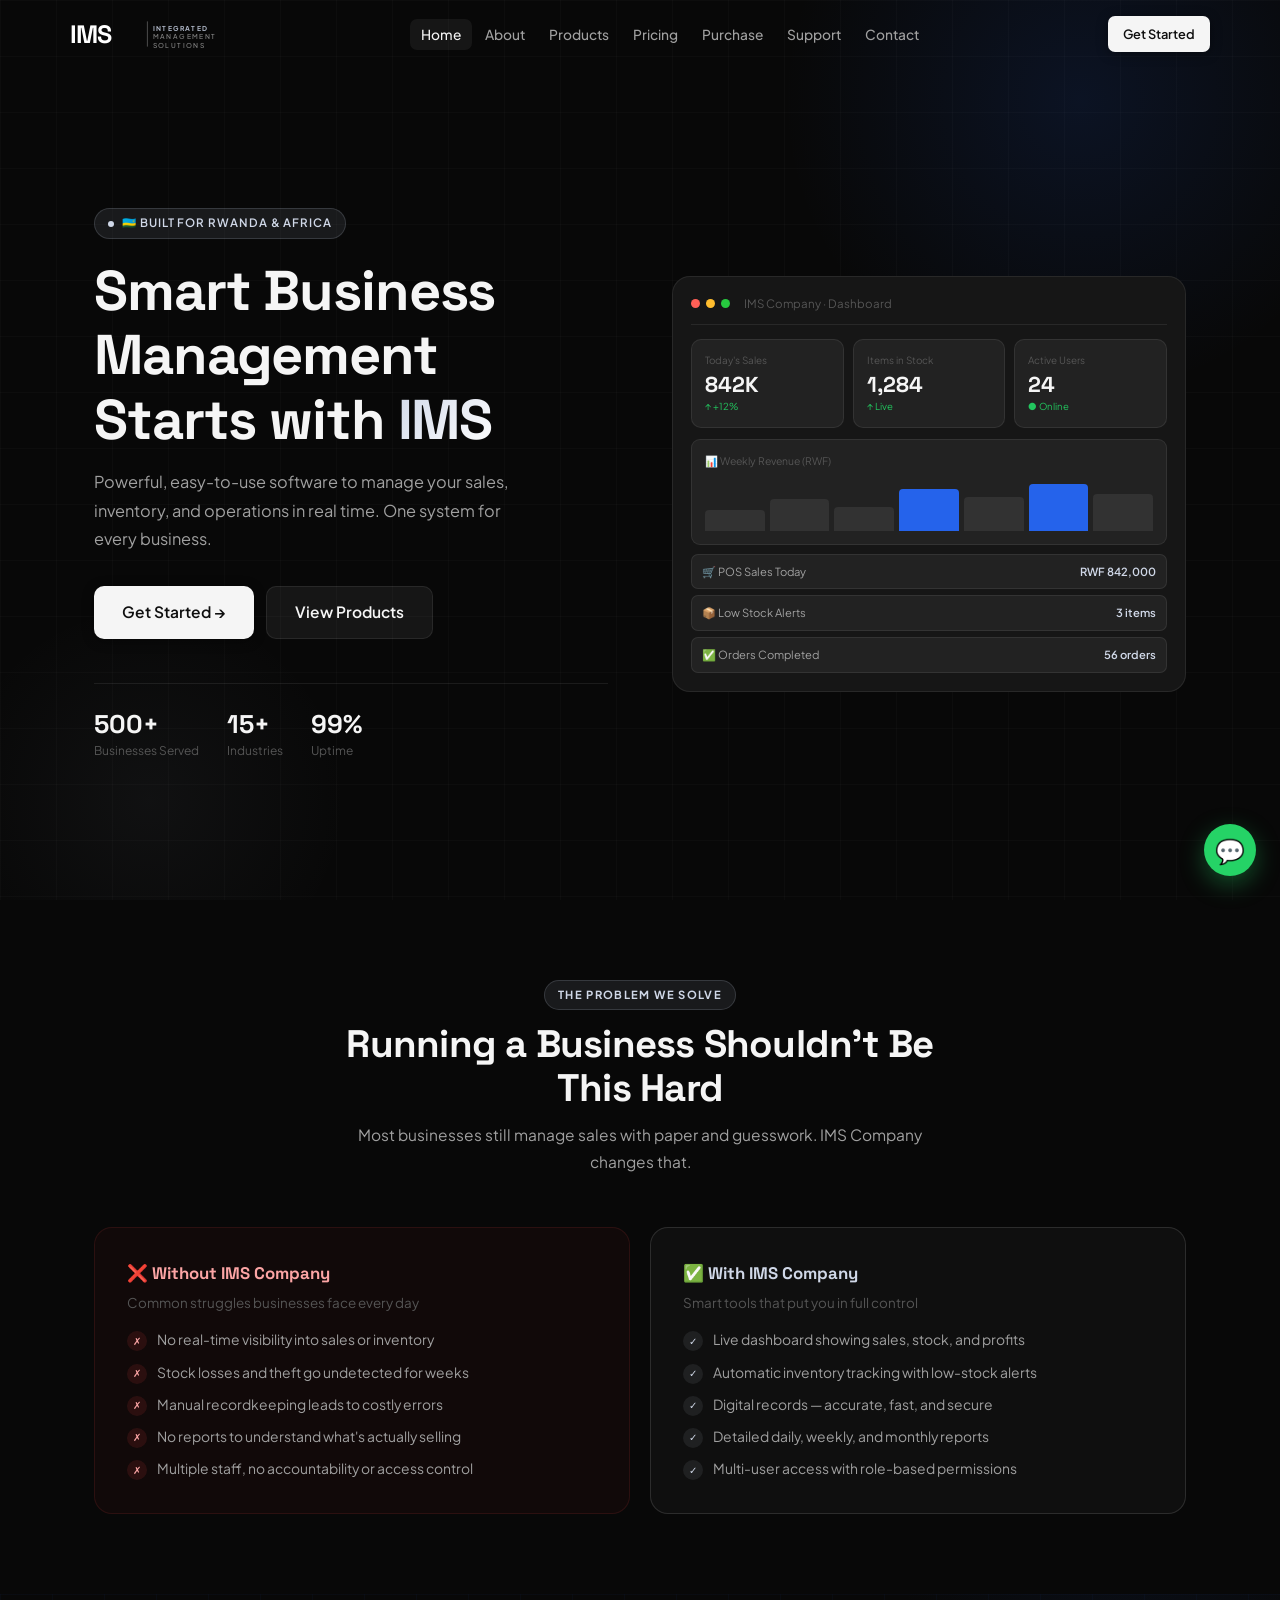
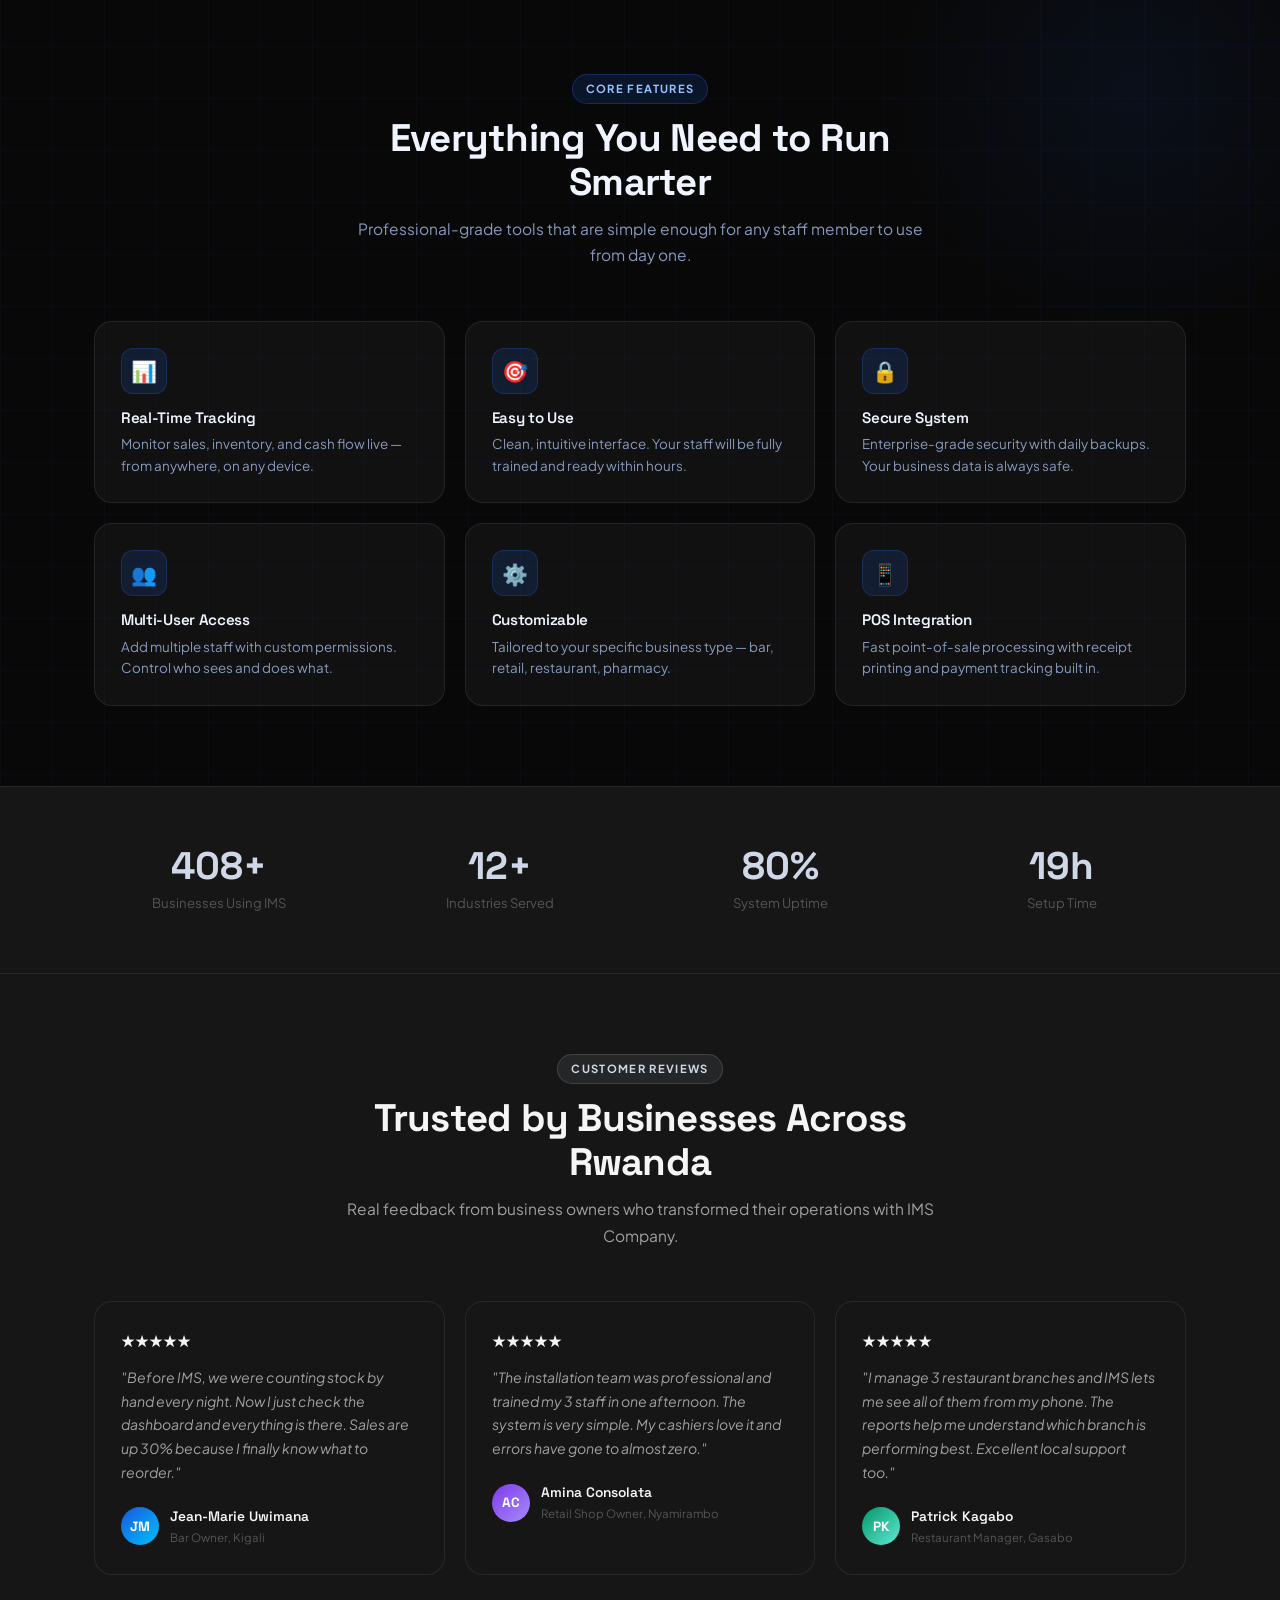
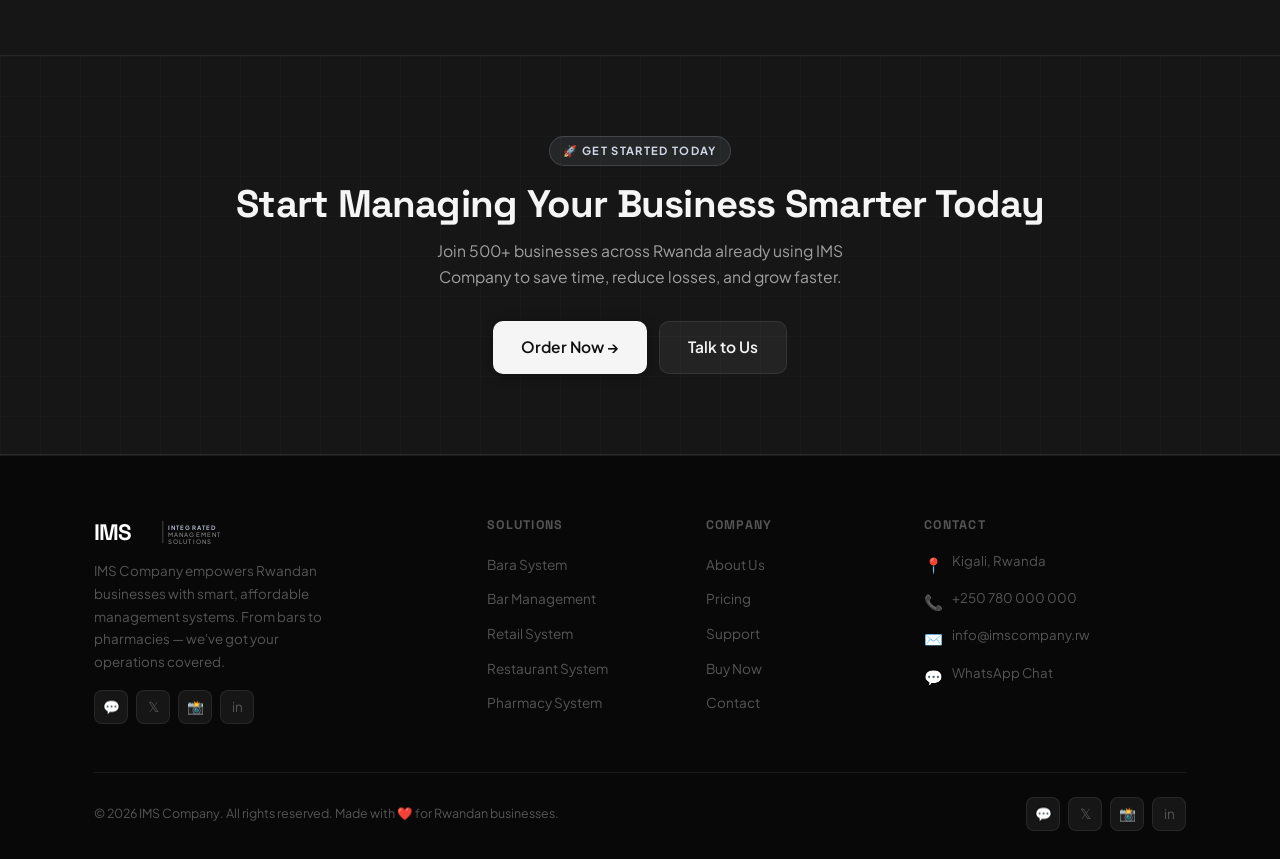
<file: ims/ims/index.html>
<!DOCTYPE html>
<html lang="en">
<head>
<meta charset="UTF-8">
<meta name="viewport" content="width=device-width, initial-scale=1.0">
<title>IMS Company – Smart Business Management Software for Africa</title>
<meta name="description" content="IMS Company provides powerful, easy-to-use business management software for retail shops, restaurants, bars, and SMEs across Rwanda and Africa.">
<link rel="stylesheet" href="css/style.css">
<link rel="icon" href="data:image/svg+xml,<svg xmlns='http://www.w3.org/2000/svg' viewBox='0 0 100 100'><rect width='100' height='100' rx='20' fill='%23D4A017'/><text y='.9em' font-size='60' x='10' fill='%23000' font-weight='900'>IMS</text></svg>">
</head>
<body>

<div id="loader"><div class="loader-logo"><svg viewBox="0 0 160 40" fill="none" xmlns="http://www.w3.org/2000/svg" style="height:40px;width:auto">
  <text x="0" y="32" font-family="Space Grotesk, sans-serif" font-weight="700" font-size="32" fill="#FFFFFF" letter-spacing="-1">IMS</text>
  <line x1="92" y1="6" x2="92" y2="36" stroke="#444444" stroke-width="1"/>
  <text x="98" y="18" font-family="Plus Jakarta Sans, sans-serif" font-weight="700" font-size="8" fill="#B0B8C8" letter-spacing="1.5">INTEGRATED</text>
  <text x="98" y="27" font-family="Plus Jakarta Sans, sans-serif" font-weight="500" font-size="8" fill="#666666" letter-spacing="1.5">MANAGEMENT</text>
  <text x="98" y="36" font-family="Plus Jakarta Sans, sans-serif" font-weight="500" font-size="8" fill="#666666" letter-spacing="1.5">SOLUTIONS</text>
</svg></div><div class="loader-bar-wrap"><div class="loader-bar"></div></div></div>

<nav class="navbar" id="navbar">
  <div class="navbar-inner">
    <a href="index.html" class="logo"><svg class="logo-svg" viewBox="0 0 180 40" fill="none" xmlns="http://www.w3.org/2000/svg">
  <text x="0" y="30" font-family="Space Grotesk, sans-serif" font-weight="700" font-size="28" fill="#FFFFFF" letter-spacing="-1">IMS</text>
  <line x1="86" y1="6" x2="86" y2="34" stroke="#555555" stroke-width="1"/>
  <text x="92" y="17" font-family="Plus Jakarta Sans, sans-serif" font-weight="700" font-size="7.5" fill="#B0B8C8" letter-spacing="1.5">INTEGRATED</text>
  <text x="92" y="26" font-family="Plus Jakarta Sans, sans-serif" font-weight="500" font-size="7.5" fill="#888888" letter-spacing="1.5">MANAGEMENT</text>
  <text x="92" y="35" font-family="Plus Jakarta Sans, sans-serif" font-weight="500" font-size="7.5" fill="#888888" letter-spacing="1.5">SOLUTIONS</text>
</svg></a>
    <ul class="nav-links">
      <li><a href="index.html" class="nav-link">Home</a></li>
      <li><a href="about.html" class="nav-link">About</a></li>
      <li><a href="products.html" class="nav-link">Products</a></li>
      <li><a href="pricing.html" class="nav-link">Pricing</a></li>
      <li><a href="purchase.html" class="nav-link">Purchase</a></li>
      <li><a href="support.html" class="nav-link">Support</a></li>
      <li><a href="contact.html" class="nav-link">Contact</a></li>
    </ul>
    <div class="nav-actions">
      <a href="purchase.html" class="btn btn-primary btn-sm">Get Started</a>
    </div>
    <button class="hamburger" id="hamburger"><span></span><span></span><span></span></button>
  </div>
</nav>
<div class="mobile-menu" id="mobileMenu">
  <a href="index.html" class="nav-link">Home</a>
  <a href="about.html" class="nav-link">About</a>
  <a href="products.html" class="nav-link">Products</a>
  <a href="pricing.html" class="nav-link">Pricing</a>
  <a href="purchase.html" class="nav-link">Purchase</a>
  <a href="support.html" class="nav-link">Support</a>
  <a href="contact.html" class="nav-link">Contact</a>
  <a href="purchase.html" class="btn btn-primary">Get Started</a>
</div>

<!-- HERO -->
<section class="hero">
  <div class="hero-bg">
    <div class="hero-grid"></div>
    <div class="hero-glow"></div>
    <div class="hero-glow-2"></div>
  </div>
  <div class="hero-content">
    <div class="hero-left">
      <div class="hero-badge">🇷🇼 Built for Rwanda &amp; Africa</div>
      <h1 class="hero-title">Smart Business Management Starts with <span class="highlight">IMS</span></h1>
      <p class="hero-subtitle">Powerful, easy-to-use software to manage your sales, inventory, and operations in real time. One system for every business.</p>
      <div class="hero-actions">
        <a href="purchase.html" class="btn btn-primary btn-lg">Get Started →</a>
        <a href="products.html" class="btn btn-ghost btn-lg">View Products</a>
      </div>
      <div class="hero-stats">
        <div><div class="hs-num"><span data-target="500" data-suffix="+">0+</span></div><div class="hs-label">Businesses Served</div></div>
        <div><div class="hs-num"><span data-target="15" data-suffix="+">0+</span></div><div class="hs-label">Industries</div></div>
        <div><div class="hs-num"><span data-target="99" data-suffix="%">0%</span></div><div class="hs-label">Uptime</div></div>
      </div>
    </div>
    <div class="hero-visual">
      <div class="hero-mockup">
        <div class="m-topbar">
          <div class="mdot"></div><div class="mdot"></div><div class="mdot"></div>
          <span class="m-title-bar">IMS Company · Dashboard</span>
        </div>
        <div class="m-stat-row">
          <div class="m-stat"><div class="m-stat-lbl">Today's Sales</div><div class="m-stat-val">842K</div><div class="m-stat-chg">↑ +12%</div></div>
          <div class="m-stat"><div class="m-stat-lbl">Items in Stock</div><div class="m-stat-val">1,284</div><div class="m-stat-chg">↑ Live</div></div>
          <div class="m-stat"><div class="m-stat-lbl">Active Users</div><div class="m-stat-val">24</div><div class="m-stat-chg">● Online</div></div>
        </div>
        <div class="m-chart">
          <div class="m-chart-lbl">📊 Weekly Revenue (RWF)</div>
          <div class="m-bars">
            <div class="m-bar" style="height:40%"></div>
            <div class="m-bar" style="height:60%"></div>
            <div class="m-bar" style="height:45%"></div>
            <div class="m-bar hi" style="height:80%"></div>
            <div class="m-bar" style="height:65%"></div>
            <div class="m-bar hi" style="height:90%"></div>
            <div class="m-bar" style="height:70%"></div>
          </div>
        </div>
        <div class="m-list">
          <div class="m-list-item"><span class="m-item-name">🛒 POS Sales Today</span><span class="m-item-val">RWF 842,000</span></div>
          <div class="m-list-item"><span class="m-item-name">📦 Low Stock Alerts</span><span class="m-item-val">3 items</span></div>
          <div class="m-list-item"><span class="m-item-name">✅ Orders Completed</span><span class="m-item-val">56 orders</span></div>
        </div>
      </div>
    </div>
  </div>
</section>

<!-- PROBLEM / SOLUTION -->
<section class="ps-section section">
  <div class="container">
    <div class="section-header reveal">
      <div class="section-tag">The Problem We Solve</div>
      <h2>Running a Business Shouldn't Be This Hard</h2>
      <p>Most businesses still manage sales with paper and guesswork. IMS Company changes that.</p>
    </div>
    <div class="ps-grid">
      <div class="ps-box ps-problem reveal">
        <div class="ps-box-title">❌ Without IMS Company</div>
        <div class="ps-box-sub">Common struggles businesses face every day</div>
        <div class="ps-list">
          <div class="ps-item"><div class="ps-ic">✗</div><span>No real-time visibility into sales or inventory</span></div>
          <div class="ps-item"><div class="ps-ic">✗</div><span>Stock losses and theft go undetected for weeks</span></div>
          <div class="ps-item"><div class="ps-ic">✗</div><span>Manual recordkeeping leads to costly errors</span></div>
          <div class="ps-item"><div class="ps-ic">✗</div><span>No reports to understand what's actually selling</span></div>
          <div class="ps-item"><div class="ps-ic">✗</div><span>Multiple staff, no accountability or access control</span></div>
        </div>
      </div>
      <div class="ps-box ps-solution reveal reveal-d2">
        <div class="ps-box-title">✅ With IMS Company</div>
        <div class="ps-box-sub">Smart tools that put you in full control</div>
        <div class="ps-list">
          <div class="ps-item"><div class="ps-ic">✓</div><span>Live dashboard showing sales, stock, and profits</span></div>
          <div class="ps-item"><div class="ps-ic">✓</div><span>Automatic inventory tracking with low-stock alerts</span></div>
          <div class="ps-item"><div class="ps-ic">✓</div><span>Digital records — accurate, fast, and secure</span></div>
          <div class="ps-item"><div class="ps-ic">✓</div><span>Detailed daily, weekly, and monthly reports</span></div>
          <div class="ps-item"><div class="ps-ic">✓</div><span>Multi-user access with role-based permissions</span></div>
        </div>
      </div>
    </div>
  </div>
</section>

<!-- FEATURES -->
<section class="section section-darkblue">
  <div class="container">
    <div class="section-header reveal">
      <div class="section-tag">Core Features</div>
      <h2>Everything You Need to Run Smarter</h2>
      <p>Professional-grade tools that are simple enough for any staff member to use from day one.</p>
    </div>
    <div class="features-grid">
      <div class="feat-card reveal"><div class="feat-icon">📊</div><h4>Real-Time Tracking</h4><p>Monitor sales, inventory, and cash flow live — from anywhere, on any device.</p></div>
      <div class="feat-card reveal reveal-d1"><div class="feat-icon">🎯</div><h4>Easy to Use</h4><p>Clean, intuitive interface. Your staff will be fully trained and ready within hours.</p></div>
      <div class="feat-card reveal reveal-d2"><div class="feat-icon">🔒</div><h4>Secure System</h4><p>Enterprise-grade security with daily backups. Your business data is always safe.</p></div>
      <div class="feat-card reveal reveal-d1"><div class="feat-icon">👥</div><h4>Multi-User Access</h4><p>Add multiple staff with custom permissions. Control who sees and does what.</p></div>
      <div class="feat-card reveal reveal-d2"><div class="feat-icon">⚙️</div><h4>Customizable</h4><p>Tailored to your specific business type — bar, retail, restaurant, pharmacy.</p></div>
      <div class="feat-card reveal reveal-d3"><div class="feat-icon">📱</div><h4>POS Integration</h4><p>Fast point-of-sale processing with receipt printing and payment tracking built in.</p></div>
    </div>
  </div>
</section>

<!-- STATS -->
<section class="stats-banner">
  <div class="container">
    <div class="stats-grid">
      <div class="reveal"><div class="stat-num"><span data-target="500" data-suffix="+">0+</span></div><div class="stat-label">Businesses Using IMS</div></div>
      <div class="reveal reveal-d1"><div class="stat-num"><span data-target="15" data-suffix="+">0+</span></div><div class="stat-label">Industries Served</div></div>
      <div class="reveal reveal-d2"><div class="stat-num"><span data-target="99" data-suffix="%">0%</span></div><div class="stat-label">System Uptime</div></div>
      <div class="reveal reveal-d3"><div class="stat-num"><span data-target="24" data-suffix="h">0h</span></div><div class="stat-label">Setup Time</div></div>
    </div>
  </div>
</section>

<!-- TESTIMONIALS -->
<section class="section" style="background:var(--bg-card)">
  <div class="container">
    <div class="section-header reveal">
      <div class="section-tag">Customer Reviews</div>
      <h2>Trusted by Businesses Across Rwanda</h2>
      <p>Real feedback from business owners who transformed their operations with IMS Company.</p>
    </div>
    <div class="testi-grid">
      <div class="testi-card reveal">
        <div class="testi-stars">★★★★★</div>
        <p class="testi-text">"Before IMS, we were counting stock by hand every night. Now I just check the dashboard and everything is there. Sales are up 30% because I finally know what to reorder."</p>
        <div class="testi-author">
          <div class="testi-avatar" style="background:linear-gradient(135deg,#1A56DB,#00C2FF)">JM</div>
          <div><div class="testi-name">Jean-Marie Uwimana</div><div class="testi-role">Bar Owner, Kigali</div></div>
        </div>
      </div>
      <div class="testi-card reveal reveal-d1">
        <div class="testi-stars">★★★★★</div>
        <p class="testi-text">"The installation team was professional and trained my 3 staff in one afternoon. The system is very simple. My cashiers love it and errors have gone to almost zero."</p>
        <div class="testi-author">
          <div class="testi-avatar" style="background:linear-gradient(135deg,#7C3AED,#A78BFA)">AC</div>
          <div><div class="testi-name">Amina Consolata</div><div class="testi-role">Retail Shop Owner, Nyamirambo</div></div>
        </div>
      </div>
      <div class="testi-card reveal reveal-d2">
        <div class="testi-stars">★★★★★</div>
        <p class="testi-text">"I manage 3 restaurant branches and IMS lets me see all of them from my phone. The reports help me understand which branch is performing best. Excellent local support too."</p>
        <div class="testi-author">
          <div class="testi-avatar" style="background:linear-gradient(135deg,#059669,#5EEAD4)">PK</div>
          <div><div class="testi-name">Patrick Kagabo</div><div class="testi-role">Restaurant Manager, Gasabo</div></div>
        </div>
      </div>
    </div>
  </div>
</section>

<!-- CTA -->
<section class="cta-banner">
  <div class="container">
    <div class="cta-inner reveal">
      <div class="section-tag" style="margin:0 auto 16px">🚀 Get Started Today</div>
      <h2>Start Managing Your Business Smarter Today</h2>
      <p>Join 500+ businesses across Rwanda already using IMS Company to save time, reduce losses, and grow faster.</p>
      <div class="cta-actions">
        <a href="purchase.html" class="btn btn-primary btn-lg">Order Now →</a>
        <a href="contact.html" class="btn btn-ghost btn-lg">Talk to Us</a>
      </div>
    </div>
  </div>
</section>

<!-- FOOTER -->
<footer class="footer">
  <div class="container">
    <div class="footer-grid">
      <div class="footer-brand">
        <a href="index.html" class="logo"><svg viewBox="0 0 180 40" fill="none" xmlns="http://www.w3.org/2000/svg" style="height:32px;width:auto">
  <text x="0" y="30" font-family="Space Grotesk, sans-serif" font-weight="700" font-size="28" fill="#FFFFFF" letter-spacing="-1">IMS</text>
  <line x1="86" y1="6" x2="86" y2="34" stroke="#555555" stroke-width="1"/>
  <text x="92" y="17" font-family="Plus Jakarta Sans, sans-serif" font-weight="700" font-size="7.5" fill="#B0B8C8" letter-spacing="1.5">INTEGRATED</text>
  <text x="92" y="26" font-family="Plus Jakarta Sans, sans-serif" font-weight="500" font-size="7.5" fill="#888888" letter-spacing="1.5">MANAGEMENT</text>
  <text x="92" y="35" font-family="Plus Jakarta Sans, sans-serif" font-weight="500" font-size="7.5" fill="#888888" letter-spacing="1.5">SOLUTIONS</text>
</svg></a>
        <p>IMS Company empowers Rwandan businesses with smart, affordable management systems. From bars to pharmacies — we've got your operations covered.</p>
        <div class="social-links" style="margin-top:16px">
          <a href="https://wa.me/250780000000" class="social-link wa" target="_blank" title="WhatsApp">💬</a>
          <a href="#" class="social-link" title="Twitter / X">𝕏</a>
          <a href="#" class="social-link" title="Instagram">📸</a>
          <a href="#" class="social-link" title="LinkedIn">in</a>
        </div>
      </div>
      <div>
        <div class="footer-col-title">Solutions</div>
        <ul class="footer-links">
          <li><a href="products.html" class="footer-link">Bara System</a></li>
          <li><a href="products.html" class="footer-link">Bar Management</a></li>
          <li><a href="products.html" class="footer-link">Retail System</a></li>
          <li><a href="products.html" class="footer-link">Restaurant System</a></li>
          <li><a href="products.html" class="footer-link">Pharmacy System</a></li>
        </ul>
      </div>
      <div>
        <div class="footer-col-title">Company</div>
        <ul class="footer-links">
          <li><a href="about.html" class="footer-link">About Us</a></li>
          <li><a href="pricing.html" class="footer-link">Pricing</a></li>
          <li><a href="support.html" class="footer-link">Support</a></li>
          <li><a href="purchase.html" class="footer-link">Buy Now</a></li>
          <li><a href="contact.html" class="footer-link">Contact</a></li>
        </ul>
      </div>
      <div>
        <div class="footer-col-title">Contact</div>
        <div class="footer-contact-item"><span class="footer-contact-ic">📍</span><span class="footer-contact-text">Kigali, Rwanda</span></div>
        <div class="footer-contact-item"><span class="footer-contact-ic">📞</span><span class="footer-contact-text">+250 780 000 000</span></div>
        <div class="footer-contact-item"><span class="footer-contact-ic">✉️</span><span class="footer-contact-text">info@imscompany.rw</span></div>
        <div class="footer-contact-item"><span class="footer-contact-ic">💬</span><span class="footer-contact-text">WhatsApp Chat</span></div>
      </div>
    </div>
    <div class="footer-bottom">
      <div class="footer-copy">© 2026 IMS Company. All rights reserved. Made with ❤️ for Rwandan businesses.</div>
      <div class="social-links">
        <a href="https://wa.me/250780000000" class="social-link wa" target="_blank">💬</a>
        <a href="#" class="social-link">𝕏</a>
        <a href="#" class="social-link">📸</a>
        <a href="#" class="social-link">in</a>
      </div>
    </div>
  </div>
</footer>

<a href="https://wa.me/250780000000" class="whatsapp-float" target="_blank" aria-label="WhatsApp">💬</a>
<div class="mobile-cta-bar">
  <a href="contact.html" class="btn btn-outline">Talk to Us</a>
  <a href="purchase.html" class="btn btn-primary">Get Started</a>
</div>
<script src="js/main.js"></script>
</body>
</html>
</file>
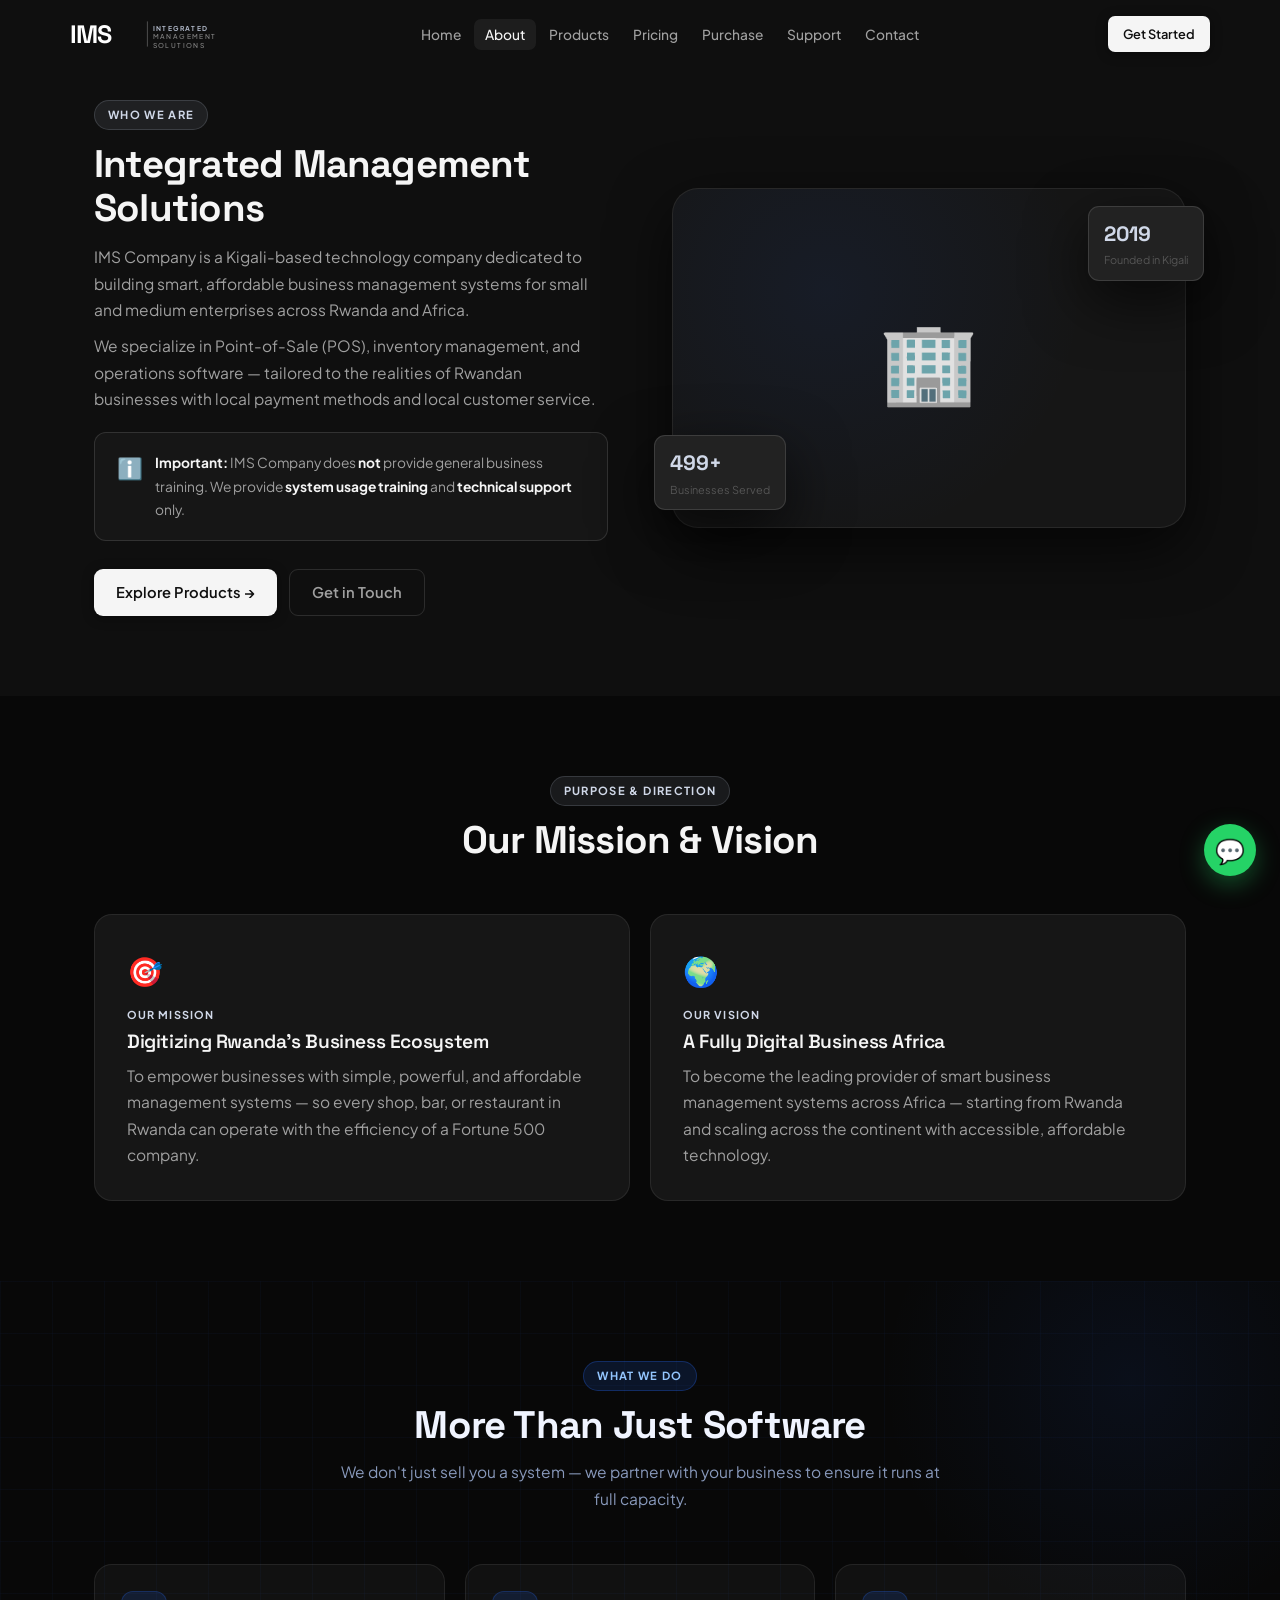
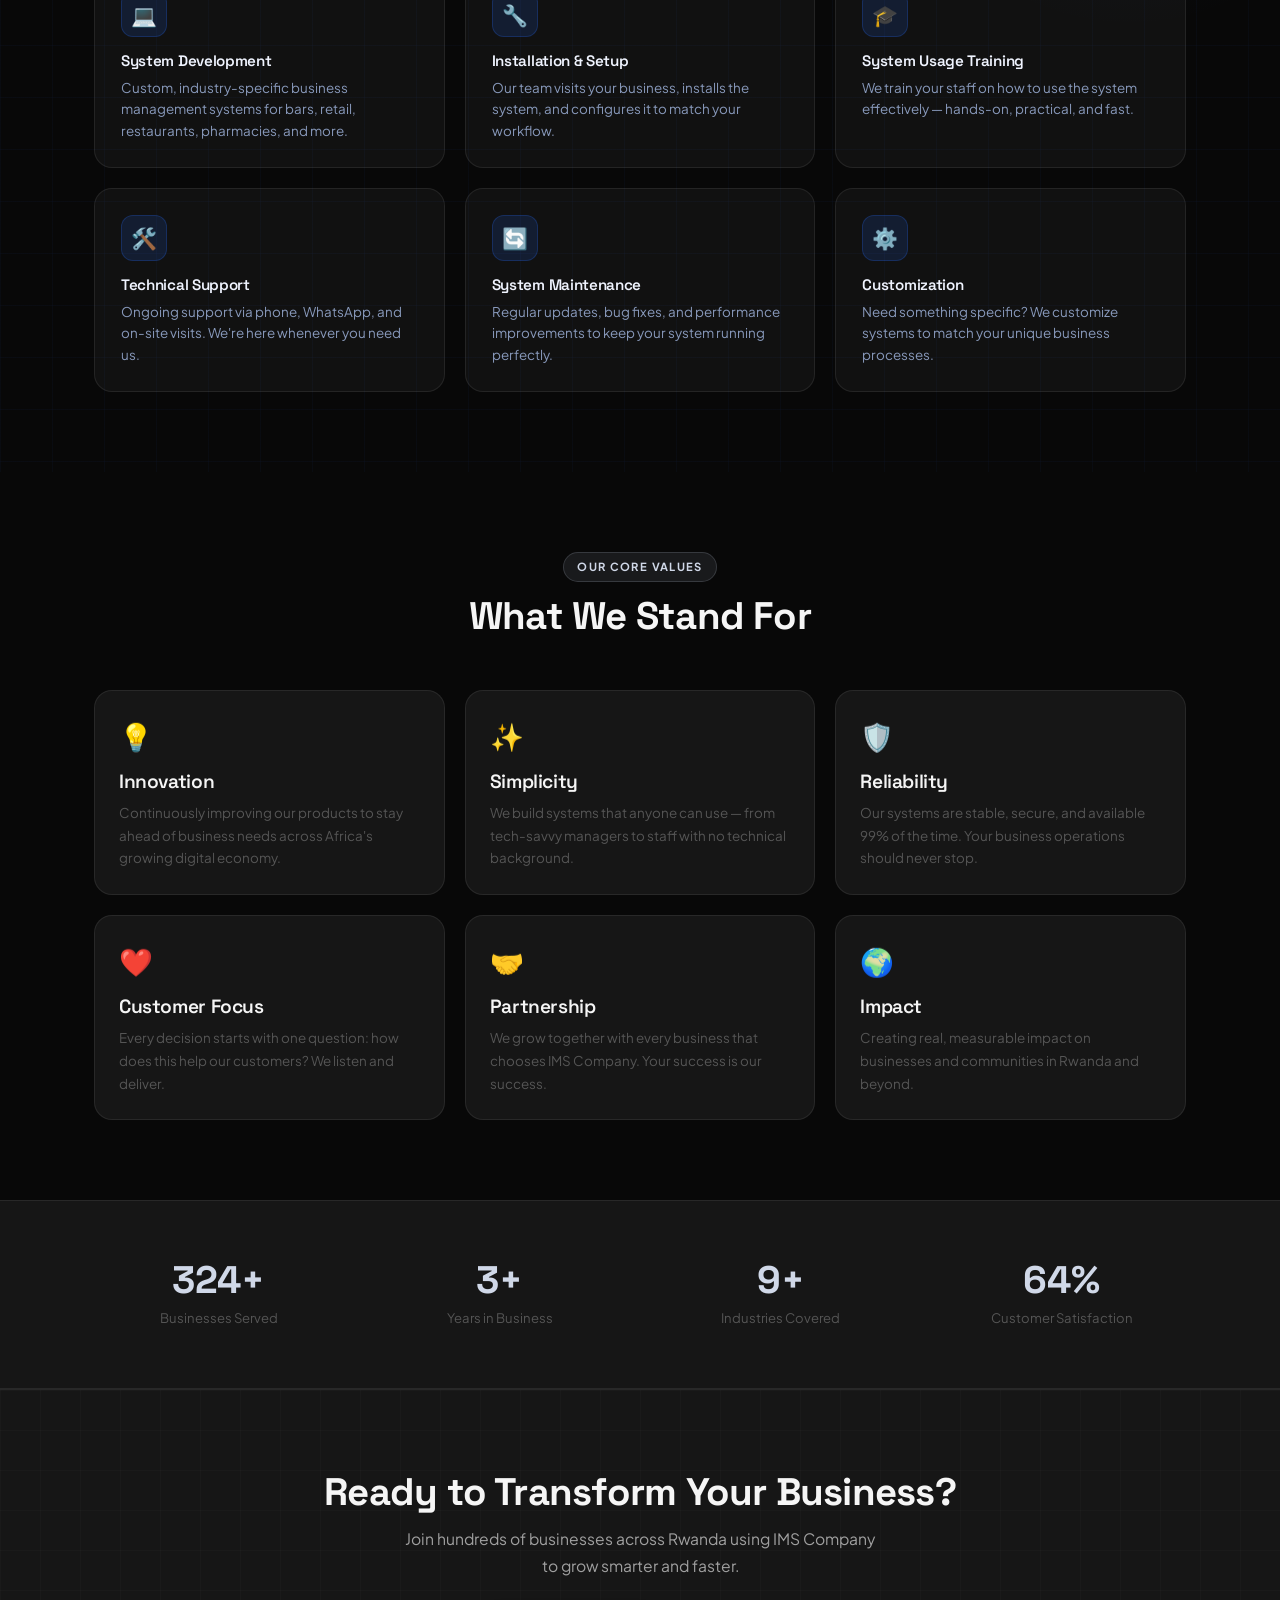
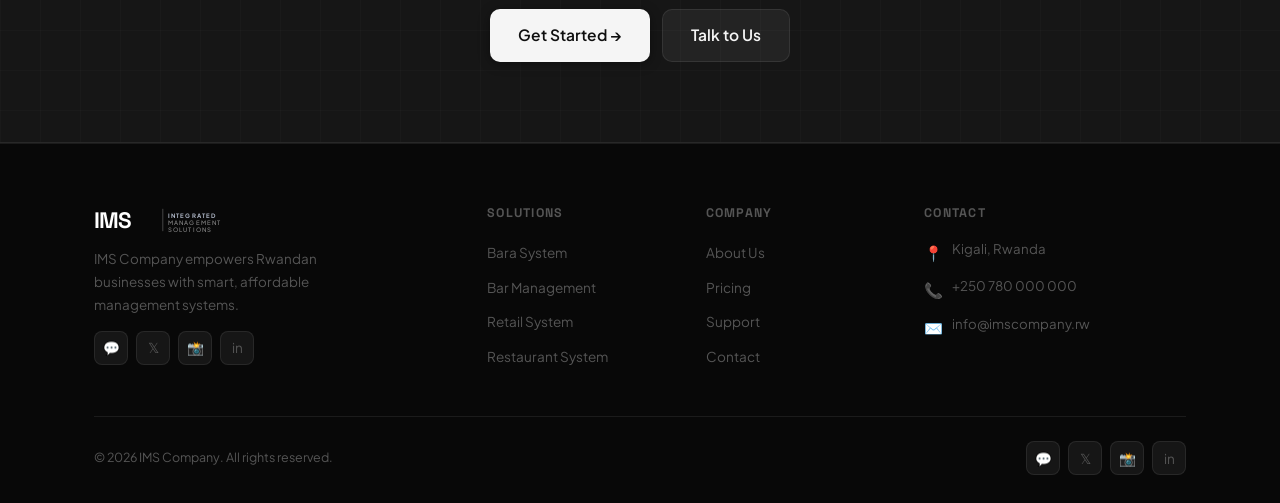
<file: ims/ims/about.html>
<!DOCTYPE html>
<html lang="en">
<head>
<meta charset="UTF-8"><meta name="viewport" content="width=device-width, initial-scale=1.0">
<title>About IMS Company – Empowering Rwandan Businesses</title>
<meta name="description" content="Learn about IMS Company — Rwanda's leading provider of business management software.">
<link rel="stylesheet" href="css/style.css">
<link rel="icon" href="data:image/svg+xml,<svg xmlns='http://www.w3.org/2000/svg' viewBox='0 0 100 100'><rect width='100' height='100' rx='20' fill='%23D4A017'/><text y='.9em' font-size='60' x='10' fill='%23000' font-weight='900'>IMS</text></svg>">
</head>
<body>
<div id="loader"><div class="loader-logo"><svg viewBox="0 0 160 40" fill="none" xmlns="http://www.w3.org/2000/svg" style="height:40px;width:auto">
  <text x="0" y="32" font-family="Space Grotesk, sans-serif" font-weight="700" font-size="32" fill="#FFFFFF" letter-spacing="-1">IMS</text>
  <line x1="92" y1="6" x2="92" y2="36" stroke="#444444" stroke-width="1"/>
  <text x="98" y="18" font-family="Plus Jakarta Sans, sans-serif" font-weight="700" font-size="8" fill="#B0B8C8" letter-spacing="1.5">INTEGRATED</text>
  <text x="98" y="27" font-family="Plus Jakarta Sans, sans-serif" font-weight="500" font-size="8" fill="#666666" letter-spacing="1.5">MANAGEMENT</text>
  <text x="98" y="36" font-family="Plus Jakarta Sans, sans-serif" font-weight="500" font-size="8" fill="#666666" letter-spacing="1.5">SOLUTIONS</text>
</svg></div><div class="loader-bar-wrap"><div class="loader-bar"></div></div></div>

<nav class="navbar" id="navbar">
  <div class="navbar-inner">
    <a href="index.html" class="logo"><svg class="logo-svg" viewBox="0 0 180 40" fill="none" xmlns="http://www.w3.org/2000/svg">
  <text x="0" y="30" font-family="Space Grotesk, sans-serif" font-weight="700" font-size="28" fill="#FFFFFF" letter-spacing="-1">IMS</text>
  <line x1="86" y1="6" x2="86" y2="34" stroke="#555555" stroke-width="1"/>
  <text x="92" y="17" font-family="Plus Jakarta Sans, sans-serif" font-weight="700" font-size="7.5" fill="#B0B8C8" letter-spacing="1.5">INTEGRATED</text>
  <text x="92" y="26" font-family="Plus Jakarta Sans, sans-serif" font-weight="500" font-size="7.5" fill="#888888" letter-spacing="1.5">MANAGEMENT</text>
  <text x="92" y="35" font-family="Plus Jakarta Sans, sans-serif" font-weight="500" font-size="7.5" fill="#888888" letter-spacing="1.5">SOLUTIONS</text>
</svg></a>
    <ul class="nav-links">
      <li><a href="index.html" class="nav-link">Home</a></li><li><a href="about.html" class="nav-link active">About</a></li>
      <li><a href="products.html" class="nav-link">Products</a></li><li><a href="pricing.html" class="nav-link">Pricing</a></li>
      <li><a href="purchase.html" class="nav-link">Purchase</a></li><li><a href="support.html" class="nav-link">Support</a></li>
      <li><a href="contact.html" class="nav-link">Contact</a></li>
    </ul>
    <div class="nav-actions"><a href="purchase.html" class="btn btn-primary btn-sm">Get Started</a></div>
    <button class="hamburger" id="hamburger"><span></span><span></span><span></span></button>
  </div>
</nav>
<div class="mobile-menu" id="mobileMenu">
  <a href="index.html" class="nav-link">Home</a><a href="about.html" class="nav-link">About</a>
  <a href="products.html" class="nav-link">Products</a><a href="pricing.html" class="nav-link">Pricing</a>
  <a href="purchase.html" class="nav-link">Purchase</a><a href="support.html" class="nav-link">Support</a>
  <a href="contact.html" class="nav-link">Contact</a>
  <a href="purchase.html" class="btn btn-primary">Get Started</a>
</div>

<!-- WHO WE ARE -->
<section style="padding-top:100px" class="section">
  <div class="container">
    <div class="about-grid">
      <div class="reveal">
        <div class="section-tag">Who We Are</div>
        <h2>Integrated Management Solutions</h2>
        <p style="margin-top:14px">IMS Company is a Kigali-based technology company dedicated to building smart, affordable business management systems for small and medium enterprises across Rwanda and Africa.</p>
        <p style="margin-top:10px">We specialize in Point-of-Sale (POS), inventory management, and operations software — tailored to the realities of Rwandan businesses with local payment methods and local customer service.</p>
        <div class="notice-box" style="margin-top:20px">
          <span style="font-size:1.3rem">ℹ️</span>
          <p><strong>Important:</strong> IMS Company does <strong>not</strong> provide general business training. We provide <strong>system usage training</strong> and <strong>technical support</strong> only.</p>
        </div>
        <div style="margin-top:28px;display:flex;gap:12px;flex-wrap:wrap">
          <a href="products.html" class="btn btn-primary">Explore Products →</a>
          <a href="contact.html" class="btn btn-outline">Get in Touch</a>
        </div>
      </div>
      <div class="reveal reveal-d2" style="position:relative">
        <div class="about-img-inner"><div class="about-big-icon">🏢</div></div>
        <div class="about-float-card c1"><div class="afc-num" data-target="500" data-suffix="+">0+</div><div class="afc-lbl">Businesses Served</div></div>
        <div class="about-float-card c2"><div class="afc-num">2019</div><div class="afc-lbl">Founded in Kigali</div></div>
      </div>
    </div>
  </div>
</section>

<!-- MISSION & VISION -->
<section class="section" style="background:var(--bg-deepest)">
  <div class="container">
    <div class="section-header reveal">
      <div class="section-tag">Purpose & Direction</div>
      <h2>Our Mission &amp; Vision</h2>
    </div>
    <div class="mv-grid">
      <div class="mv-card reveal">
        <div class="mv-icon">🎯</div>
        <div class="mv-tag">Our Mission</div>
        <h3>Digitizing Rwanda's Business Ecosystem</h3>
        <p style="margin-top:10px">To empower businesses with simple, powerful, and affordable management systems — so every shop, bar, or restaurant in Rwanda can operate with the efficiency of a Fortune 500 company.</p>
      </div>
      <div class="mv-card reveal reveal-d2">
        <div class="mv-icon">🌍</div>
        <div class="mv-tag">Our Vision</div>
        <h3>A Fully Digital Business Africa</h3>
        <p style="margin-top:10px">To become the leading provider of smart business management systems across Africa — starting from Rwanda and scaling across the continent with accessible, affordable technology.</p>
      </div>
    </div>
  </div>
</section>

<!-- WHAT WE DO -->
<section class="section section-darkblue">
  <div class="container">
    <div class="section-header reveal">
      <div class="section-tag">What We Do</div>
      <h2>More Than Just Software</h2>
      <p>We don't just sell you a system — we partner with your business to ensure it runs at full capacity.</p>
    </div>
    <div class="features-grid">
      <div class="feat-card reveal"><div class="feat-icon">💻</div><h4>System Development</h4><p>Custom, industry-specific business management systems for bars, retail, restaurants, pharmacies, and more.</p></div>
      <div class="feat-card reveal reveal-d1"><div class="feat-icon">🔧</div><h4>Installation &amp; Setup</h4><p>Our team visits your business, installs the system, and configures it to match your workflow.</p></div>
      <div class="feat-card reveal reveal-d2"><div class="feat-icon">🎓</div><h4>System Usage Training</h4><p>We train your staff on how to use the system effectively — hands-on, practical, and fast.</p></div>
      <div class="feat-card reveal"><div class="feat-icon">🛠️</div><h4>Technical Support</h4><p>Ongoing support via phone, WhatsApp, and on-site visits. We're here whenever you need us.</p></div>
      <div class="feat-card reveal reveal-d1"><div class="feat-icon">🔄</div><h4>System Maintenance</h4><p>Regular updates, bug fixes, and performance improvements to keep your system running perfectly.</p></div>
      <div class="feat-card reveal reveal-d2"><div class="feat-icon">⚙️</div><h4>Customization</h4><p>Need something specific? We customize systems to match your unique business processes.</p></div>
    </div>
  </div>
</section>

<!-- CORE VALUES -->
<section class="section" style="background:var(--bg-deepest)">
  <div class="container">
    <div class="section-header reveal">
      <div class="section-tag">Our Core Values</div>
      <h2>What We Stand For</h2>
    </div>
    <div class="why-grid">
      <div class="why-card reveal"><div class="why-icon">💡</div><h3>Innovation</h3><p style="margin-top:9px;font-size:0.84rem;color:var(--text-muted)">Continuously improving our products to stay ahead of business needs across Africa's growing digital economy.</p></div>
      <div class="why-card reveal reveal-d1"><div class="why-icon">✨</div><h3>Simplicity</h3><p style="margin-top:9px;font-size:0.84rem;color:var(--text-muted)">We build systems that anyone can use — from tech-savvy managers to staff with no technical background.</p></div>
      <div class="why-card reveal reveal-d2"><div class="why-icon">🛡️</div><h3>Reliability</h3><p style="margin-top:9px;font-size:0.84rem;color:var(--text-muted)">Our systems are stable, secure, and available 99% of the time. Your business operations should never stop.</p></div>
      <div class="why-card reveal"><div class="why-icon">❤️</div><h3>Customer Focus</h3><p style="margin-top:9px;font-size:0.84rem;color:var(--text-muted)">Every decision starts with one question: how does this help our customers? We listen and deliver.</p></div>
      <div class="why-card reveal reveal-d1"><div class="why-icon">🤝</div><h3>Partnership</h3><p style="margin-top:9px;font-size:0.84rem;color:var(--text-muted)">We grow together with every business that chooses IMS Company. Your success is our success.</p></div>
      <div class="why-card reveal reveal-d2"><div class="why-icon">🌍</div><h3>Impact</h3><p style="margin-top:9px;font-size:0.84rem;color:var(--text-muted)">Creating real, measurable impact on businesses and communities in Rwanda and beyond.</p></div>
    </div>
  </div>
</section>

<!-- STATS -->
<section class="stats-banner">
  <div class="container">
    <div class="stats-grid">
      <div class="reveal"><div class="stat-num"><span data-target="500" data-suffix="+">0+</span></div><div class="stat-label">Businesses Served</div></div>
      <div class="reveal reveal-d1"><div class="stat-num"><span data-target="5" data-suffix="+">0+</span></div><div class="stat-label">Years in Business</div></div>
      <div class="reveal reveal-d2"><div class="stat-num"><span data-target="15" data-suffix="+">0+</span></div><div class="stat-label">Industries Covered</div></div>
      <div class="reveal reveal-d3"><div class="stat-num"><span data-target="99" data-suffix="%">0%</span></div><div class="stat-label">Customer Satisfaction</div></div>
    </div>
  </div>
</section>

<section class="cta-banner">
  <div class="container">
    <div class="cta-inner reveal">
      <h2>Ready to Transform Your Business?</h2>
      <p>Join hundreds of businesses across Rwanda using IMS Company to grow smarter and faster.</p>
      <div class="cta-actions">
        <a href="purchase.html" class="btn btn-primary btn-lg">Get Started →</a>
        <a href="contact.html" class="btn btn-ghost btn-lg">Talk to Us</a>
      </div>
    </div>
  </div>
</section>

<footer class="footer">
  <div class="container">
    <div class="footer-grid">
      <div class="footer-brand">
        <a href="index.html" class="logo"><svg viewBox="0 0 180 40" fill="none" xmlns="http://www.w3.org/2000/svg" style="height:32px;width:auto">
  <text x="0" y="30" font-family="Space Grotesk, sans-serif" font-weight="700" font-size="28" fill="#FFFFFF" letter-spacing="-1">IMS</text>
  <line x1="86" y1="6" x2="86" y2="34" stroke="#555555" stroke-width="1"/>
  <text x="92" y="17" font-family="Plus Jakarta Sans, sans-serif" font-weight="700" font-size="7.5" fill="#B0B8C8" letter-spacing="1.5">INTEGRATED</text>
  <text x="92" y="26" font-family="Plus Jakarta Sans, sans-serif" font-weight="500" font-size="7.5" fill="#888888" letter-spacing="1.5">MANAGEMENT</text>
  <text x="92" y="35" font-family="Plus Jakarta Sans, sans-serif" font-weight="500" font-size="7.5" fill="#888888" letter-spacing="1.5">SOLUTIONS</text>
</svg></a>
        <p>IMS Company empowers Rwandan businesses with smart, affordable management systems.</p>
        <div class="social-links" style="margin-top:14px">
          <a href="https://wa.me/250780000000" class="social-link wa" target="_blank">💬</a>
          <a href="#" class="social-link">𝕏</a><a href="#" class="social-link">📸</a><a href="#" class="social-link">in</a>
        </div>
      </div>
      <div><div class="footer-col-title">Solutions</div><ul class="footer-links"><li><a href="products.html" class="footer-link">Bara System</a></li><li><a href="products.html" class="footer-link">Bar Management</a></li><li><a href="products.html" class="footer-link">Retail System</a></li><li><a href="products.html" class="footer-link">Restaurant System</a></li></ul></div>
      <div><div class="footer-col-title">Company</div><ul class="footer-links"><li><a href="about.html" class="footer-link">About Us</a></li><li><a href="pricing.html" class="footer-link">Pricing</a></li><li><a href="support.html" class="footer-link">Support</a></li><li><a href="contact.html" class="footer-link">Contact</a></li></ul></div>
      <div><div class="footer-col-title">Contact</div><div class="footer-contact-item"><span class="footer-contact-ic">📍</span><span class="footer-contact-text">Kigali, Rwanda</span></div><div class="footer-contact-item"><span class="footer-contact-ic">📞</span><span class="footer-contact-text">+250 780 000 000</span></div><div class="footer-contact-item"><span class="footer-contact-ic">✉️</span><span class="footer-contact-text">info@imscompany.rw</span></div></div>
    </div>
    <div class="footer-bottom"><div class="footer-copy">© 2026 IMS Company. All rights reserved.</div><div class="social-links"><a href="https://wa.me/250780000000" class="social-link wa" target="_blank">💬</a><a href="#" class="social-link">𝕏</a><a href="#" class="social-link">📸</a><a href="#" class="social-link">in</a></div></div>
  </div>
</footer>
<a href="https://wa.me/250780000000" class="whatsapp-float" target="_blank">💬</a>
<div class="mobile-cta-bar"><a href="contact.html" class="btn btn-outline">Talk to Us</a><a href="purchase.html" class="btn btn-primary">Get Started</a></div>
<script src="js/main.js"></script>
</body></html>
</file>
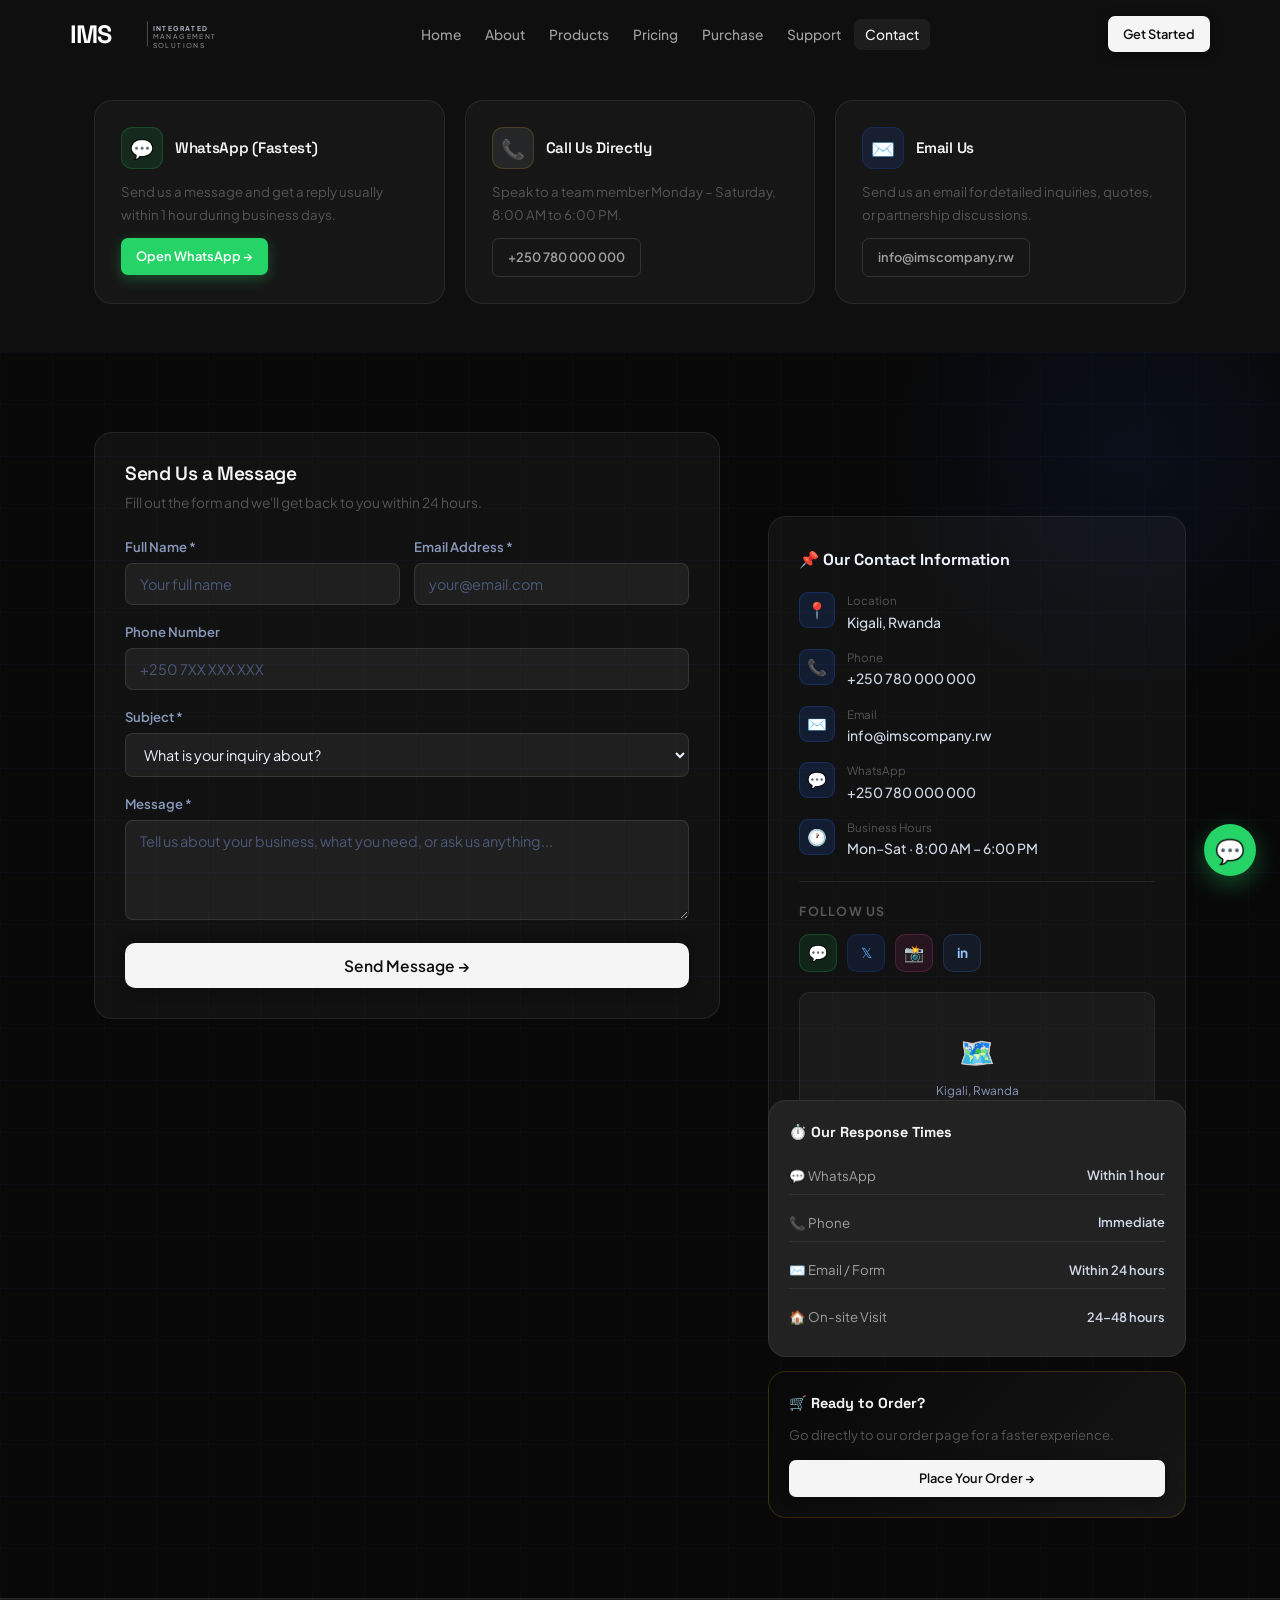
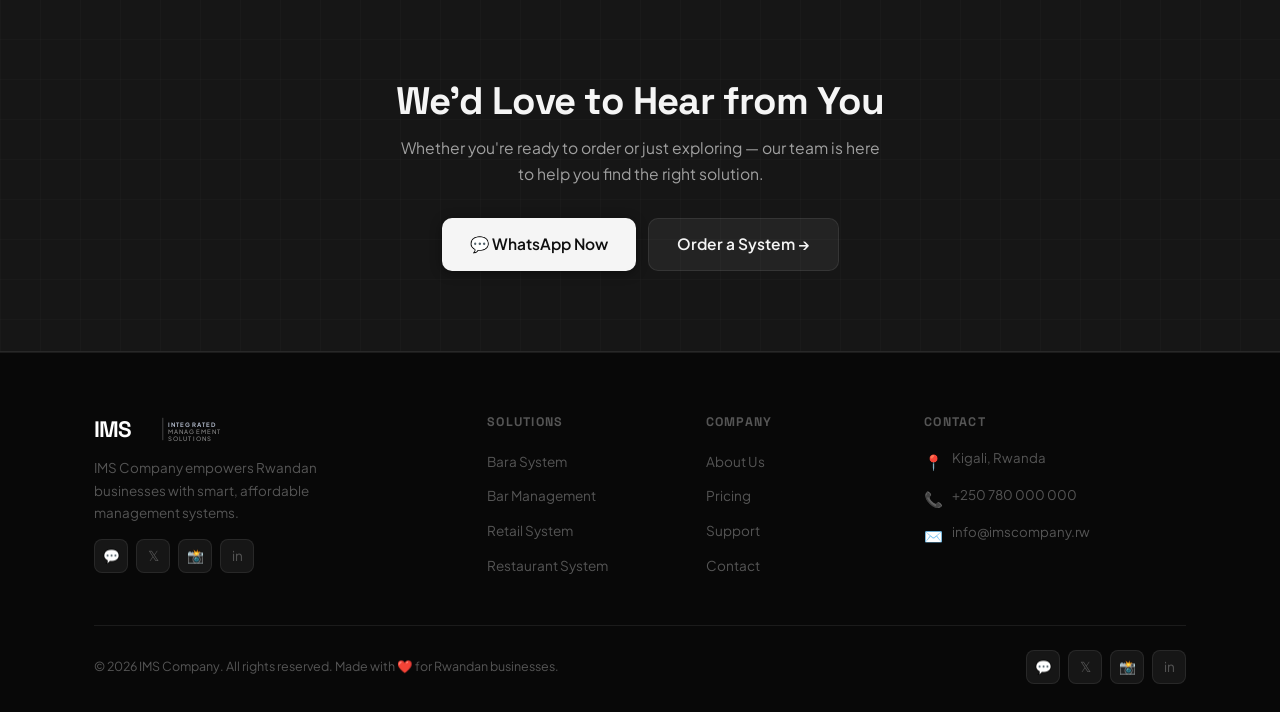
<file: ims/ims/contact.html>
<!DOCTYPE html>
<html lang="en">
<head>
<meta charset="UTF-8"><meta name="viewport" content="width=device-width, initial-scale=1.0">
<title>Contact IMS Company – Get in Touch with Our Team in Kigali</title>
<meta name="description" content="Contact IMS Company in Kigali, Rwanda. Send us a message, call, WhatsApp, or visit us. We respond within 24 hours.">
<link rel="stylesheet" href="css/style.css">
<link rel="icon" href="data:image/svg+xml,<svg xmlns='http://www.w3.org/2000/svg' viewBox='0 0 100 100'><rect width='100' height='100' rx='20' fill='%23D4A017'/><text y='.9em' font-size='60' x='10' fill='%23000' font-weight='900'>IMS</text></svg>">
</head>
<body>
<div id="loader"><div class="loader-logo"><svg viewBox="0 0 160 40" fill="none" xmlns="http://www.w3.org/2000/svg" style="height:40px;width:auto">
  <text x="0" y="32" font-family="Space Grotesk, sans-serif" font-weight="700" font-size="32" fill="#FFFFFF" letter-spacing="-1">IMS</text>
  <line x1="92" y1="6" x2="92" y2="36" stroke="#444444" stroke-width="1"/>
  <text x="98" y="18" font-family="Plus Jakarta Sans, sans-serif" font-weight="700" font-size="8" fill="#B0B8C8" letter-spacing="1.5">INTEGRATED</text>
  <text x="98" y="27" font-family="Plus Jakarta Sans, sans-serif" font-weight="500" font-size="8" fill="#666666" letter-spacing="1.5">MANAGEMENT</text>
  <text x="98" y="36" font-family="Plus Jakarta Sans, sans-serif" font-weight="500" font-size="8" fill="#666666" letter-spacing="1.5">SOLUTIONS</text>
</svg></div><div class="loader-bar-wrap"><div class="loader-bar"></div></div></div>

<nav class="navbar" id="navbar">
  <div class="navbar-inner">
    <a href="index.html" class="logo"><svg class="logo-svg" viewBox="0 0 180 40" fill="none" xmlns="http://www.w3.org/2000/svg">
  <text x="0" y="30" font-family="Space Grotesk, sans-serif" font-weight="700" font-size="28" fill="#FFFFFF" letter-spacing="-1">IMS</text>
  <line x1="86" y1="6" x2="86" y2="34" stroke="#555555" stroke-width="1"/>
  <text x="92" y="17" font-family="Plus Jakarta Sans, sans-serif" font-weight="700" font-size="7.5" fill="#B0B8C8" letter-spacing="1.5">INTEGRATED</text>
  <text x="92" y="26" font-family="Plus Jakarta Sans, sans-serif" font-weight="500" font-size="7.5" fill="#888888" letter-spacing="1.5">MANAGEMENT</text>
  <text x="92" y="35" font-family="Plus Jakarta Sans, sans-serif" font-weight="500" font-size="7.5" fill="#888888" letter-spacing="1.5">SOLUTIONS</text>
</svg></a>
    <ul class="nav-links">
      <li><a href="index.html" class="nav-link">Home</a></li><li><a href="about.html" class="nav-link">About</a></li>
      <li><a href="products.html" class="nav-link">Products</a></li><li><a href="pricing.html" class="nav-link">Pricing</a></li>
      <li><a href="purchase.html" class="nav-link">Purchase</a></li><li><a href="support.html" class="nav-link">Support</a></li>
      <li><a href="contact.html" class="nav-link active">Contact</a></li>
    </ul>
    <div class="nav-actions"><a href="purchase.html" class="btn btn-primary btn-sm">Get Started</a></div>
    <button class="hamburger" id="hamburger"><span></span><span></span><span></span></button>
  </div>
</nav>
<div class="mobile-menu" id="mobileMenu">
  <a href="index.html" class="nav-link">Home</a><a href="about.html" class="nav-link">About</a>
  <a href="products.html" class="nav-link">Products</a><a href="pricing.html" class="nav-link">Pricing</a>
  <a href="purchase.html" class="nav-link">Purchase</a><a href="support.html" class="nav-link">Support</a>
  <a href="contact.html" class="nav-link">Contact</a>
  <a href="purchase.html" class="btn btn-primary">Get Started</a>
</div>

<!-- QUICK CONTACT OPTIONS -->
<section style="padding-top:100px" class="section-sm" style="background:var(--bg-deepest)">
  <div class="container">
    <div class="channels-grid">
      <div class="channel-card reveal" style="text-align:left">
        <div style="display:flex;align-items:center;gap:12px;margin-bottom:12px">
          <div style="width:42px;height:42px;background:rgba(37,211,102,0.1);border:1px solid rgba(37,211,102,0.2);border-radius:11px;display:flex;align-items:center;justify-content:center;font-size:1.2rem">💬</div>
          <h4>WhatsApp (Fastest)</h4>
        </div>
        <p style="font-size:0.83rem;color:var(--text-muted);margin-bottom:12px">Send us a message and get a reply usually within 1 hour during business days.</p>
        <a href="https://wa.me/250780000000" class="btn btn-sm" style="background:#25D366;color:white;box-shadow:0 4px 14px rgba(37,211,102,0.3)" target="_blank">Open WhatsApp →</a>
      </div>
      <div class="channel-card reveal reveal-d1" style="text-align:left">
        <div style="display:flex;align-items:center;gap:12px;margin-bottom:12px">
          <div style="width:42px;height:42px;background:var(--silver-dim);border:1px solid rgba(212,160,23,0.2);border-radius:11px;display:flex;align-items:center;justify-content:center;font-size:1.2rem">📞</div>
          <h4>Call Us Directly</h4>
        </div>
        <p style="font-size:0.83rem;color:var(--text-muted);margin-bottom:12px">Speak to a team member Monday – Saturday, 8:00 AM to 6:00 PM.</p>
        <a href="tel:+250780000000" class="btn btn-outline btn-sm">+250 780 000 000</a>
      </div>
      <div class="channel-card reveal reveal-d2" style="text-align:left">
        <div style="display:flex;align-items:center;gap:12px;margin-bottom:12px">
          <div style="width:42px;height:42px;background:var(--blue-dim);border:1px solid rgba(26,86,219,0.2);border-radius:11px;display:flex;align-items:center;justify-content:center;font-size:1.2rem">✉️</div>
          <h4>Email Us</h4>
        </div>
        <p style="font-size:0.83rem;color:var(--text-muted);margin-bottom:12px">Send us an email for detailed inquiries, quotes, or partnership discussions.</p>
        <a href="mailto:info@imscompany.rw" class="btn btn-outline btn-sm">info@imscompany.rw</a>
      </div>
    </div>
  </div>
</section>

<!-- CONTACT FORM + INFO -->
<section class="section section-darkblue">
  <div class="container">
    <div class="contact-grid">
      <!-- FORM -->
      <div class="contact-form-card reveal">
        <h3 style="margin-bottom:6px;color:var(--text-white)">Send Us a Message</h3>
        <p style="font-size:0.86rem;color:var(--text-muted);margin-bottom:22px">Fill out the form and we'll get back to you within 24 hours.</p>
        <form id="contactForm">
          <div class="form-row-2">
            <div class="form-group"><label>Full Name *</label><input type="text" class="form-control" placeholder="Your full name" required></div>
            <div class="form-group"><label>Email Address *</label><input type="email" class="form-control" placeholder="your@email.com" required></div>
          </div>
          <div class="form-group"><label>Phone Number</label><input type="tel" class="form-control" placeholder="+250 7XX XXX XXX"></div>
          <div class="form-group">
            <label>Subject *</label>
            <select class="form-control" required>
              <option value="">What is your inquiry about?</option>
              <option>I want to buy a system</option>
              <option>I want a product demo</option>
              <option>Pricing information</option>
              <option>Technical support</option>
              <option>Partnership / Collaboration</option>
              <option>General question</option>
              <option>Other</option>
            </select>
          </div>
          <div class="form-group"><label>Message *</label><textarea class="form-control" placeholder="Tell us about your business, what you need, or ask us anything..." required></textarea></div>
          <button type="submit" class="btn btn-primary btn-lg" style="width:100%;justify-content:center">Send Message →</button>
        </form>
      </div>

      <!-- CONTACT INFO -->
      <div>
        <div class="contact-info-card reveal reveal-d2">
          <div class="ci-title">📌 Our Contact Information</div>
          <div class="ci-item"><div class="ci-icon">📍</div><div><div class="ci-label">Location</div><div class="ci-val">Kigali, Rwanda</div></div></div>
          <div class="ci-item"><div class="ci-icon">📞</div><div><div class="ci-label">Phone</div><div class="ci-val">+250 780 000 000</div></div></div>
          <div class="ci-item"><div class="ci-icon">✉️</div><div><div class="ci-label">Email</div><div class="ci-val">info@imscompany.rw</div></div></div>
          <div class="ci-item"><div class="ci-icon">💬</div><div><div class="ci-label">WhatsApp</div><div class="ci-val">+250 780 000 000</div></div></div>
          <div class="ci-item"><div class="ci-icon">🕐</div><div><div class="ci-label">Business Hours</div><div class="ci-val">Mon–Sat · 8:00 AM – 6:00 PM</div></div></div>

          <!-- SOCIAL MEDIA -->
          <div style="margin-top:20px;padding-top:20px;border-top:1px solid var(--bg-border)">
            <div style="font-size:0.78rem;font-weight:700;color:var(--text-muted);letter-spacing:0.1em;text-transform:uppercase;margin-bottom:12px">Follow Us</div>
            <div style="display:flex;gap:10px">
              <a href="https://wa.me/250780000000" target="_blank" style="width:38px;height:38px;background:rgba(37,211,102,0.1);border:1px solid rgba(37,211,102,0.2);border-radius:10px;display:flex;align-items:center;justify-content:center;font-size:1rem;color:#4ADE80;transition:var(--transition)" title="WhatsApp">💬</a>
              <a href="#" style="width:38px;height:38px;background:var(--blue-dim);border:1px solid rgba(26,86,219,0.2);border-radius:10px;display:flex;align-items:center;justify-content:center;font-size:0.9rem;color:#60A5FA;transition:var(--transition)" title="Twitter / X">𝕏</a>
              <a href="#" style="width:38px;height:38px;background:rgba(236,72,153,0.1);border:1px solid rgba(236,72,153,0.2);border-radius:10px;display:flex;align-items:center;justify-content:center;font-size:1rem;color:#F472B6;transition:var(--transition)" title="Instagram">📸</a>
              <a href="#" style="width:38px;height:38px;background:rgba(59,130,246,0.1);border:1px solid rgba(59,130,246,0.2);border-radius:10px;display:flex;align-items:center;justify-content:center;font-size:0.85rem;font-weight:700;color:#93C5FD;transition:var(--transition)" title="LinkedIn">in</a>
            </div>
          </div>

          <div class="map-placeholder">
            <span>🗺️</span>
            <p>Kigali, Rwanda</p>
          </div>
        </div>

        <!-- RESPONSE TIMES -->
        <div style="background:var(--bg-elevated);border-radius:var(--radius-lg);padding:20px;margin-top:16px;border:1px solid var(--bg-border)" class="reveal">
          <div style="font-family:var(--font-head);font-size:0.9rem;font-weight:700;color:var(--text-white);margin-bottom:13px">⏱️ Our Response Times</div>
          <div style="display:flex;flex-direction:column;gap:9px">
            <div style="display:flex;justify-content:space-between;align-items:center;padding:8px 0;border-bottom:1px solid var(--bg-border)"><span style="font-size:0.83rem;color:var(--text-gray)">💬 WhatsApp</span><span style="font-size:0.8rem;font-weight:600;color:var(--silver-light)">Within 1 hour</span></div>
            <div style="display:flex;justify-content:space-between;align-items:center;padding:8px 0;border-bottom:1px solid var(--bg-border)"><span style="font-size:0.83rem;color:var(--text-gray)">📞 Phone</span><span style="font-size:0.8rem;font-weight:600;color:var(--silver-light)">Immediate</span></div>
            <div style="display:flex;justify-content:space-between;align-items:center;padding:8px 0;border-bottom:1px solid var(--bg-border)"><span style="font-size:0.83rem;color:var(--text-gray)">✉️ Email / Form</span><span style="font-size:0.8rem;font-weight:600;color:var(--silver-light)">Within 24 hours</span></div>
            <div style="display:flex;justify-content:space-between;align-items:center;padding:8px 0"><span style="font-size:0.83rem;color:var(--text-gray)">🏠 On-site Visit</span><span style="font-size:0.8rem;font-weight:600;color:var(--silver-light)">24–48 hours</span></div>
          </div>
        </div>

        <!-- READY TO ORDER -->
        <div style="background:linear-gradient(135deg,var(--bg-deepest),var(--bg-card));border-radius:var(--radius-lg);padding:20px;margin-top:14px;border:1px solid rgba(212,160,23,0.2)" class="reveal">
          <div style="font-family:var(--font-head);font-size:0.9rem;font-weight:700;color:var(--text-white);margin-bottom:9px">🛒 Ready to Order?</div>
          <p style="font-size:0.82rem;color:var(--text-muted);margin-bottom:14px">Go directly to our order page for a faster experience.</p>
          <a href="purchase.html" class="btn btn-primary btn-sm" style="width:100%;justify-content:center">Place Your Order →</a>
        </div>
      </div>
    </div>
  </div>
</section>

<section class="cta-banner">
  <div class="container"><div class="cta-inner reveal">
    <h2>We'd Love to Hear from You</h2>
    <p>Whether you're ready to order or just exploring — our team is here to help you find the right solution.</p>
    <div class="cta-actions">
      <a href="https://wa.me/250780000000" class="btn btn-primary btn-lg" target="_blank">💬 WhatsApp Now</a>
      <a href="purchase.html" class="btn btn-ghost btn-lg">Order a System →</a>
    </div>
  </div></div>
</section>

<footer class="footer">
  <div class="container">
    <div class="footer-grid">
      <div class="footer-brand"><a href="index.html" class="logo"><svg viewBox="0 0 180 40" fill="none" xmlns="http://www.w3.org/2000/svg" style="height:32px;width:auto">
  <text x="0" y="30" font-family="Space Grotesk, sans-serif" font-weight="700" font-size="28" fill="#FFFFFF" letter-spacing="-1">IMS</text>
  <line x1="86" y1="6" x2="86" y2="34" stroke="#555555" stroke-width="1"/>
  <text x="92" y="17" font-family="Plus Jakarta Sans, sans-serif" font-weight="700" font-size="7.5" fill="#B0B8C8" letter-spacing="1.5">INTEGRATED</text>
  <text x="92" y="26" font-family="Plus Jakarta Sans, sans-serif" font-weight="500" font-size="7.5" fill="#888888" letter-spacing="1.5">MANAGEMENT</text>
  <text x="92" y="35" font-family="Plus Jakarta Sans, sans-serif" font-weight="500" font-size="7.5" fill="#888888" letter-spacing="1.5">SOLUTIONS</text>
</svg></a><p>IMS Company empowers Rwandan businesses with smart, affordable management systems.</p><div class="social-links" style="margin-top:14px"><a href="https://wa.me/250780000000" class="social-link wa" target="_blank">💬</a><a href="#" class="social-link">𝕏</a><a href="#" class="social-link">📸</a><a href="#" class="social-link">in</a></div></div>
      <div><div class="footer-col-title">Solutions</div><ul class="footer-links"><li><a href="products.html" class="footer-link">Bara System</a></li><li><a href="products.html" class="footer-link">Bar Management</a></li><li><a href="products.html" class="footer-link">Retail System</a></li><li><a href="products.html" class="footer-link">Restaurant System</a></li></ul></div>
      <div><div class="footer-col-title">Company</div><ul class="footer-links"><li><a href="about.html" class="footer-link">About Us</a></li><li><a href="pricing.html" class="footer-link">Pricing</a></li><li><a href="support.html" class="footer-link">Support</a></li><li><a href="contact.html" class="footer-link">Contact</a></li></ul></div>
      <div><div class="footer-col-title">Contact</div><div class="footer-contact-item"><span class="footer-contact-ic">📍</span><span class="footer-contact-text">Kigali, Rwanda</span></div><div class="footer-contact-item"><span class="footer-contact-ic">📞</span><span class="footer-contact-text">+250 780 000 000</span></div><div class="footer-contact-item"><span class="footer-contact-ic">✉️</span><span class="footer-contact-text">info@imscompany.rw</span></div></div>
    </div>
    <div class="footer-bottom"><div class="footer-copy">© 2026 IMS Company. All rights reserved. Made with ❤️ for Rwandan businesses.</div><div class="social-links"><a href="https://wa.me/250780000000" class="social-link wa" target="_blank">💬</a><a href="#" class="social-link">𝕏</a><a href="#" class="social-link">📸</a><a href="#" class="social-link">in</a></div></div>
  </div>
</footer>
<a href="https://wa.me/250780000000" class="whatsapp-float" target="_blank">💬</a>
<div class="mobile-cta-bar"><a href="https://wa.me/250780000000" class="btn btn-outline" target="_blank">WhatsApp</a><a href="purchase.html" class="btn btn-primary">Order Now</a></div>
<script src="js/main.js"></script>
</body></html>
</file>
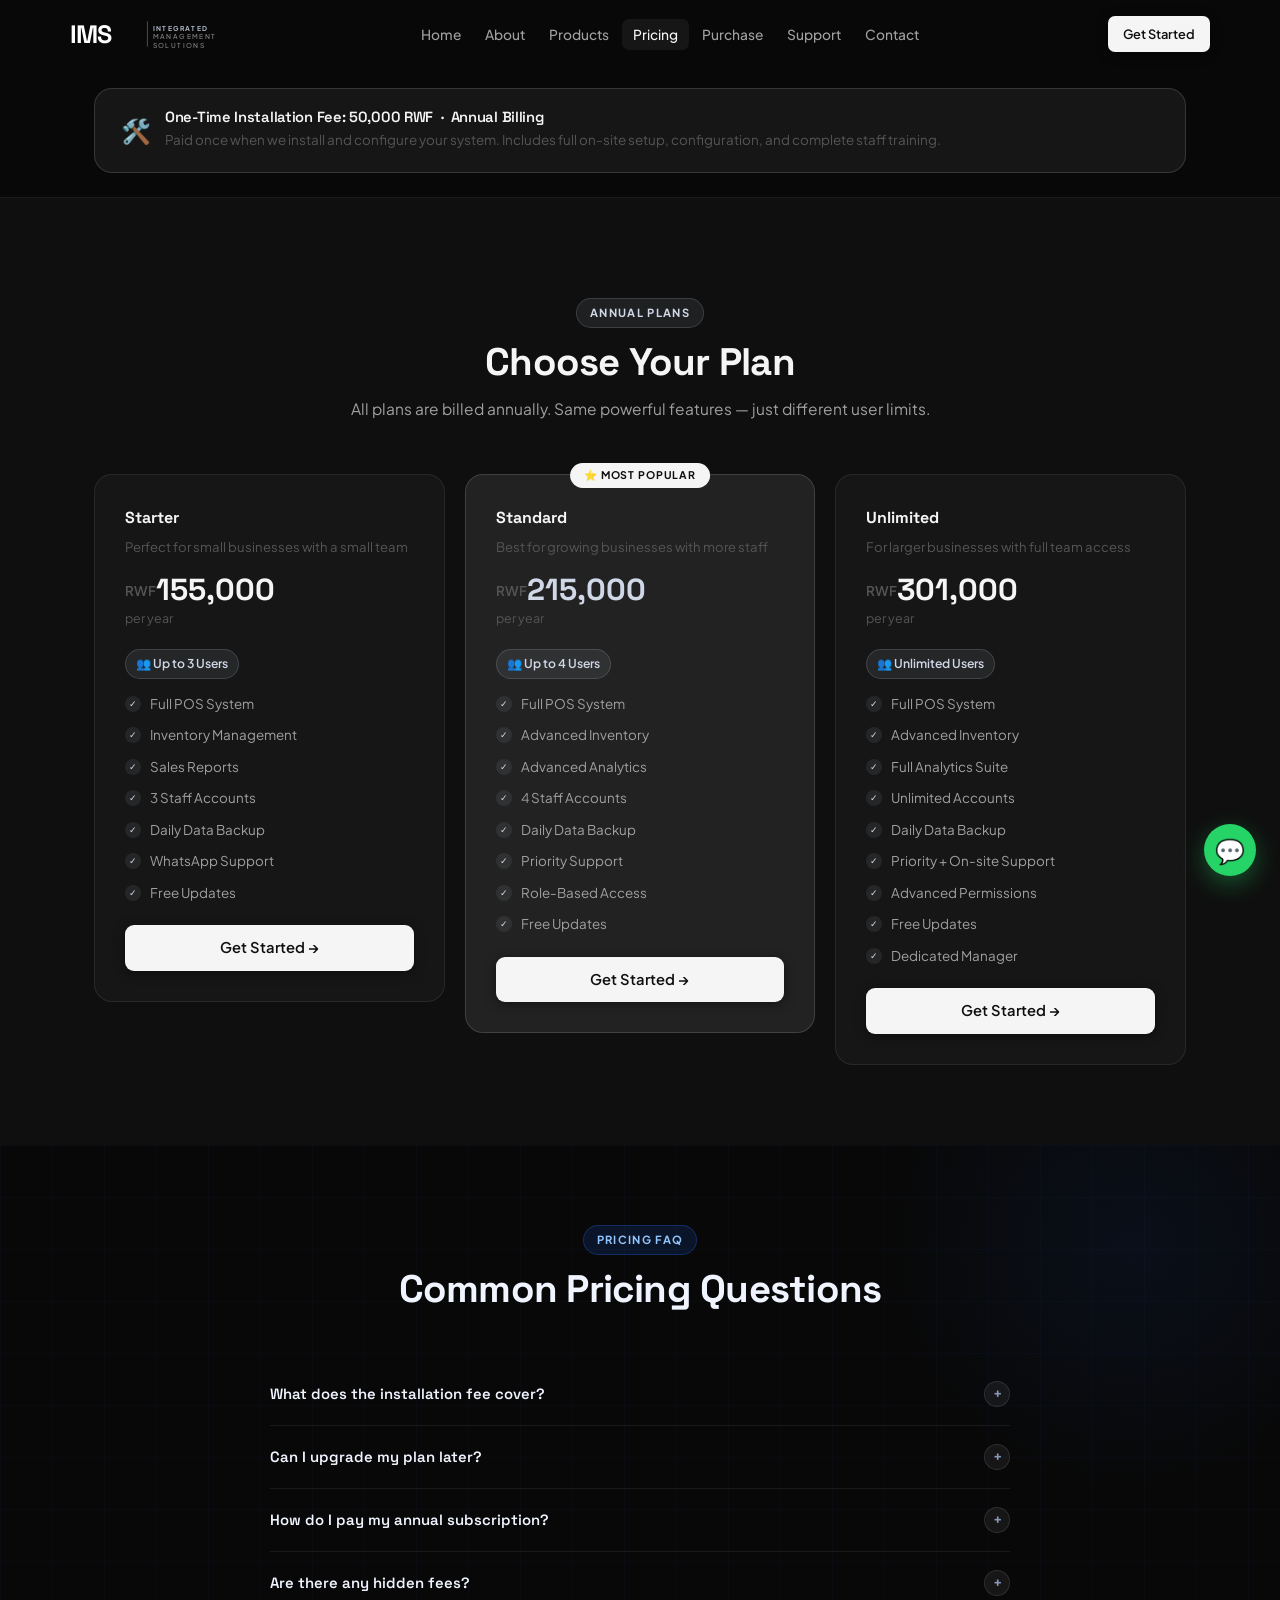
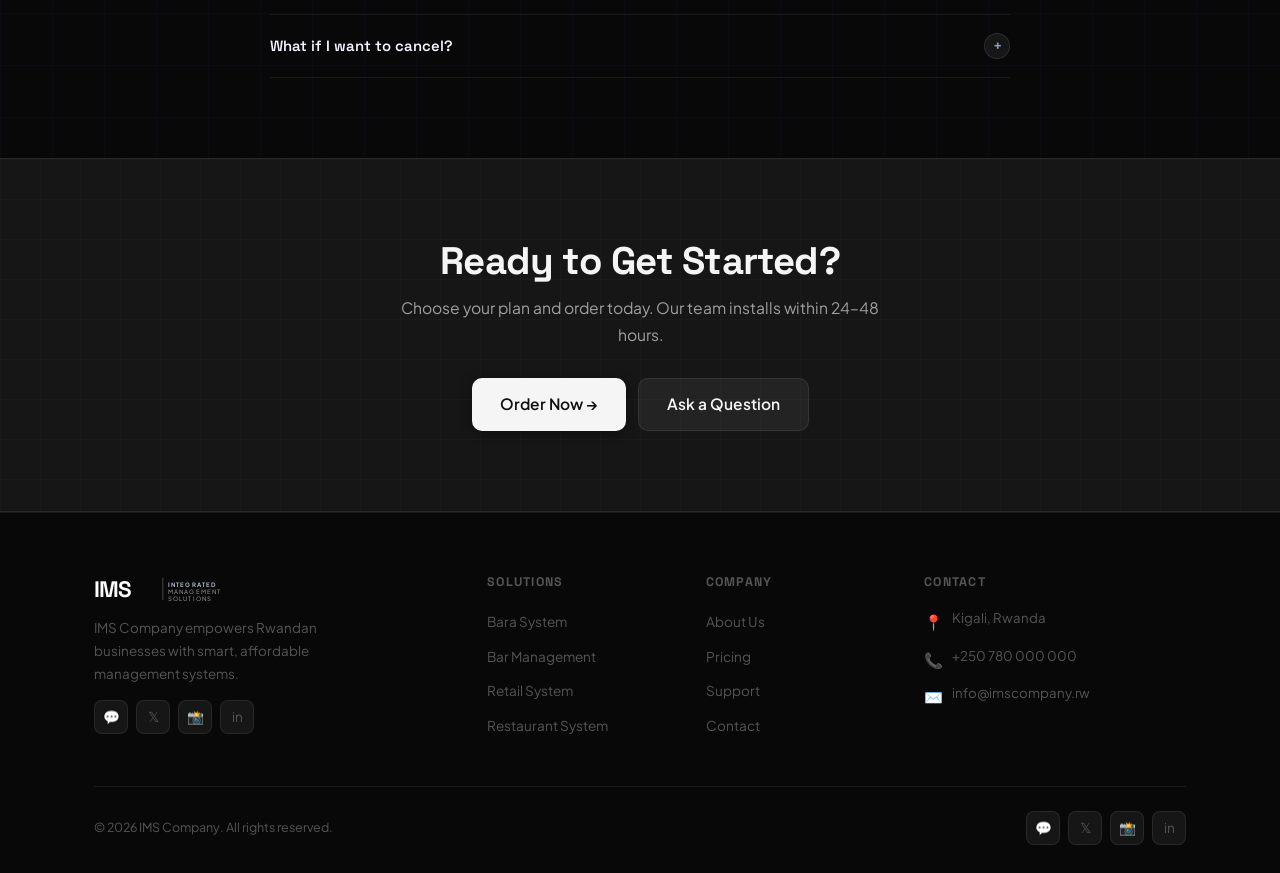
<file: ims/ims/pricing.html>
<!DOCTYPE html>
<html lang="en">
<head>
<meta charset="UTF-8"><meta name="viewport" content="width=device-width, initial-scale=1.0">
<title>Pricing – IMS Company Affordable Business Software Plans</title>
<meta name="description" content="IMS Company pricing starting from 155,000 RWF/year. One-time installation fee of 50,000 RWF. 3, 4, or unlimited users.">
<link rel="stylesheet" href="css/style.css">
<link rel="icon" href="data:image/svg+xml,<svg xmlns='http://www.w3.org/2000/svg' viewBox='0 0 100 100'><rect width='100' height='100' rx='20' fill='%23D4A017'/><text y='.9em' font-size='60' x='10' fill='%23000' font-weight='900'>IMS</text></svg>">
</head>
<body>
<div id="loader"><div class="loader-logo"><svg viewBox="0 0 160 40" fill="none" xmlns="http://www.w3.org/2000/svg" style="height:40px;width:auto">
  <text x="0" y="32" font-family="Space Grotesk, sans-serif" font-weight="700" font-size="32" fill="#FFFFFF" letter-spacing="-1">IMS</text>
  <line x1="92" y1="6" x2="92" y2="36" stroke="#444444" stroke-width="1"/>
  <text x="98" y="18" font-family="Plus Jakarta Sans, sans-serif" font-weight="700" font-size="8" fill="#B0B8C8" letter-spacing="1.5">INTEGRATED</text>
  <text x="98" y="27" font-family="Plus Jakarta Sans, sans-serif" font-weight="500" font-size="8" fill="#666666" letter-spacing="1.5">MANAGEMENT</text>
  <text x="98" y="36" font-family="Plus Jakarta Sans, sans-serif" font-weight="500" font-size="8" fill="#666666" letter-spacing="1.5">SOLUTIONS</text>
</svg></div><div class="loader-bar-wrap"><div class="loader-bar"></div></div></div>
<nav class="navbar" id="navbar">
  <div class="navbar-inner">
    <a href="index.html" class="logo"><svg class="logo-svg" viewBox="0 0 180 40" fill="none" xmlns="http://www.w3.org/2000/svg">
  <text x="0" y="30" font-family="Space Grotesk, sans-serif" font-weight="700" font-size="28" fill="#FFFFFF" letter-spacing="-1">IMS</text>
  <line x1="86" y1="6" x2="86" y2="34" stroke="#555555" stroke-width="1"/>
  <text x="92" y="17" font-family="Plus Jakarta Sans, sans-serif" font-weight="700" font-size="7.5" fill="#B0B8C8" letter-spacing="1.5">INTEGRATED</text>
  <text x="92" y="26" font-family="Plus Jakarta Sans, sans-serif" font-weight="500" font-size="7.5" fill="#888888" letter-spacing="1.5">MANAGEMENT</text>
  <text x="92" y="35" font-family="Plus Jakarta Sans, sans-serif" font-weight="500" font-size="7.5" fill="#888888" letter-spacing="1.5">SOLUTIONS</text>
</svg></a>
    <ul class="nav-links">
      <li><a href="index.html" class="nav-link">Home</a></li><li><a href="about.html" class="nav-link">About</a></li>
      <li><a href="products.html" class="nav-link">Products</a></li><li><a href="pricing.html" class="nav-link active">Pricing</a></li>
      <li><a href="purchase.html" class="nav-link">Purchase</a></li><li><a href="support.html" class="nav-link">Support</a></li>
      <li><a href="contact.html" class="nav-link">Contact</a></li>
    </ul>
    <div class="nav-actions"><a href="purchase.html" class="btn btn-primary btn-sm">Get Started</a></div>
    <button class="hamburger" id="hamburger"><span></span><span></span><span></span></button>
  </div>
</nav>
<div class="mobile-menu" id="mobileMenu">
  <a href="index.html" class="nav-link">Home</a><a href="about.html" class="nav-link">About</a>
  <a href="products.html" class="nav-link">Products</a><a href="pricing.html" class="nav-link">Pricing</a>
  <a href="purchase.html" class="nav-link">Purchase</a><a href="support.html" class="nav-link">Support</a>
  <a href="contact.html" class="nav-link">Contact</a>
  <a href="purchase.html" class="btn btn-primary">Get Started</a>
</div>

<div class="pricing-note-wrap" style="padding-top:88px">
  <div class="container">
    <div class="pricing-note-inner reveal">
      <span class="pn-icon">🛠️</span>
      <div class="pn-text">
        <h4>One-Time Installation Fee: 50,000 RWF &nbsp;·&nbsp; Annual Billing</h4>
        <p>Paid once when we install and configure your system. Includes full on-site setup, configuration, and complete staff training.</p>
      </div>
    </div>
  </div>
</div>

<section style="padding-top:100px" class="section">
  <div class="container">
    <div class="section-header reveal"><div class="section-tag">Annual Plans</div><h2>Choose Your Plan</h2><p>All plans are billed annually. Same powerful features — just different user limits.</p></div>
    <div class="pricing-grid">
      <div class="p-card reveal">
        <div class="p-card-name">Starter</div>
        <div class="p-card-desc">Perfect for small businesses with a small team</div>
        <div class="p-price"><span class="p-price-cur">RWF </span><span class="p-price-amt">155,000</span><div class="p-price-per">per year</div></div>
        <div class="p-users">👥 Up to 3 Users</div>
        <ul class="p-feats">
          <li class="p-feat"><div class="p-feat-chk">✓</div>Full POS System</li>
          <li class="p-feat"><div class="p-feat-chk">✓</div>Inventory Management</li>
          <li class="p-feat"><div class="p-feat-chk">✓</div>Sales Reports</li>
          <li class="p-feat"><div class="p-feat-chk">✓</div>3 Staff Accounts</li>
          <li class="p-feat"><div class="p-feat-chk">✓</div>Daily Data Backup</li>
          <li class="p-feat"><div class="p-feat-chk">✓</div>WhatsApp Support</li>
          <li class="p-feat"><div class="p-feat-chk">✓</div>Free Updates</li>
        </ul>
        <a href="purchase.html" class="btn btn-primary" style="width:100%;justify-content:center">Get Started →</a>
      </div>
      <div class="p-card featured reveal reveal-d1">
        <div class="feat-badge">⭐ Most Popular</div>
        <div class="p-card-name">Standard</div>
        <div class="p-card-desc">Best for growing businesses with more staff</div>
        <div class="p-price"><span class="p-price-cur">RWF </span><span class="p-price-amt">215,000</span><div class="p-price-per">per year</div></div>
        <div class="p-users">👥 Up to 4 Users</div>
        <ul class="p-feats">
          <li class="p-feat"><div class="p-feat-chk">✓</div>Full POS System</li>
          <li class="p-feat"><div class="p-feat-chk">✓</div>Advanced Inventory</li>
          <li class="p-feat"><div class="p-feat-chk">✓</div>Advanced Analytics</li>
          <li class="p-feat"><div class="p-feat-chk">✓</div>4 Staff Accounts</li>
          <li class="p-feat"><div class="p-feat-chk">✓</div>Daily Data Backup</li>
          <li class="p-feat"><div class="p-feat-chk">✓</div>Priority Support</li>
          <li class="p-feat"><div class="p-feat-chk">✓</div>Role-Based Access</li>
          <li class="p-feat"><div class="p-feat-chk">✓</div>Free Updates</li>
        </ul>
        <a href="purchase.html" class="btn btn-primary" style="width:100%;justify-content:center">Get Started →</a>
      </div>
      <div class="p-card reveal reveal-d2">
        <div class="p-card-name">Unlimited</div>
        <div class="p-card-desc">For larger businesses with full team access</div>
        <div class="p-price"><span class="p-price-cur">RWF </span><span class="p-price-amt">301,000</span><div class="p-price-per">per year</div></div>
        <div class="p-users">👥 Unlimited Users</div>
        <ul class="p-feats">
          <li class="p-feat"><div class="p-feat-chk">✓</div>Full POS System</li>
          <li class="p-feat"><div class="p-feat-chk">✓</div>Advanced Inventory</li>
          <li class="p-feat"><div class="p-feat-chk">✓</div>Full Analytics Suite</li>
          <li class="p-feat"><div class="p-feat-chk">✓</div>Unlimited Accounts</li>
          <li class="p-feat"><div class="p-feat-chk">✓</div>Daily Data Backup</li>
          <li class="p-feat"><div class="p-feat-chk">✓</div>Priority + On-site Support</li>
          <li class="p-feat"><div class="p-feat-chk">✓</div>Advanced Permissions</li>
          <li class="p-feat"><div class="p-feat-chk">✓</div>Free Updates</li>
          <li class="p-feat"><div class="p-feat-chk">✓</div>Dedicated Manager</li>
        </ul>
        <a href="purchase.html" class="btn btn-primary" style="width:100%;justify-content:center">Get Started →</a>
      </div>
    </div>
  </div>
</section>

<!-- FAQ -->
<section class="section section-darkblue">
  <div class="container">
    <div class="section-header reveal"><div class="section-tag">Pricing FAQ</div><h2>Common Pricing Questions</h2></div>
    <div class="faq-list">
      <div class="faq-item"><div class="faq-q">What does the installation fee cover?<div class="faq-toggle">+</div></div><div class="faq-a">The 50,000 RWF covers complete setup — hardware configuration, software installation, database setup, product loading, and full staff training. Paid once only.</div></div>
      <div class="faq-item"><div class="faq-q">Can I upgrade my plan later?<div class="faq-toggle">+</div></div><div class="faq-a">Yes. You can upgrade at any time by contacting our team. The price difference is prorated for the remaining months in your billing year.</div></div>
      <div class="faq-item"><div class="faq-q">How do I pay my annual subscription?<div class="faq-toggle">+</div></div><div class="faq-a">Via MTN Mobile Money, Airtel Money, Bank Transfer, Payment Link, or Cash. Payment is made once per year. Our team sends a renewal reminder 30 days before your annual renewal date.</div></div>
      <div class="faq-item"><div class="faq-q">Are there any hidden fees?<div class="faq-toggle">+</div></div><div class="faq-a">No. The installation fee and annual subscription are all you pay. No setup charges, no update fees, no hidden costs.</div></div>
      <div class="faq-item"><div class="faq-q">What if I want to cancel?<div class="faq-toggle">+</div></div><div class="faq-a">Cancel any time by contacting us. No cancellation fees. Your system stays active until end of your current billing period.</div></div>
    </div>
  </div>
</section>

<section class="cta-banner">
  <div class="container"><div class="cta-inner reveal">
    <h2>Ready to Get Started?</h2>
    <p>Choose your plan and order today. Our team installs within 24–48 hours.</p>
    <div class="cta-actions">
      <a href="purchase.html" class="btn btn-primary btn-lg">Order Now →</a>
      <a href="contact.html" class="btn btn-ghost btn-lg">Ask a Question</a>
    </div>
  </div></div>
</section>

<footer class="footer">
  <div class="container">
    <div class="footer-grid">
      <div class="footer-brand"><a href="index.html" class="logo"><svg viewBox="0 0 180 40" fill="none" xmlns="http://www.w3.org/2000/svg" style="height:32px;width:auto">
  <text x="0" y="30" font-family="Space Grotesk, sans-serif" font-weight="700" font-size="28" fill="#FFFFFF" letter-spacing="-1">IMS</text>
  <line x1="86" y1="6" x2="86" y2="34" stroke="#555555" stroke-width="1"/>
  <text x="92" y="17" font-family="Plus Jakarta Sans, sans-serif" font-weight="700" font-size="7.5" fill="#B0B8C8" letter-spacing="1.5">INTEGRATED</text>
  <text x="92" y="26" font-family="Plus Jakarta Sans, sans-serif" font-weight="500" font-size="7.5" fill="#888888" letter-spacing="1.5">MANAGEMENT</text>
  <text x="92" y="35" font-family="Plus Jakarta Sans, sans-serif" font-weight="500" font-size="7.5" fill="#888888" letter-spacing="1.5">SOLUTIONS</text>
</svg></a><p>IMS Company empowers Rwandan businesses with smart, affordable management systems.</p><div class="social-links" style="margin-top:14px"><a href="https://wa.me/250780000000" class="social-link wa" target="_blank">💬</a><a href="#" class="social-link">𝕏</a><a href="#" class="social-link">📸</a><a href="#" class="social-link">in</a></div></div>
      <div><div class="footer-col-title">Solutions</div><ul class="footer-links"><li><a href="products.html" class="footer-link">Bara System</a></li><li><a href="products.html" class="footer-link">Bar Management</a></li><li><a href="products.html" class="footer-link">Retail System</a></li><li><a href="products.html" class="footer-link">Restaurant System</a></li></ul></div>
      <div><div class="footer-col-title">Company</div><ul class="footer-links"><li><a href="about.html" class="footer-link">About Us</a></li><li><a href="pricing.html" class="footer-link">Pricing</a></li><li><a href="support.html" class="footer-link">Support</a></li><li><a href="contact.html" class="footer-link">Contact</a></li></ul></div>
      <div><div class="footer-col-title">Contact</div><div class="footer-contact-item"><span class="footer-contact-ic">📍</span><span class="footer-contact-text">Kigali, Rwanda</span></div><div class="footer-contact-item"><span class="footer-contact-ic">📞</span><span class="footer-contact-text">+250 780 000 000</span></div><div class="footer-contact-item"><span class="footer-contact-ic">✉️</span><span class="footer-contact-text">info@imscompany.rw</span></div></div>
    </div>
    <div class="footer-bottom"><div class="footer-copy">© 2026 IMS Company. All rights reserved.</div><div class="social-links"><a href="https://wa.me/250780000000" class="social-link wa" target="_blank">💬</a><a href="#" class="social-link">𝕏</a><a href="#" class="social-link">📸</a><a href="#" class="social-link">in</a></div></div>
  </div>
</footer>
<a href="https://wa.me/250780000000" class="whatsapp-float" target="_blank">💬</a>
<div class="mobile-cta-bar"><a href="contact.html" class="btn btn-outline">Ask Us</a><a href="purchase.html" class="btn btn-primary">Order Now</a></div>
<script src="js/main.js"></script>
</body></html>
</file>
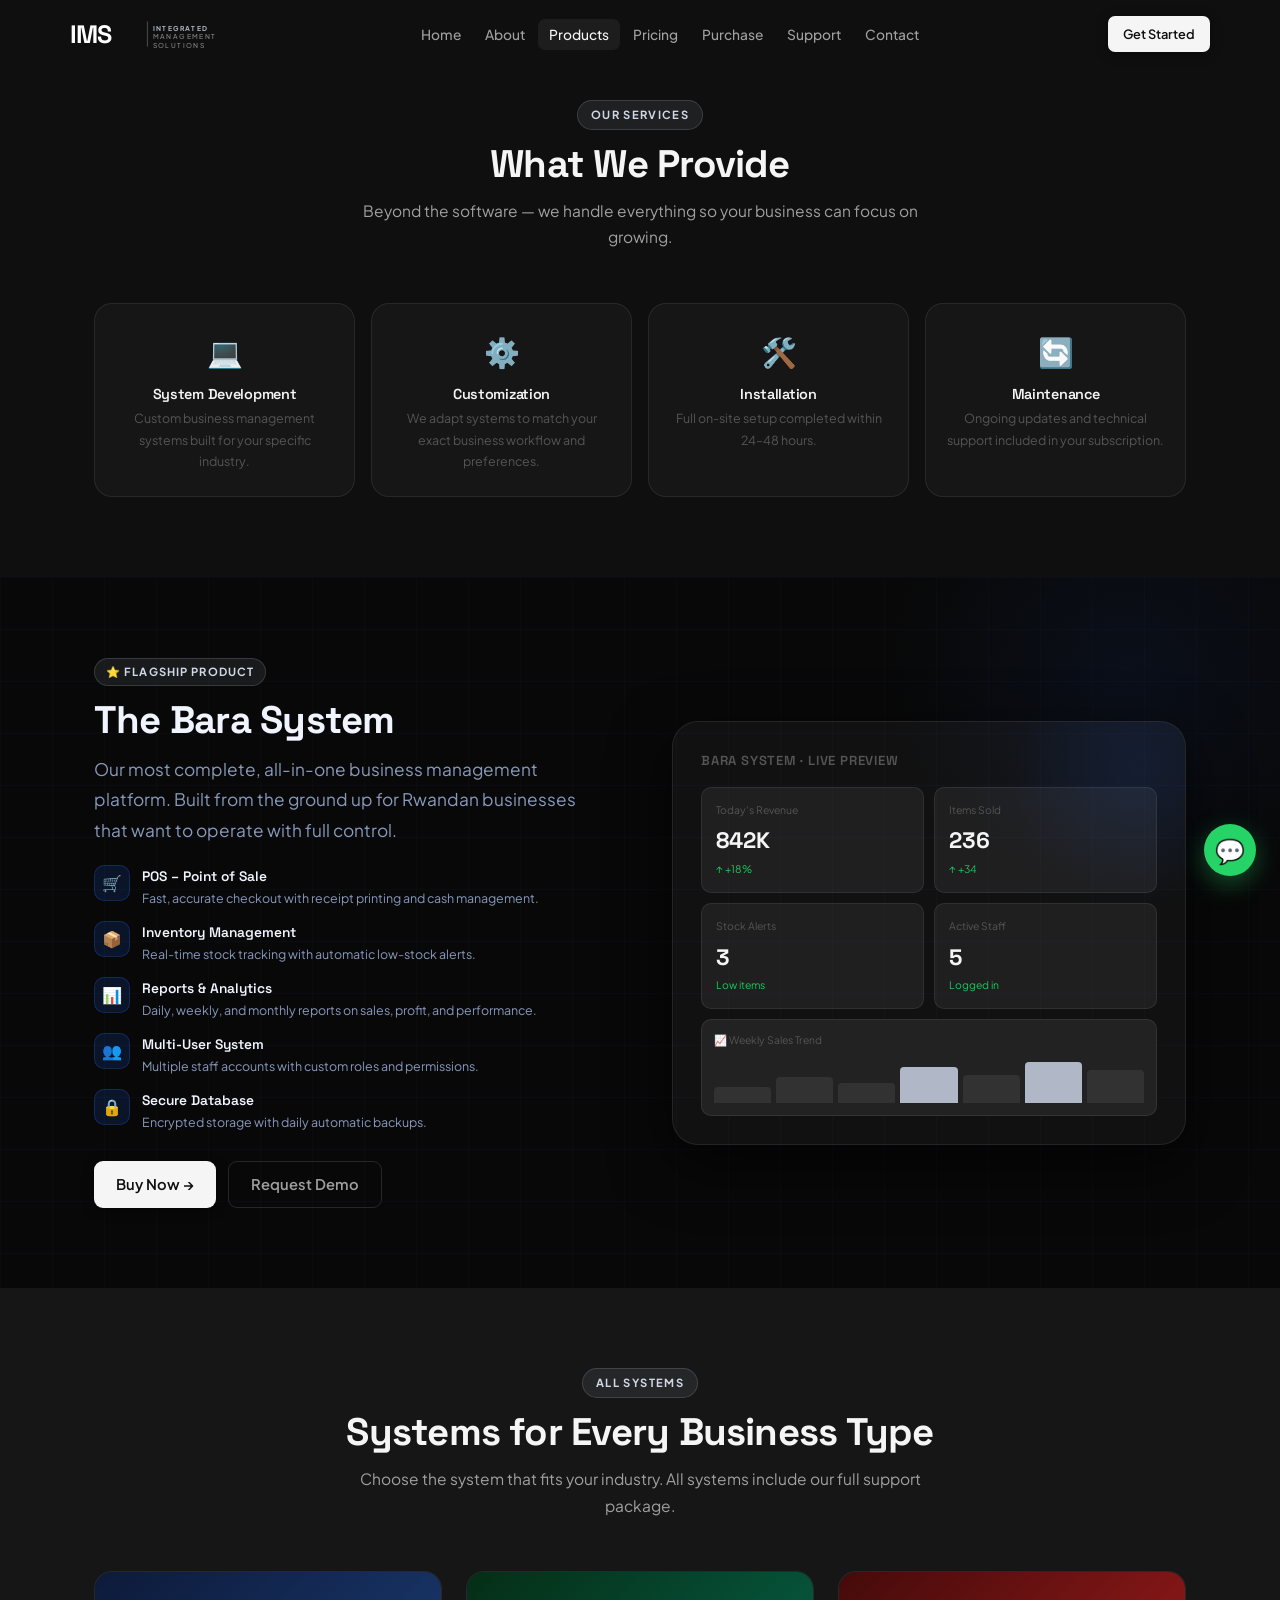
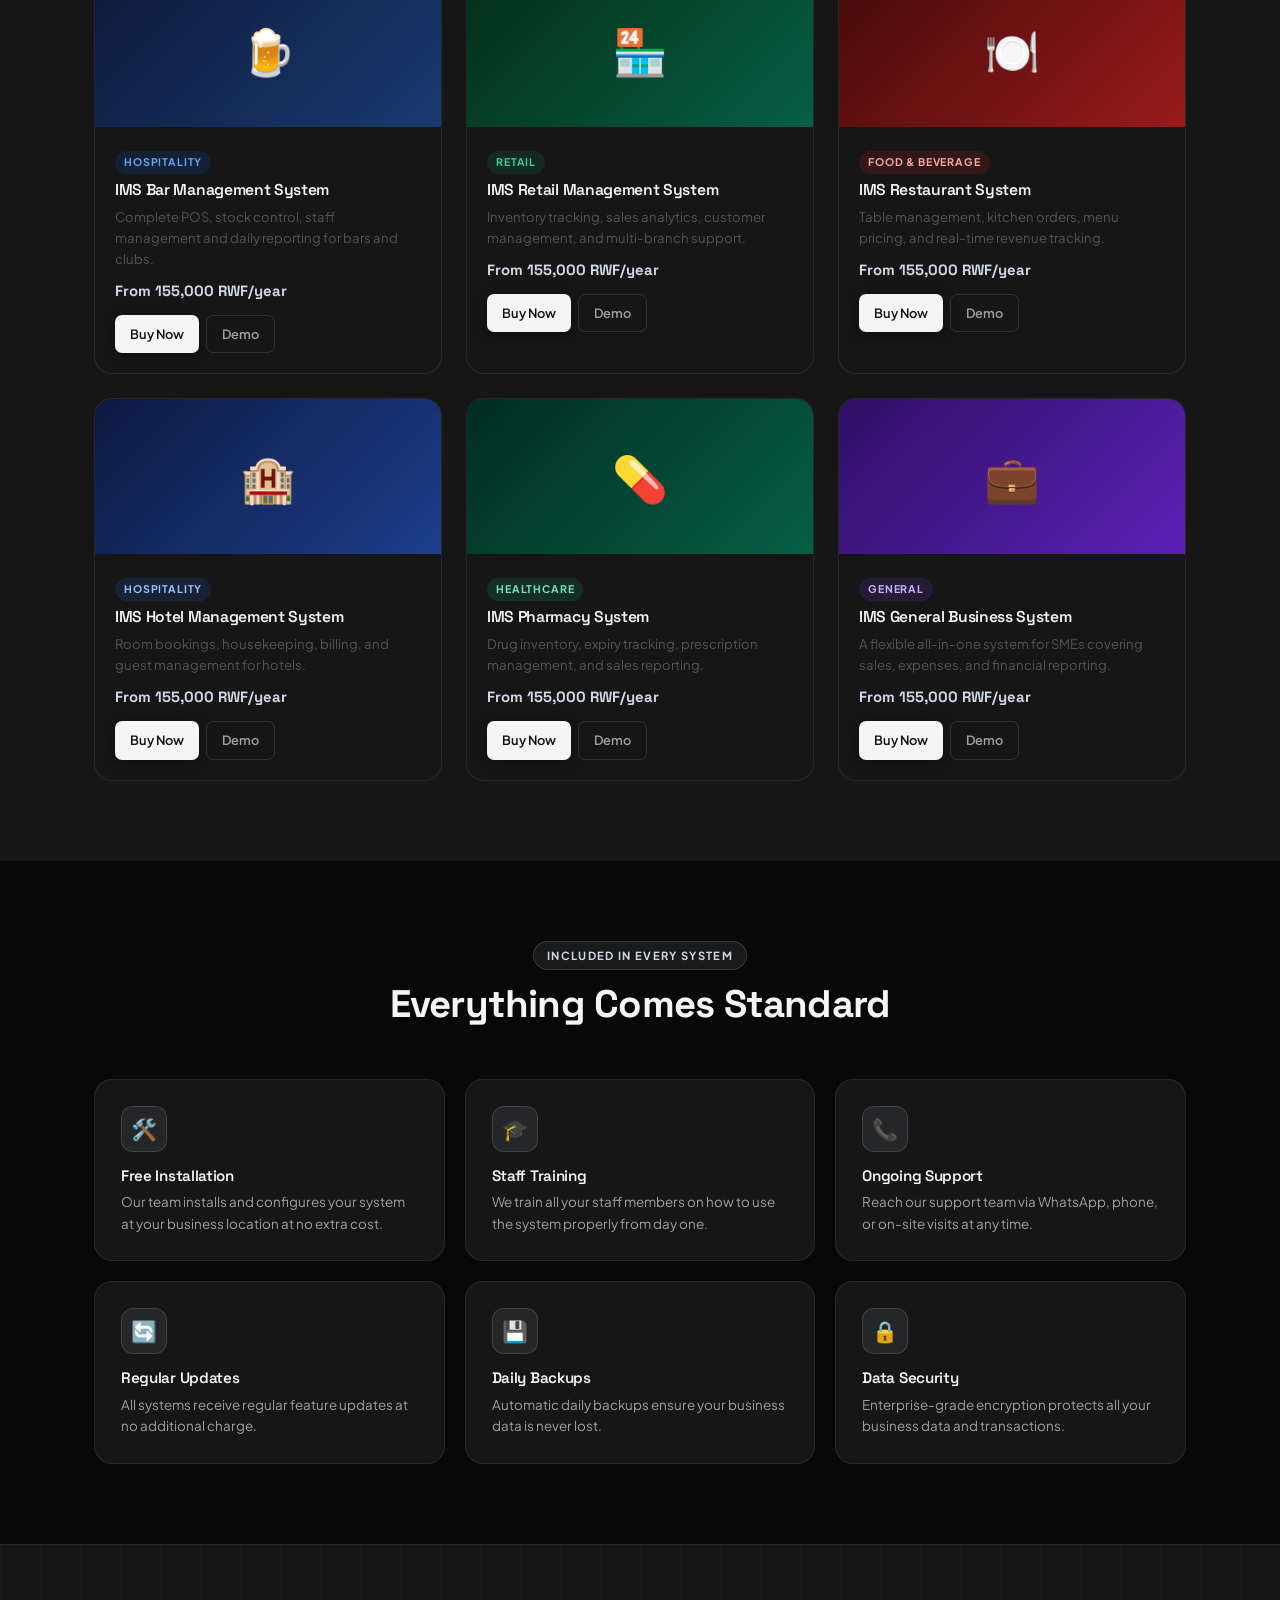
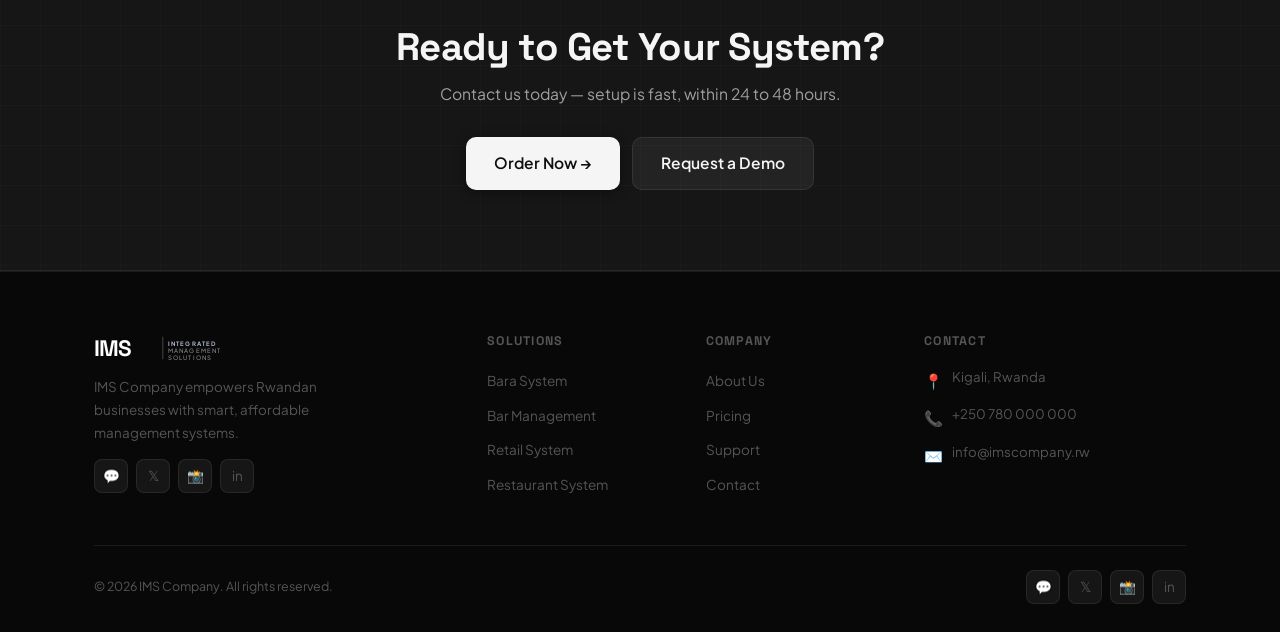
<file: ims/ims/products.html>
<!DOCTYPE html>
<html lang="en">
<head>
<meta charset="UTF-8"><meta name="viewport" content="width=device-width, initial-scale=1.0">
<title>Products – IMS Company Business Management Systems</title>
<meta name="description" content="Explore IMS Company's range of business management systems built for Rwanda.">
<link rel="stylesheet" href="css/style.css">
<link rel="icon" href="data:image/svg+xml,<svg xmlns='http://www.w3.org/2000/svg' viewBox='0 0 100 100'><rect width='100' height='100' rx='20' fill='%23D4A017'/><text y='.9em' font-size='60' x='10' fill='%23000' font-weight='900'>IMS</text></svg>">
</head>
<body>
<div id="loader"><div class="loader-logo"><svg viewBox="0 0 160 40" fill="none" xmlns="http://www.w3.org/2000/svg" style="height:40px;width:auto">
  <text x="0" y="32" font-family="Space Grotesk, sans-serif" font-weight="700" font-size="32" fill="#FFFFFF" letter-spacing="-1">IMS</text>
  <line x1="92" y1="6" x2="92" y2="36" stroke="#444444" stroke-width="1"/>
  <text x="98" y="18" font-family="Plus Jakarta Sans, sans-serif" font-weight="700" font-size="8" fill="#B0B8C8" letter-spacing="1.5">INTEGRATED</text>
  <text x="98" y="27" font-family="Plus Jakarta Sans, sans-serif" font-weight="500" font-size="8" fill="#666666" letter-spacing="1.5">MANAGEMENT</text>
  <text x="98" y="36" font-family="Plus Jakarta Sans, sans-serif" font-weight="500" font-size="8" fill="#666666" letter-spacing="1.5">SOLUTIONS</text>
</svg></div><div class="loader-bar-wrap"><div class="loader-bar"></div></div></div>
<nav class="navbar" id="navbar">
  <div class="navbar-inner">
    <a href="index.html" class="logo"><svg class="logo-svg" viewBox="0 0 180 40" fill="none" xmlns="http://www.w3.org/2000/svg">
  <text x="0" y="30" font-family="Space Grotesk, sans-serif" font-weight="700" font-size="28" fill="#FFFFFF" letter-spacing="-1">IMS</text>
  <line x1="86" y1="6" x2="86" y2="34" stroke="#555555" stroke-width="1"/>
  <text x="92" y="17" font-family="Plus Jakarta Sans, sans-serif" font-weight="700" font-size="7.5" fill="#B0B8C8" letter-spacing="1.5">INTEGRATED</text>
  <text x="92" y="26" font-family="Plus Jakarta Sans, sans-serif" font-weight="500" font-size="7.5" fill="#888888" letter-spacing="1.5">MANAGEMENT</text>
  <text x="92" y="35" font-family="Plus Jakarta Sans, sans-serif" font-weight="500" font-size="7.5" fill="#888888" letter-spacing="1.5">SOLUTIONS</text>
</svg></a>
    <ul class="nav-links">
      <li><a href="index.html" class="nav-link">Home</a></li><li><a href="about.html" class="nav-link">About</a></li>
      <li><a href="products.html" class="nav-link active">Products</a></li><li><a href="pricing.html" class="nav-link">Pricing</a></li>
      <li><a href="purchase.html" class="nav-link">Purchase</a></li><li><a href="support.html" class="nav-link">Support</a></li>
      <li><a href="contact.html" class="nav-link">Contact</a></li>
    </ul>
    <div class="nav-actions"><a href="purchase.html" class="btn btn-primary btn-sm">Get Started</a></div>
    <button class="hamburger" id="hamburger"><span></span><span></span><span></span></button>
  </div>
</nav>
<div class="mobile-menu" id="mobileMenu">
  <a href="index.html" class="nav-link">Home</a><a href="about.html" class="nav-link">About</a>
  <a href="products.html" class="nav-link">Products</a><a href="pricing.html" class="nav-link">Pricing</a>
  <a href="purchase.html" class="nav-link">Purchase</a><a href="support.html" class="nav-link">Support</a>
  <a href="contact.html" class="nav-link">Contact</a>
  <a href="purchase.html" class="btn btn-primary">Get Started</a>
</div>

<!-- SERVICES -->
<section style="padding-top:100px" class="section">
  <div class="container">
    <div class="section-header reveal"><div class="section-tag">Our Services</div><h2>What We Provide</h2><p>Beyond the software — we handle everything so your business can focus on growing.</p></div>
    <div class="services-grid">
      <div class="svc-card reveal"><div class="svc-icon">💻</div><h4>System Development</h4><p>Custom business management systems built for your specific industry.</p></div>
      <div class="svc-card reveal reveal-d1"><div class="svc-icon">⚙️</div><h4>Customization</h4><p>We adapt systems to match your exact business workflow and preferences.</p></div>
      <div class="svc-card reveal reveal-d2"><div class="svc-icon">🛠️</div><h4>Installation</h4><p>Full on-site setup completed within 24–48 hours.</p></div>
      <div class="svc-card reveal reveal-d3"><div class="svc-icon">🔄</div><h4>Maintenance</h4><p>Ongoing updates and technical support included in your subscription.</p></div>
    </div>
  </div>
</section>

<!-- BARA SYSTEM -->
<section class="section section-darkblue">
  <div class="container">
    <div class="bara-grid">
      <div class="reveal">
        <div class="prod-hl-tag">⭐ Flagship Product</div>
        <h2>The Bara System</h2>
        <p class="lead" style="margin-top:12px">Our most complete, all-in-one business management platform. Built from the ground up for Rwandan businesses that want to operate with full control.</p>
        <div class="bara-feats-list">
          <div class="bara-feat"><div class="bara-feat-ic">🛒</div><div><div class="bara-feat-title">POS – Point of Sale</div><div class="bara-feat-desc">Fast, accurate checkout with receipt printing and cash management.</div></div></div>
          <div class="bara-feat"><div class="bara-feat-ic">📦</div><div><div class="bara-feat-title">Inventory Management</div><div class="bara-feat-desc">Real-time stock tracking with automatic low-stock alerts.</div></div></div>
          <div class="bara-feat"><div class="bara-feat-ic">📊</div><div><div class="bara-feat-title">Reports &amp; Analytics</div><div class="bara-feat-desc">Daily, weekly, and monthly reports on sales, profit, and performance.</div></div></div>
          <div class="bara-feat"><div class="bara-feat-ic">👥</div><div><div class="bara-feat-title">Multi-User System</div><div class="bara-feat-desc">Multiple staff accounts with custom roles and permissions.</div></div></div>
          <div class="bara-feat"><div class="bara-feat-ic">🔒</div><div><div class="bara-feat-title">Secure Database</div><div class="bara-feat-desc">Encrypted storage with daily automatic backups.</div></div></div>
        </div>
        <div style="display:flex;gap:12px">
          <a href="purchase.html" class="btn btn-primary">Buy Now →</a>
          <a href="contact.html" class="btn btn-outline">Request Demo</a>
        </div>
      </div>
      <div class="reveal reveal-d2">
        <div class="prod-hl-visual">
          <div class="phv-title">Bara System · Live Preview</div>
          <div class="phv-row">
            <div class="phv-card"><div class="phv-card-lbl">Today's Revenue</div><div class="phv-card-val">842K</div><div class="phv-card-sub">↑ +18%</div></div>
            <div class="phv-card"><div class="phv-card-lbl">Items Sold</div><div class="phv-card-val">236</div><div class="phv-card-sub">↑ +34</div></div>
          </div>
          <div class="phv-row">
            <div class="phv-card"><div class="phv-card-lbl">Stock Alerts</div><div class="phv-card-val">3</div><div class="phv-card-sub">Low items</div></div>
            <div class="phv-card"><div class="phv-card-lbl">Active Staff</div><div class="phv-card-val">5</div><div class="phv-card-sub">Logged in</div></div>
          </div>
          <div class="phv-bar-row">
            <div class="phv-bar-title">📈 Weekly Sales Trend</div>
            <div class="phv-bars">
              <div class="phv-bar" style="height:35%"></div><div class="phv-bar" style="height:55%"></div>
              <div class="phv-bar" style="height:42%"></div><div class="phv-bar active" style="height:78%"></div>
              <div class="phv-bar" style="height:60%"></div><div class="phv-bar active" style="height:88%"></div>
              <div class="phv-bar" style="height:70%"></div>
            </div>
          </div>
        </div>
      </div>
    </div>
  </div>
</section>

<!-- ALL PRODUCTS -->
<section class="section" style="background:var(--bg-card)">
  <div class="container">
    <div class="section-header reveal"><div class="section-tag">All Systems</div><h2>Systems for Every Business Type</h2><p>Choose the system that fits your industry. All systems include our full support package.</p></div>
    <div class="products-grid">
      <div class="prod-card reveal">
        <div class="prod-card-img" style="background:linear-gradient(135deg,#0D1A3A,#1A3A70)">🍺</div>
        <div class="prod-card-body">
          <div class="prod-tag" style="background:rgba(26,86,219,0.15);color:#60A5FA">Hospitality</div>
          <h3>IMS Bar Management System</h3>
          <p>Complete POS, stock control, staff management and daily reporting for bars and clubs.</p>
          <div class="prod-price">From 155,000 RWF/year</div>
          <div class="prod-actions"><a href="purchase.html" class="btn btn-primary btn-sm">Buy Now</a><a href="contact.html" class="btn btn-outline btn-sm">Demo</a></div>
        </div>
      </div>
      <div class="prod-card reveal reveal-d1">
        <div class="prod-card-img" style="background:linear-gradient(135deg,#052E16,#065F46)">🏪</div>
        <div class="prod-card-body">
          <div class="prod-tag" style="background:rgba(5,150,105,0.15);color:#34D399">Retail</div>
          <h3>IMS Retail Management System</h3>
          <p>Inventory tracking, sales analytics, customer management, and multi-branch support.</p>
          <div class="prod-price">From 155,000 RWF/year</div>
          <div class="prod-actions"><a href="purchase.html" class="btn btn-primary btn-sm">Buy Now</a><a href="contact.html" class="btn btn-outline btn-sm">Demo</a></div>
        </div>
      </div>
      <div class="prod-card reveal reveal-d2">
        <div class="prod-card-img" style="background:linear-gradient(135deg,#450A0A,#991B1B)">🍽️</div>
        <div class="prod-card-body">
          <div class="prod-tag" style="background:rgba(220,38,38,0.15);color:#FCA5A5">Food &amp; Beverage</div>
          <h3>IMS Restaurant System</h3>
          <p>Table management, kitchen orders, menu pricing, and real-time revenue tracking.</p>
          <div class="prod-price">From 155,000 RWF/year</div>
          <div class="prod-actions"><a href="purchase.html" class="btn btn-primary btn-sm">Buy Now</a><a href="contact.html" class="btn btn-outline btn-sm">Demo</a></div>
        </div>
      </div>
      <div class="prod-card reveal">
        <div class="prod-card-img" style="background:linear-gradient(135deg,#0C1A40,#1D3E8C)">🏨</div>
        <div class="prod-card-body">
          <div class="prod-tag" style="background:rgba(37,99,235,0.15);color:#93C5FD">Hospitality</div>
          <h3>IMS Hotel Management System</h3>
          <p>Room bookings, housekeeping, billing, and guest management for hotels.</p>
          <div class="prod-price">From 155,000 RWF/year</div>
          <div class="prod-actions"><a href="purchase.html" class="btn btn-primary btn-sm">Buy Now</a><a href="contact.html" class="btn btn-outline btn-sm">Demo</a></div>
        </div>
      </div>
      <div class="prod-card reveal reveal-d1">
        <div class="prod-card-img" style="background:linear-gradient(135deg,#022C22,#065F46)">💊</div>
        <div class="prod-card-body">
          <div class="prod-tag" style="background:rgba(16,185,129,0.15);color:#6EE7B7">Healthcare</div>
          <h3>IMS Pharmacy System</h3>
          <p>Drug inventory, expiry tracking, prescription management, and sales reporting.</p>
          <div class="prod-price">From 155,000 RWF/year</div>
          <div class="prod-actions"><a href="purchase.html" class="btn btn-primary btn-sm">Buy Now</a><a href="contact.html" class="btn btn-outline btn-sm">Demo</a></div>
        </div>
      </div>
      <div class="prod-card reveal reveal-d2">
        <div class="prod-card-img" style="background:linear-gradient(135deg,#2E1065,#5B21B6)">💼</div>
        <div class="prod-card-body">
          <div class="prod-tag" style="background:rgba(124,58,237,0.15);color:#C4B5FD">General</div>
          <h3>IMS General Business System</h3>
          <p>A flexible all-in-one system for SMEs covering sales, expenses, and financial reporting.</p>
          <div class="prod-price">From 155,000 RWF/year</div>
          <div class="prod-actions"><a href="purchase.html" class="btn btn-primary btn-sm">Buy Now</a><a href="contact.html" class="btn btn-outline btn-sm">Demo</a></div>
        </div>
      </div>
    </div>
  </div>
</section>

<!-- INCLUDED -->
<section class="section" style="background:var(--bg-deepest)">
  <div class="container">
    <div class="section-header reveal"><div class="section-tag">Included in Every System</div><h2>Everything Comes Standard</h2></div>
    <div class="features-grid">
      <div class="feat-card reveal"><div class="feat-icon">🛠️</div><h4>Free Installation</h4><p>Our team installs and configures your system at your business location at no extra cost.</p></div>
      <div class="feat-card reveal reveal-d1"><div class="feat-icon">🎓</div><h4>Staff Training</h4><p>We train all your staff members on how to use the system properly from day one.</p></div>
      <div class="feat-card reveal reveal-d2"><div class="feat-icon">📞</div><h4>Ongoing Support</h4><p>Reach our support team via WhatsApp, phone, or on-site visits at any time.</p></div>
      <div class="feat-card reveal"><div class="feat-icon">🔄</div><h4>Regular Updates</h4><p>All systems receive regular feature updates at no additional charge.</p></div>
      <div class="feat-card reveal reveal-d1"><div class="feat-icon">💾</div><h4>Daily Backups</h4><p>Automatic daily backups ensure your business data is never lost.</p></div>
      <div class="feat-card reveal reveal-d2"><div class="feat-icon">🔒</div><h4>Data Security</h4><p>Enterprise-grade encryption protects all your business data and transactions.</p></div>
    </div>
  </div>
</section>

<section class="cta-banner">
  <div class="container"><div class="cta-inner reveal">
    <h2>Ready to Get Your System?</h2>
    <p>Contact us today — setup is fast, within 24 to 48 hours.</p>
    <div class="cta-actions">
      <a href="purchase.html" class="btn btn-primary btn-lg">Order Now →</a>
      <a href="contact.html" class="btn btn-ghost btn-lg">Request a Demo</a>
    </div>
  </div></div>
</section>

<footer class="footer">
  <div class="container">
    <div class="footer-grid">
      <div class="footer-brand"><a href="index.html" class="logo"><svg viewBox="0 0 180 40" fill="none" xmlns="http://www.w3.org/2000/svg" style="height:32px;width:auto">
  <text x="0" y="30" font-family="Space Grotesk, sans-serif" font-weight="700" font-size="28" fill="#FFFFFF" letter-spacing="-1">IMS</text>
  <line x1="86" y1="6" x2="86" y2="34" stroke="#555555" stroke-width="1"/>
  <text x="92" y="17" font-family="Plus Jakarta Sans, sans-serif" font-weight="700" font-size="7.5" fill="#B0B8C8" letter-spacing="1.5">INTEGRATED</text>
  <text x="92" y="26" font-family="Plus Jakarta Sans, sans-serif" font-weight="500" font-size="7.5" fill="#888888" letter-spacing="1.5">MANAGEMENT</text>
  <text x="92" y="35" font-family="Plus Jakarta Sans, sans-serif" font-weight="500" font-size="7.5" fill="#888888" letter-spacing="1.5">SOLUTIONS</text>
</svg></a><p>IMS Company empowers Rwandan businesses with smart, affordable management systems.</p><div class="social-links" style="margin-top:14px"><a href="https://wa.me/250780000000" class="social-link wa" target="_blank">💬</a><a href="#" class="social-link">𝕏</a><a href="#" class="social-link">📸</a><a href="#" class="social-link">in</a></div></div>
      <div><div class="footer-col-title">Solutions</div><ul class="footer-links"><li><a href="products.html" class="footer-link">Bara System</a></li><li><a href="products.html" class="footer-link">Bar Management</a></li><li><a href="products.html" class="footer-link">Retail System</a></li><li><a href="products.html" class="footer-link">Restaurant System</a></li></ul></div>
      <div><div class="footer-col-title">Company</div><ul class="footer-links"><li><a href="about.html" class="footer-link">About Us</a></li><li><a href="pricing.html" class="footer-link">Pricing</a></li><li><a href="support.html" class="footer-link">Support</a></li><li><a href="contact.html" class="footer-link">Contact</a></li></ul></div>
      <div><div class="footer-col-title">Contact</div><div class="footer-contact-item"><span class="footer-contact-ic">📍</span><span class="footer-contact-text">Kigali, Rwanda</span></div><div class="footer-contact-item"><span class="footer-contact-ic">📞</span><span class="footer-contact-text">+250 780 000 000</span></div><div class="footer-contact-item"><span class="footer-contact-ic">✉️</span><span class="footer-contact-text">info@imscompany.rw</span></div></div>
    </div>
    <div class="footer-bottom"><div class="footer-copy">© 2026 IMS Company. All rights reserved.</div><div class="social-links"><a href="https://wa.me/250780000000" class="social-link wa" target="_blank">💬</a><a href="#" class="social-link">𝕏</a><a href="#" class="social-link">📸</a><a href="#" class="social-link">in</a></div></div>
  </div>
</footer>
<a href="https://wa.me/250780000000" class="whatsapp-float" target="_blank">💬</a>
<div class="mobile-cta-bar"><a href="contact.html" class="btn btn-outline">Demo</a><a href="purchase.html" class="btn btn-primary">Buy Now</a></div>
<script src="js/main.js"></script>
</body></html>
</file>
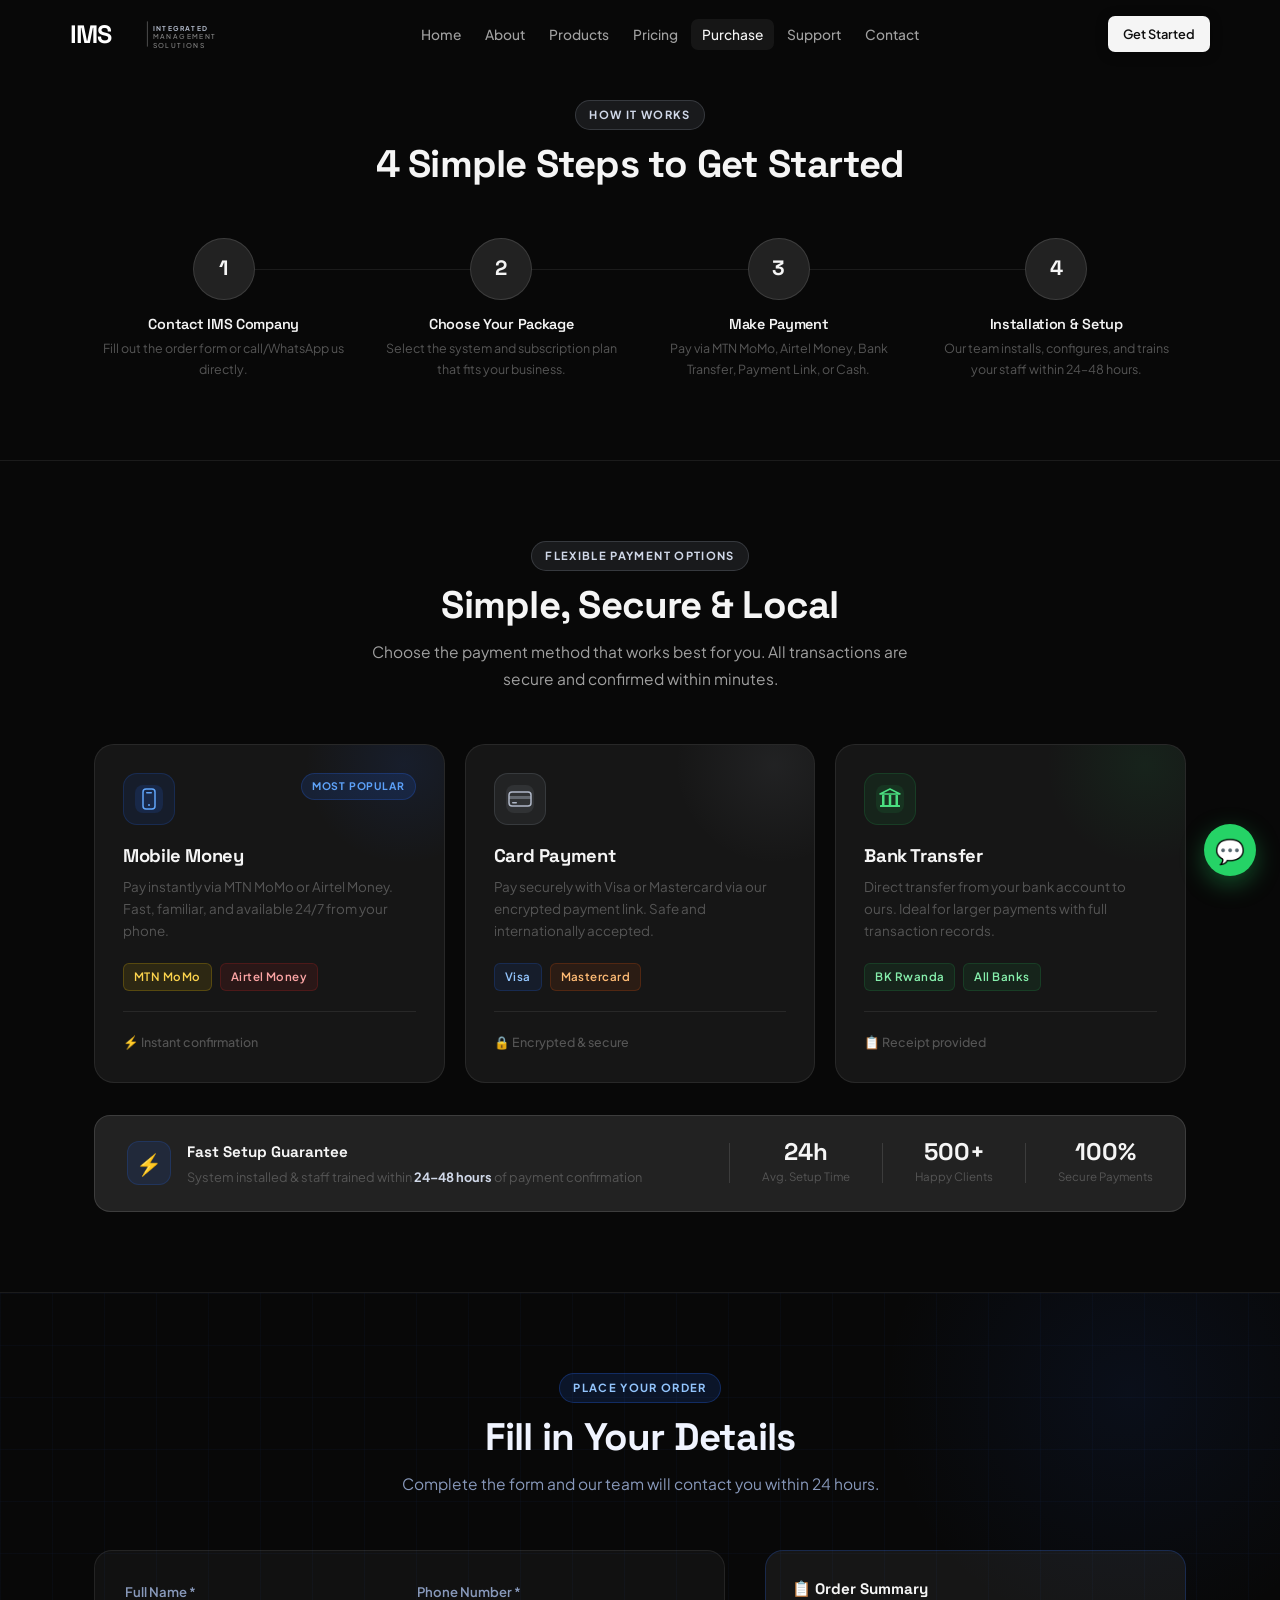
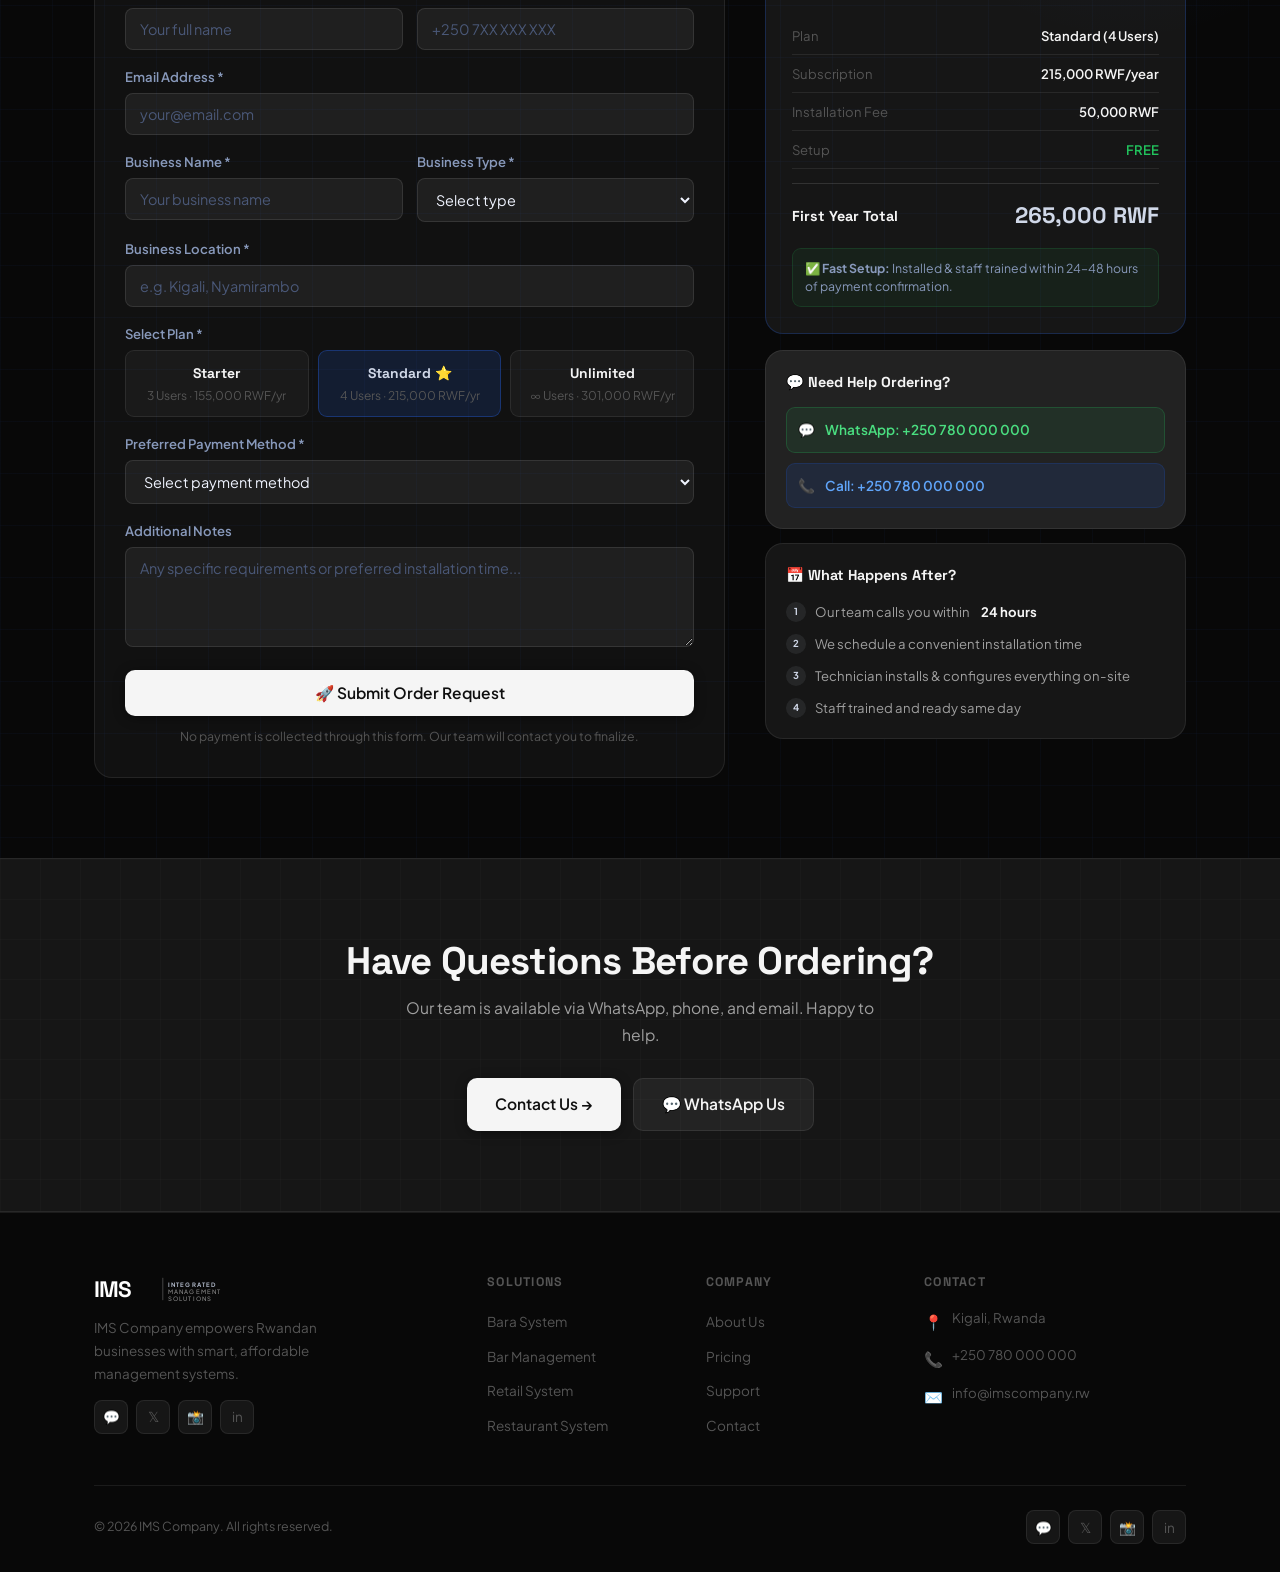
<file: ims/ims/purchase.html>
<!DOCTYPE html>
<html lang="en">
<head>
<meta charset="UTF-8"><meta name="viewport" content="width=device-width, initial-scale=1.0">
<title>Purchase – Order Your IMS Company System Today</title>
<meta name="description" content="Order your IMS Company system. Setup within 24–48 hours. Pay via MTN MoMo, Airtel Money, Bank Transfer, Payment Link, or Cash.">
<link rel="stylesheet" href="css/style.css">
<link rel="icon" href="data:image/svg+xml,<svg xmlns='http://www.w3.org/2000/svg' viewBox='0 0 100 100'><rect width='100' height='100' rx='20' fill='%23D4A017'/><text y='.9em' font-size='60' x='10' fill='%23000' font-weight='900'>IMS</text></svg>">
</head>
<body>
<div id="loader"><div class="loader-logo"><svg viewBox="0 0 160 40" fill="none" xmlns="http://www.w3.org/2000/svg" style="height:40px;width:auto">
  <text x="0" y="32" font-family="Space Grotesk, sans-serif" font-weight="700" font-size="32" fill="#FFFFFF" letter-spacing="-1">IMS</text>
  <line x1="92" y1="6" x2="92" y2="36" stroke="#444444" stroke-width="1"/>
  <text x="98" y="18" font-family="Plus Jakarta Sans, sans-serif" font-weight="700" font-size="8" fill="#B0B8C8" letter-spacing="1.5">INTEGRATED</text>
  <text x="98" y="27" font-family="Plus Jakarta Sans, sans-serif" font-weight="500" font-size="8" fill="#666666" letter-spacing="1.5">MANAGEMENT</text>
  <text x="98" y="36" font-family="Plus Jakarta Sans, sans-serif" font-weight="500" font-size="8" fill="#666666" letter-spacing="1.5">SOLUTIONS</text>
</svg></div><div class="loader-bar-wrap"><div class="loader-bar"></div></div></div>
<nav class="navbar" id="navbar">
  <div class="navbar-inner">
    <a href="index.html" class="logo"><svg class="logo-svg" viewBox="0 0 180 40" fill="none" xmlns="http://www.w3.org/2000/svg">
  <text x="0" y="30" font-family="Space Grotesk, sans-serif" font-weight="700" font-size="28" fill="#FFFFFF" letter-spacing="-1">IMS</text>
  <line x1="86" y1="6" x2="86" y2="34" stroke="#555555" stroke-width="1"/>
  <text x="92" y="17" font-family="Plus Jakarta Sans, sans-serif" font-weight="700" font-size="7.5" fill="#B0B8C8" letter-spacing="1.5">INTEGRATED</text>
  <text x="92" y="26" font-family="Plus Jakarta Sans, sans-serif" font-weight="500" font-size="7.5" fill="#888888" letter-spacing="1.5">MANAGEMENT</text>
  <text x="92" y="35" font-family="Plus Jakarta Sans, sans-serif" font-weight="500" font-size="7.5" fill="#888888" letter-spacing="1.5">SOLUTIONS</text>
</svg></a>
    <ul class="nav-links">
      <li><a href="index.html" class="nav-link">Home</a></li><li><a href="about.html" class="nav-link">About</a></li>
      <li><a href="products.html" class="nav-link">Products</a></li><li><a href="pricing.html" class="nav-link">Pricing</a></li>
      <li><a href="purchase.html" class="nav-link active">Purchase</a></li><li><a href="support.html" class="nav-link">Support</a></li>
      <li><a href="contact.html" class="nav-link">Contact</a></li>
    </ul>
    <div class="nav-actions"><a href="purchase.html" class="btn btn-primary btn-sm">Get Started</a></div>
    <button class="hamburger" id="hamburger"><span></span><span></span><span></span></button>
  </div>
</nav>
<div class="mobile-menu" id="mobileMenu">
  <a href="index.html" class="nav-link">Home</a><a href="about.html" class="nav-link">About</a>
  <a href="products.html" class="nav-link">Products</a><a href="pricing.html" class="nav-link">Pricing</a>
  <a href="purchase.html" class="nav-link">Purchase</a><a href="support.html" class="nav-link">Support</a>
  <a href="contact.html" class="nav-link">Contact</a>
  <a href="purchase.html" class="btn btn-primary">Get Started</a>
</div>

<!-- HOW IT WORKS -->
<section style="padding-top:100px" class="steps-section section">
  <div class="container">
    <div class="section-header reveal"><div class="section-tag">How It Works</div><h2>4 Simple Steps to Get Started</h2></div>
    <div class="steps-row">
      <div class="step-card reveal"><div class="step-num">1</div><h4>Contact IMS Company</h4><p>Fill out the order form or call/WhatsApp us directly.</p></div>
      <div class="step-card reveal reveal-d1"><div class="step-num">2</div><h4>Choose Your Package</h4><p>Select the system and subscription plan that fits your business.</p></div>
      <div class="step-card reveal reveal-d2"><div class="step-num">3</div><h4>Make Payment</h4><p>Pay via MTN MoMo, Airtel Money, Bank Transfer, Payment Link, or Cash.</p></div>
      <div class="step-card reveal reveal-d3"><div class="step-num">4</div><h4>Installation &amp; Setup</h4><p>Our team installs, configures, and trains your staff within 24–48 hours.</p></div>
    </div>
  </div>
</section>

<!-- PAYMENT METHODS - PREMIUM REDESIGN -->
<section class="payment-section">
  <div class="container">
    <div class="payment-section-header reveal">
      <div class="section-tag">Flexible Payment Options</div>
      <h2>Simple, Secure &amp; Local</h2>
      <p>Choose the payment method that works best for you. All transactions are secure and confirmed within minutes.</p>
    </div>
    <div class="payment-cards-grid">

      <!-- Card 1: Mobile Money -->
      <div class="payment-card-new reveal">
        <div class="pcn-glow pcn-glow-blue"></div>
        <div class="pcn-top">
          <div class="pcn-icon-wrap pcn-blue">
            <svg width="28" height="28" viewBox="0 0 28 28" fill="none"><rect width="28" height="28" rx="8" fill="rgba(37,99,235,0.15)"/><rect x="8" y="4" width="12" height="20" rx="3" stroke="#60A5FA" stroke-width="1.5"/><circle cx="14" cy="20" r="1" fill="#60A5FA"/><rect x="11" y="7" width="6" height="1.5" rx="0.75" fill="#60A5FA"/></svg>
          </div>
          <div class="pcn-badge">Most Popular</div>
        </div>
        <h3 class="pcn-title">Mobile Money</h3>
        <p class="pcn-desc">Pay instantly via MTN MoMo or Airtel Money. Fast, familiar, and available 24/7 from your phone.</p>
        <div class="pcn-providers">
          <span class="pcn-provider pcn-mtn">MTN MoMo</span>
          <span class="pcn-provider pcn-airtel">Airtel Money</span>
        </div>
        <div class="pcn-footer">
          <span class="pcn-time">⚡ Instant confirmation</span>
        </div>
      </div>

      <!-- Card 2: Card Payment -->
      <div class="payment-card-new reveal reveal-d1">
        <div class="pcn-glow pcn-glow-silver"></div>
        <div class="pcn-top">
          <div class="pcn-icon-wrap pcn-silver">
            <svg width="28" height="28" viewBox="0 0 28 28" fill="none"><rect width="28" height="28" rx="8" fill="rgba(176,184,200,0.1)"/><rect x="3" y="7" width="22" height="14" rx="3" stroke="#B0B8C8" stroke-width="1.5"/><rect x="3" y="11" width="22" height="3" fill="#B0B8C8" opacity="0.4"/><rect x="6" y="17" width="5" height="1.5" rx="0.75" fill="#B0B8C8"/></svg>
          </div>
        </div>
        <h3 class="pcn-title">Card Payment</h3>
        <p class="pcn-desc">Pay securely with Visa or Mastercard via our encrypted payment link. Safe and internationally accepted.</p>
        <div class="pcn-providers">
          <span class="pcn-provider pcn-visa">Visa</span>
          <span class="pcn-provider pcn-mc">Mastercard</span>
        </div>
        <div class="pcn-footer">
          <span class="pcn-time">🔒 Encrypted &amp; secure</span>
        </div>
      </div>

      <!-- Card 3: Bank Transfer -->
      <div class="payment-card-new reveal reveal-d2">
        <div class="pcn-glow pcn-glow-green"></div>
        <div class="pcn-top">
          <div class="pcn-icon-wrap pcn-green">
            <svg width="28" height="28" viewBox="0 0 28 28" fill="none"><rect width="28" height="28" rx="8" fill="rgba(34,197,94,0.1)"/><path d="M14 4L24 9H4L14 4Z" stroke="#4ADE80" stroke-width="1.5" stroke-linejoin="round"/><rect x="6" y="10" width="2.5" height="10" rx="0.5" fill="#4ADE80"/><rect x="12.75" y="10" width="2.5" height="10" rx="0.5" fill="#4ADE80"/><rect x="19.5" y="10" width="2.5" height="10" rx="0.5" fill="#4ADE80"/><rect x="4" y="20" width="20" height="2" rx="0.5" fill="#4ADE80"/></svg>
          </div>
        </div>
        <h3 class="pcn-title">Bank Transfer</h3>
        <p class="pcn-desc">Direct transfer from your bank account to ours. Ideal for larger payments with full transaction records.</p>
        <div class="pcn-providers">
          <span class="pcn-provider pcn-bank">BK Rwanda</span>
          <span class="pcn-provider pcn-bank">All Banks</span>
        </div>
        <div class="pcn-footer">
          <span class="pcn-time">📋 Receipt provided</span>
        </div>
      </div>

    </div>

    <!-- Guarantee bar -->
    <div class="payment-guarantee reveal">
      <div class="pg-left">
        <div class="pg-icon">⚡</div>
        <div>
          <div class="pg-title">Fast Setup Guarantee</div>
          <div class="pg-sub">System installed &amp; staff trained within <strong>24–48 hours</strong> of payment confirmation</div>
        </div>
      </div>
      <div class="pg-divider"></div>
      <div class="pg-stat"><div class="pg-stat-num">24h</div><div class="pg-stat-lbl">Avg. Setup Time</div></div>
      <div class="pg-divider"></div>
      <div class="pg-stat"><div class="pg-stat-num">500+</div><div class="pg-stat-lbl">Happy Clients</div></div>
      <div class="pg-divider"></div>
      <div class="pg-stat"><div class="pg-stat-num">100%</div><div class="pg-stat-lbl">Secure Payments</div></div>
    </div>
  </div>
</section>

<!-- ORDER FORM -->
<section class="section section-darkblue">
  <div class="container">
    <div class="section-header reveal"><div class="section-tag">Place Your Order</div><h2>Fill in Your Details</h2><p>Complete the form and our team will contact you within 24 hours.</p></div>
    <div class="purchase-grid">
      <div class="purchase-form-card reveal">
        <form id="purchaseForm">
          <div class="form-row-2">
            <div class="form-group"><label>Full Name *</label><input type="text" class="form-control" placeholder="Your full name" required></div>
            <div class="form-group"><label>Phone Number *</label><input type="tel" class="form-control" placeholder="+250 7XX XXX XXX" required></div>
          </div>
          <div class="form-group"><label>Email Address *</label><input type="email" class="form-control" placeholder="your@email.com" required></div>
          <div class="form-row-2">
            <div class="form-group"><label>Business Name *</label><input type="text" class="form-control" placeholder="Your business name" required></div>
            <div class="form-group"><label>Business Type *</label>
              <select class="form-control" required>
                <option value="">Select type</option>
                <option>Bar / Nightclub</option><option>Retail Shop / Supermarket</option>
                <option>Restaurant / Café</option><option>Hotel / Guesthouse</option>
                <option>Pharmacy</option><option>General Business</option><option>Other</option>
              </select>
            </div>
          </div>
          <div class="form-group"><label>Business Location *</label><input type="text" class="form-control" placeholder="e.g. Kigali, Nyamirambo" required></div>
          <div class="form-group">
            <label>Select Plan *</label>
            <div class="plan-options">
              <div class="plan-opt" data-plan="starter"><div class="plan-opt-name">Starter</div><div class="plan-opt-price">3 Users · 155,000 RWF/yr</div></div>
              <div class="plan-opt selected" data-plan="standard"><div class="plan-opt-name">Standard ⭐</div><div class="plan-opt-price">4 Users · 215,000 RWF/yr</div></div>
              <div class="plan-opt" data-plan="unlimited"><div class="plan-opt-name">Unlimited</div><div class="plan-opt-price">∞ Users · 301,000 RWF/yr</div></div>
            </div>
          </div>
          <div class="form-group"><label>Preferred Payment Method *</label>
            <select class="form-control" required>
              <option value="">Select payment method</option>
              <option>MTN Mobile Money</option><option>Airtel Money</option>
              <option>Bank Transfer</option><option>Payment Link</option><option>Cash on Installation</option>
            </select>
          </div>
          <div class="form-group"><label>Additional Notes</label><textarea class="form-control" placeholder="Any specific requirements or preferred installation time..."></textarea></div>
          <button type="submit" class="btn btn-primary btn-lg" style="width:100%;justify-content:center">🚀 Submit Order Request</button>
          <p style="text-align:center;font-size:0.77rem;color:var(--text-muted);margin-top:10px">No payment is collected through this form. Our team will contact you to finalize.</p>
        </form>
      </div>

      <div>
        <div class="order-summary reveal reveal-d2">
          <div class="os-title">📋 Order Summary</div>
          <div id="osSummary">
            <div class="os-row"><span class="os-label">Plan</span><span class="os-value">Standard (4 Users)</span></div>
            <div class="os-row"><span class="os-label">Subscription</span><span class="os-value">215,000 RWF/year</span></div>
            <div class="os-row"><span class="os-label">Installation Fee</span><span class="os-value">50,000 RWF</span></div>
            <div class="os-row"><span class="os-label">Setup</span><span class="os-value" style="color:var(--green)">FREE</span></div>
            <div class="os-total"><span class="os-total-lbl">First Year Total</span><span class="os-total-val">265,000 RWF</span></div>
          </div>
          <div class="trust-badge"><p>✅ <strong>Fast Setup:</strong> Installed &amp; staff trained within 24–48 hours of payment confirmation.</p></div>
        </div>

        <div style="background:var(--bg-elevated);border-radius:var(--radius-lg);padding:20px;margin-top:16px;border:1px solid var(--bg-border)" class="reveal">
          <div style="font-family:var(--font-head);font-size:0.9rem;font-weight:700;color:var(--text-white);margin-bottom:13px">💬 Need Help Ordering?</div>
          <div style="display:flex;flex-direction:column;gap:10px">
            <a href="https://wa.me/250780000000" style="display:flex;align-items:center;gap:10px;padding:11px;background:rgba(37,211,102,0.08);border-radius:9px;border:1px solid rgba(37,211,102,0.2);color:#4ADE80;font-weight:600;font-size:0.85rem" target="_blank"><span>💬</span> WhatsApp: +250 780 000 000</a>
            <a href="tel:+250780000000" style="display:flex;align-items:center;gap:10px;padding:11px;background:var(--blue-dim);border-radius:9px;border:1px solid rgba(26,86,219,0.2);color:#60A5FA;font-weight:600;font-size:0.85rem"><span>📞</span> Call: +250 780 000 000</a>
          </div>
        </div>

        <div style="background:var(--bg-card);border-radius:var(--radius-lg);padding:20px;margin-top:14px;border:1px solid var(--bg-border)" class="reveal">
          <div style="font-family:var(--font-head);font-size:0.9rem;font-weight:700;color:var(--text-white);margin-bottom:13px">📅 What Happens After?</div>
          <div style="display:flex;flex-direction:column;gap:11px">
            <div style="display:flex;align-items:flex-start;gap:9px;font-size:0.82rem;color:var(--text-gray)"><span style="width:20px;height:20px;background:var(--silver-dim);border-radius:50%;display:flex;align-items:center;justify-content:center;color:var(--silver-light);font-size:0.6rem;flex-shrink:0;margin-top:1px;font-weight:700">1</span>Our team calls you within <strong style="color:var(--text-white)">&nbsp;24 hours</strong></div>
            <div style="display:flex;align-items:flex-start;gap:9px;font-size:0.82rem;color:var(--text-gray)"><span style="width:20px;height:20px;background:var(--silver-dim);border-radius:50%;display:flex;align-items:center;justify-content:center;color:var(--silver-light);font-size:0.6rem;flex-shrink:0;margin-top:1px;font-weight:700">2</span>We schedule a convenient installation time</div>
            <div style="display:flex;align-items:flex-start;gap:9px;font-size:0.82rem;color:var(--text-gray)"><span style="width:20px;height:20px;background:var(--silver-dim);border-radius:50%;display:flex;align-items:center;justify-content:center;color:var(--silver-light);font-size:0.6rem;flex-shrink:0;margin-top:1px;font-weight:700">3</span>Technician installs &amp; configures everything on-site</div>
            <div style="display:flex;align-items:flex-start;gap:9px;font-size:0.82rem;color:var(--text-gray)"><span style="width:20px;height:20px;background:var(--silver-dim);border-radius:50%;display:flex;align-items:center;justify-content:center;color:var(--silver-light);font-size:0.6rem;flex-shrink:0;margin-top:1px;font-weight:700">4</span>Staff trained and ready same day</div>
          </div>
        </div>
      </div>
    </div>
  </div>
</section>

<section class="cta-banner">
  <div class="container"><div class="cta-inner reveal">
    <h2>Have Questions Before Ordering?</h2>
    <p>Our team is available via WhatsApp, phone, and email. Happy to help.</p>
    <div class="cta-actions">
      <a href="contact.html" class="btn btn-primary btn-lg">Contact Us →</a>
      <a href="https://wa.me/250780000000" class="btn btn-ghost btn-lg" target="_blank">💬 WhatsApp Us</a>
    </div>
  </div></div>
</section>

<footer class="footer">
  <div class="container">
    <div class="footer-grid">
      <div class="footer-brand"><a href="index.html" class="logo"><svg viewBox="0 0 180 40" fill="none" xmlns="http://www.w3.org/2000/svg" style="height:32px;width:auto">
  <text x="0" y="30" font-family="Space Grotesk, sans-serif" font-weight="700" font-size="28" fill="#FFFFFF" letter-spacing="-1">IMS</text>
  <line x1="86" y1="6" x2="86" y2="34" stroke="#555555" stroke-width="1"/>
  <text x="92" y="17" font-family="Plus Jakarta Sans, sans-serif" font-weight="700" font-size="7.5" fill="#B0B8C8" letter-spacing="1.5">INTEGRATED</text>
  <text x="92" y="26" font-family="Plus Jakarta Sans, sans-serif" font-weight="500" font-size="7.5" fill="#888888" letter-spacing="1.5">MANAGEMENT</text>
  <text x="92" y="35" font-family="Plus Jakarta Sans, sans-serif" font-weight="500" font-size="7.5" fill="#888888" letter-spacing="1.5">SOLUTIONS</text>
</svg></a><p>IMS Company empowers Rwandan businesses with smart, affordable management systems.</p><div class="social-links" style="margin-top:14px"><a href="https://wa.me/250780000000" class="social-link wa" target="_blank">💬</a><a href="#" class="social-link">𝕏</a><a href="#" class="social-link">📸</a><a href="#" class="social-link">in</a></div></div>
      <div><div class="footer-col-title">Solutions</div><ul class="footer-links"><li><a href="products.html" class="footer-link">Bara System</a></li><li><a href="products.html" class="footer-link">Bar Management</a></li><li><a href="products.html" class="footer-link">Retail System</a></li><li><a href="products.html" class="footer-link">Restaurant System</a></li></ul></div>
      <div><div class="footer-col-title">Company</div><ul class="footer-links"><li><a href="about.html" class="footer-link">About Us</a></li><li><a href="pricing.html" class="footer-link">Pricing</a></li><li><a href="support.html" class="footer-link">Support</a></li><li><a href="contact.html" class="footer-link">Contact</a></li></ul></div>
      <div><div class="footer-col-title">Contact</div><div class="footer-contact-item"><span class="footer-contact-ic">📍</span><span class="footer-contact-text">Kigali, Rwanda</span></div><div class="footer-contact-item"><span class="footer-contact-ic">📞</span><span class="footer-contact-text">+250 780 000 000</span></div><div class="footer-contact-item"><span class="footer-contact-ic">✉️</span><span class="footer-contact-text">info@imscompany.rw</span></div></div>
    </div>
    <div class="footer-bottom"><div class="footer-copy">© 2026 IMS Company. All rights reserved.</div><div class="social-links"><a href="https://wa.me/250780000000" class="social-link wa" target="_blank">💬</a><a href="#" class="social-link">𝕏</a><a href="#" class="social-link">📸</a><a href="#" class="social-link">in</a></div></div>
  </div>
</footer>
<a href="https://wa.me/250780000000" class="whatsapp-float" target="_blank">💬</a>
<div class="mobile-cta-bar"><a href="contact.html" class="btn btn-outline">Ask Us</a><a href="#purchaseForm" class="btn btn-primary">Order Now</a></div>
<script src="js/main.js?v=3"></script>

<script>
// Force correct pricing on load - override any cached values
(function() {
  var plans = {
    starter:   { name: 'Starter (3 Users)',   price: 155000, yearly: '155,000 RWF/year' },
    standard:  { name: 'Standard (4 Users)',  price: 215000, yearly: '215,000 RWF/year' },
    unlimited: { name: 'Unlimited Users',     price: 301000, yearly: '301,000 RWF/year' }
  };
  function renderSummary() {
    var el = document.getElementById('osSummary');
    if (!el) return;
    var sel = document.querySelector('.plan-opt.selected');
    var key = sel ? sel.dataset.plan : 'standard';
    var plan = plans[key] || plans['standard'];
    el.innerHTML =
      '<div class="os-row"><span class="os-label">Plan</span><span class="os-value">' + plan.name + '</span></div>' +
      '<div class="os-row"><span class="os-label">Subscription</span><span class="os-value">' + plan.yearly + '</span></div>' +
      '<div class="os-row"><span class="os-label">Installation Fee</span><span class="os-value">50,000 RWF</span></div>' +
      '<div class="os-row"><span class="os-label">Setup</span><span class="os-value" style="color:var(--green)">FREE</span></div>' +
      '<div class="os-total"><span class="os-total-lbl">First Year Total</span><span class="os-total-val">' + (plan.price + 50000).toLocaleString() + ' RWF</span></div>';
  }
  // Run on DOM ready
  if (document.readyState === 'loading') {
    document.addEventListener('DOMContentLoaded', renderSummary);
  } else {
    renderSummary();
  }
  // Re-run when plan options are clicked
  document.addEventListener('click', function(e) {
    if (e.target.closest('.plan-opt')) {
      setTimeout(renderSummary, 10);
    }
  });
})();
</script>
</body></html>
</file>
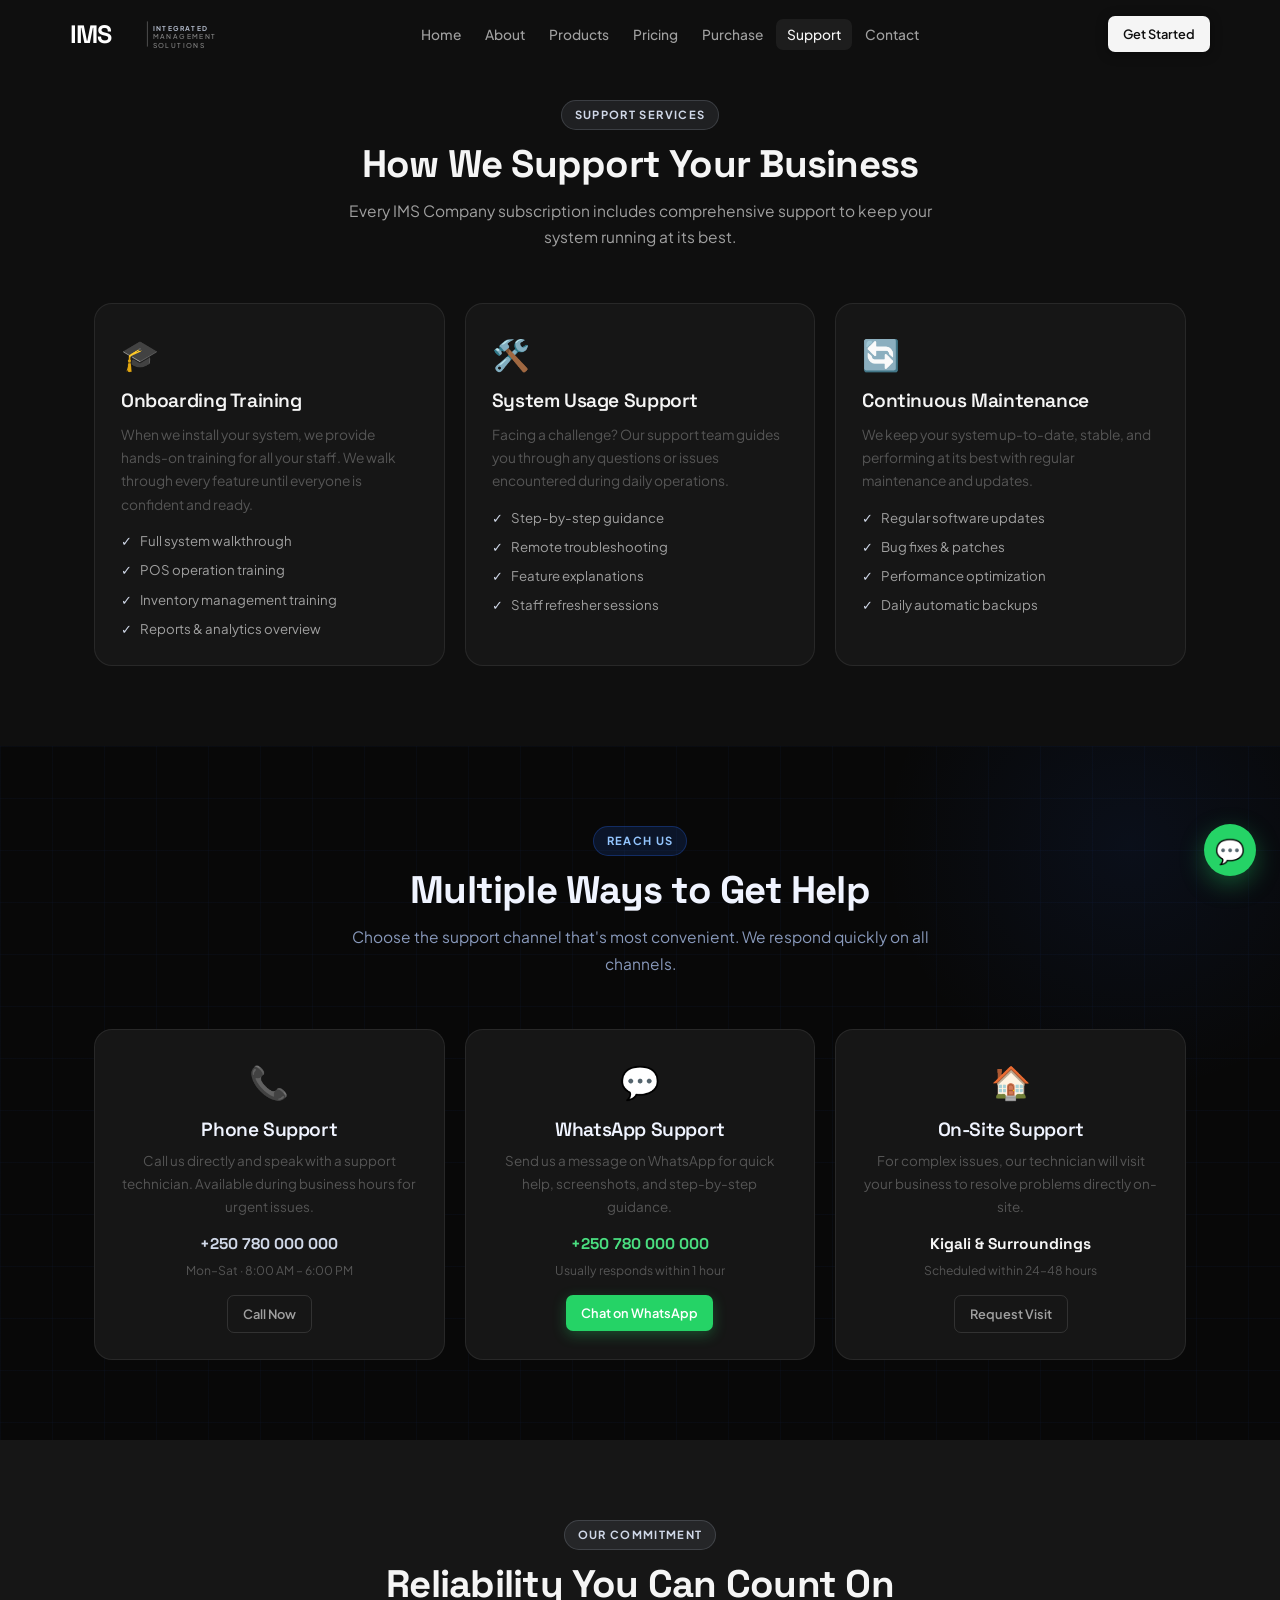
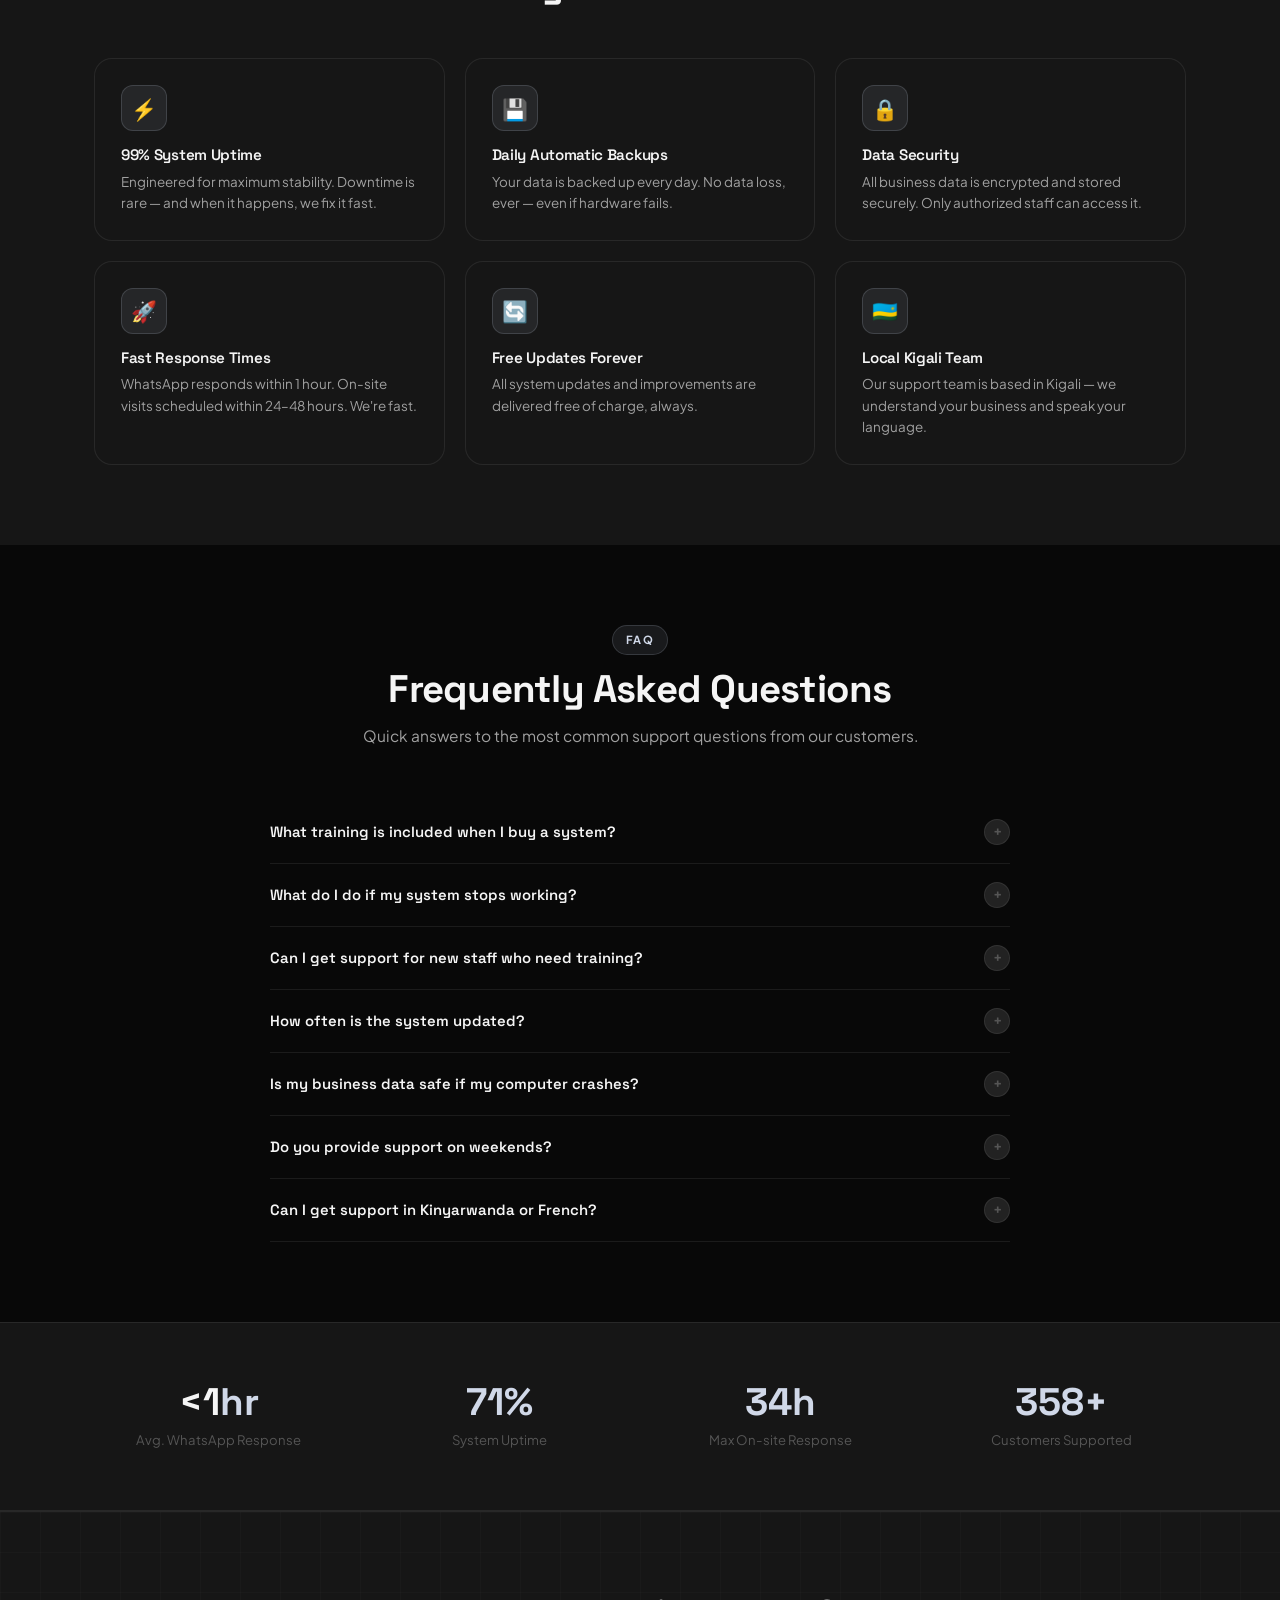
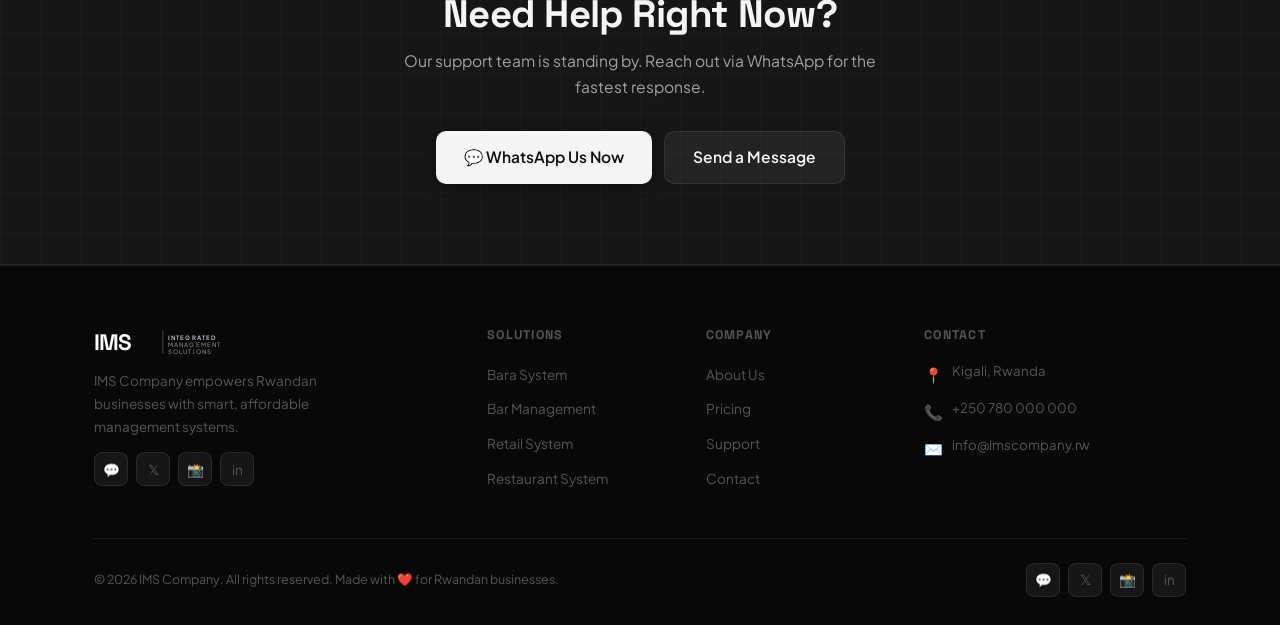
<file: ims/ims/support.html>
<!DOCTYPE html>
<html lang="en">
<head>
<meta charset="UTF-8"><meta name="viewport" content="width=device-width, initial-scale=1.0">
<title>Support – IMS Company Technical Support & Help Center</title>
<meta name="description" content="IMS Company support: onboarding training, system usage help, technical maintenance, and FAQ. Phone, WhatsApp, and on-site support in Kigali, Rwanda.">
<link rel="stylesheet" href="css/style.css">
<link rel="icon" href="data:image/svg+xml,<svg xmlns='http://www.w3.org/2000/svg' viewBox='0 0 100 100'><rect width='100' height='100' rx='20' fill='%23D4A017'/><text y='.9em' font-size='60' x='10' fill='%23000' font-weight='900'>IMS</text></svg>">
</head>
<body>
<div id="loader"><div class="loader-logo"><svg viewBox="0 0 160 40" fill="none" xmlns="http://www.w3.org/2000/svg" style="height:40px;width:auto">
  <text x="0" y="32" font-family="Space Grotesk, sans-serif" font-weight="700" font-size="32" fill="#FFFFFF" letter-spacing="-1">IMS</text>
  <line x1="92" y1="6" x2="92" y2="36" stroke="#444444" stroke-width="1"/>
  <text x="98" y="18" font-family="Plus Jakarta Sans, sans-serif" font-weight="700" font-size="8" fill="#B0B8C8" letter-spacing="1.5">INTEGRATED</text>
  <text x="98" y="27" font-family="Plus Jakarta Sans, sans-serif" font-weight="500" font-size="8" fill="#666666" letter-spacing="1.5">MANAGEMENT</text>
  <text x="98" y="36" font-family="Plus Jakarta Sans, sans-serif" font-weight="500" font-size="8" fill="#666666" letter-spacing="1.5">SOLUTIONS</text>
</svg></div><div class="loader-bar-wrap"><div class="loader-bar"></div></div></div>

<nav class="navbar" id="navbar">
  <div class="navbar-inner">
    <a href="index.html" class="logo"><svg class="logo-svg" viewBox="0 0 180 40" fill="none" xmlns="http://www.w3.org/2000/svg">
  <text x="0" y="30" font-family="Space Grotesk, sans-serif" font-weight="700" font-size="28" fill="#FFFFFF" letter-spacing="-1">IMS</text>
  <line x1="86" y1="6" x2="86" y2="34" stroke="#555555" stroke-width="1"/>
  <text x="92" y="17" font-family="Plus Jakarta Sans, sans-serif" font-weight="700" font-size="7.5" fill="#B0B8C8" letter-spacing="1.5">INTEGRATED</text>
  <text x="92" y="26" font-family="Plus Jakarta Sans, sans-serif" font-weight="500" font-size="7.5" fill="#888888" letter-spacing="1.5">MANAGEMENT</text>
  <text x="92" y="35" font-family="Plus Jakarta Sans, sans-serif" font-weight="500" font-size="7.5" fill="#888888" letter-spacing="1.5">SOLUTIONS</text>
</svg></a>
    <ul class="nav-links">
      <li><a href="index.html" class="nav-link">Home</a></li><li><a href="about.html" class="nav-link">About</a></li>
      <li><a href="products.html" class="nav-link">Products</a></li><li><a href="pricing.html" class="nav-link">Pricing</a></li>
      <li><a href="purchase.html" class="nav-link">Purchase</a></li><li><a href="support.html" class="nav-link active">Support</a></li>
      <li><a href="contact.html" class="nav-link">Contact</a></li>
    </ul>
    <div class="nav-actions"><a href="purchase.html" class="btn btn-primary btn-sm">Get Started</a></div>
    <button class="hamburger" id="hamburger"><span></span><span></span><span></span></button>
  </div>
</nav>
<div class="mobile-menu" id="mobileMenu">
  <a href="index.html" class="nav-link">Home</a><a href="about.html" class="nav-link">About</a>
  <a href="products.html" class="nav-link">Products</a><a href="pricing.html" class="nav-link">Pricing</a>
  <a href="purchase.html" class="nav-link">Purchase</a><a href="support.html" class="nav-link">Support</a>
  <a href="contact.html" class="nav-link">Contact</a>
  <a href="purchase.html" class="btn btn-primary">Get Started</a>
</div>

<!-- SUPPORT TYPES -->
<section style="padding-top:100px" class="section">
  <div class="container">
    <div class="section-header reveal">
      <div class="section-tag">Support Services</div>
      <h2>How We Support Your Business</h2>
      <p>Every IMS Company subscription includes comprehensive support to keep your system running at its best.</p>
    </div>
    <div class="support-grid">
      <div class="support-card reveal">
        <div class="support-icon">🎓</div>
        <h3>Onboarding Training</h3>
        <p style="margin-top:10px;font-size:0.86rem;color:var(--text-muted)">When we install your system, we provide hands-on training for all your staff. We walk through every feature until everyone is confident and ready.</p>
        <ul style="margin-top:14px;display:flex;flex-direction:column;gap:8px">
          <li style="display:flex;align-items:center;gap:8px;font-size:0.83rem;color:var(--text-gray)"><span style="color:var(--silver-light)">✓</span>Full system walkthrough</li>
          <li style="display:flex;align-items:center;gap:8px;font-size:0.83rem;color:var(--text-gray)"><span style="color:var(--silver-light)">✓</span>POS operation training</li>
          <li style="display:flex;align-items:center;gap:8px;font-size:0.83rem;color:var(--text-gray)"><span style="color:var(--silver-light)">✓</span>Inventory management training</li>
          <li style="display:flex;align-items:center;gap:8px;font-size:0.83rem;color:var(--text-gray)"><span style="color:var(--silver-light)">✓</span>Reports &amp; analytics overview</li>
        </ul>
      </div>
      <div class="support-card reveal reveal-d1">
        <div class="support-icon">🛠️</div>
        <h3>System Usage Support</h3>
        <p style="margin-top:10px;font-size:0.86rem;color:var(--text-muted)">Facing a challenge? Our support team guides you through any questions or issues encountered during daily operations.</p>
        <ul style="margin-top:14px;display:flex;flex-direction:column;gap:8px">
          <li style="display:flex;align-items:center;gap:8px;font-size:0.83rem;color:var(--text-gray)"><span style="color:var(--silver-light)">✓</span>Step-by-step guidance</li>
          <li style="display:flex;align-items:center;gap:8px;font-size:0.83rem;color:var(--text-gray)"><span style="color:var(--silver-light)">✓</span>Remote troubleshooting</li>
          <li style="display:flex;align-items:center;gap:8px;font-size:0.83rem;color:var(--text-gray)"><span style="color:var(--silver-light)">✓</span>Feature explanations</li>
          <li style="display:flex;align-items:center;gap:8px;font-size:0.83rem;color:var(--text-gray)"><span style="color:var(--silver-light)">✓</span>Staff refresher sessions</li>
        </ul>
      </div>
      <div class="support-card reveal reveal-d2">
        <div class="support-icon">🔄</div>
        <h3>Continuous Maintenance</h3>
        <p style="margin-top:10px;font-size:0.86rem;color:var(--text-muted)">We keep your system up-to-date, stable, and performing at its best with regular maintenance and updates.</p>
        <ul style="margin-top:14px;display:flex;flex-direction:column;gap:8px">
          <li style="display:flex;align-items:center;gap:8px;font-size:0.83rem;color:var(--text-gray)"><span style="color:var(--silver-light)">✓</span>Regular software updates</li>
          <li style="display:flex;align-items:center;gap:8px;font-size:0.83rem;color:var(--text-gray)"><span style="color:var(--silver-light)">✓</span>Bug fixes &amp; patches</li>
          <li style="display:flex;align-items:center;gap:8px;font-size:0.83rem;color:var(--text-gray)"><span style="color:var(--silver-light)">✓</span>Performance optimization</li>
          <li style="display:flex;align-items:center;gap:8px;font-size:0.83rem;color:var(--text-gray)"><span style="color:var(--silver-light)">✓</span>Daily automatic backups</li>
        </ul>
      </div>
    </div>
  </div>
</section>

<!-- SUPPORT CHANNELS -->
<section class="section section-darkblue">
  <div class="container">
    <div class="section-header reveal">
      <div class="section-tag">Reach Us</div>
      <h2>Multiple Ways to Get Help</h2>
      <p>Choose the support channel that's most convenient. We respond quickly on all channels.</p>
    </div>
    <div class="channels-grid">
      <div class="channel-card reveal">
        <div class="channel-icon">📞</div>
        <h3>Phone Support</h3>
        <p style="margin-top:9px;font-size:0.84rem;color:var(--text-muted)">Call us directly and speak with a support technician. Available during business hours for urgent issues.</p>
        <p style="margin-top:12px;font-family:var(--font-head);font-weight:700;color:var(--silver-light)">+250 780 000 000</p>
        <p style="font-size:0.76rem;color:var(--text-muted);margin-top:3px">Mon–Sat · 8:00 AM – 6:00 PM</p>
        <a href="tel:+250780000000" class="btn btn-outline btn-sm" style="margin-top:14px">Call Now</a>
      </div>
      <div class="channel-card reveal reveal-d1">
        <div class="channel-icon">💬</div>
        <h3>WhatsApp Support</h3>
        <p style="margin-top:9px;font-size:0.84rem;color:var(--text-muted)">Send us a message on WhatsApp for quick help, screenshots, and step-by-step guidance.</p>
        <p style="margin-top:12px;font-family:var(--font-head);font-weight:700;color:#4ADE80">+250 780 000 000</p>
        <p style="font-size:0.76rem;color:var(--text-muted);margin-top:3px">Usually responds within 1 hour</p>
        <a href="https://wa.me/250780000000" class="btn btn-sm" style="margin-top:14px;background:#25D366;color:white;box-shadow:0 4px 14px rgba(37,211,102,0.3)" target="_blank">Chat on WhatsApp</a>
      </div>
      <div class="channel-card reveal reveal-d2">
        <div class="channel-icon">🏠</div>
        <h3>On-Site Support</h3>
        <p style="margin-top:9px;font-size:0.84rem;color:var(--text-muted)">For complex issues, our technician will visit your business to resolve problems directly on-site.</p>
        <p style="margin-top:12px;font-family:var(--font-head);font-weight:700;color:var(--text-white)">Kigali &amp; Surroundings</p>
        <p style="font-size:0.76rem;color:var(--text-muted);margin-top:3px">Scheduled within 24–48 hours</p>
        <a href="contact.html" class="btn btn-outline btn-sm" style="margin-top:14px">Request Visit</a>
      </div>
    </div>
  </div>
</section>

<!-- RELIABILITY -->
<section class="section" style="background:var(--bg-card)">
  <div class="container">
    <div class="section-header reveal">
      <div class="section-tag">Our Commitment</div>
      <h2>Reliability You Can Count On</h2>
    </div>
    <div class="features-grid">
      <div class="feat-card reveal"><div class="feat-icon">⚡</div><h4>99% System Uptime</h4><p>Engineered for maximum stability. Downtime is rare — and when it happens, we fix it fast.</p></div>
      <div class="feat-card reveal reveal-d1"><div class="feat-icon">💾</div><h4>Daily Automatic Backups</h4><p>Your data is backed up every day. No data loss, ever — even if hardware fails.</p></div>
      <div class="feat-card reveal reveal-d2"><div class="feat-icon">🔒</div><h4>Data Security</h4><p>All business data is encrypted and stored securely. Only authorized staff can access it.</p></div>
      <div class="feat-card reveal"><div class="feat-icon">🚀</div><h4>Fast Response Times</h4><p>WhatsApp responds within 1 hour. On-site visits scheduled within 24–48 hours. We're fast.</p></div>
      <div class="feat-card reveal reveal-d1"><div class="feat-icon">🔄</div><h4>Free Updates Forever</h4><p>All system updates and improvements are delivered free of charge, always.</p></div>
      <div class="feat-card reveal reveal-d2"><div class="feat-icon">🇷🇼</div><h4>Local Kigali Team</h4><p>Our support team is based in Kigali — we understand your business and speak your language.</p></div>
    </div>
  </div>
</section>

<!-- FAQ -->
<section class="section" style="background:var(--bg-deepest)">
  <div class="container">
    <div class="section-header reveal">
      <div class="section-tag">FAQ</div>
      <h2>Frequently Asked Questions</h2>
      <p>Quick answers to the most common support questions from our customers.</p>
    </div>
    <div class="faq-list">
      <div class="faq-item"><div class="faq-q">What training is included when I buy a system?<div class="faq-toggle">+</div></div><div class="faq-a">We provide full system usage training when we install your system. Our technician walks your staff through every feature — POS, inventory, reports, and user management. We do not provide general business training, only system usage training.</div></div>
      <div class="faq-item"><div class="faq-q">What do I do if my system stops working?<div class="faq-toggle">+</div></div><div class="faq-a">Contact us immediately via WhatsApp (+250 780 000 000) or phone. Our team will troubleshoot remotely first, and if necessary, schedule an on-site visit within 24–48 hours. Critical issues are prioritized for same-day response.</div></div>
      <div class="faq-item"><div class="faq-q">Can I get support for new staff who need training?<div class="faq-toggle">+</div></div><div class="faq-a">Yes. Contact us and we'll schedule a refresher training session. Basic remote guidance is free. On-site refresher sessions may incur a small fee depending on your plan.</div></div>
      <div class="faq-item"><div class="faq-q">How often is the system updated?<div class="faq-toggle">+</div></div><div class="faq-a">We release updates regularly — typically every 1–2 months. Updates include bug fixes, security patches, and new features. All updates are applied automatically and are always free.</div></div>
      <div class="faq-item"><div class="faq-q">Is my business data safe if my computer crashes?<div class="faq-toggle">+</div></div><div class="faq-a">Yes. Your data is automatically backed up every day to a secure server. If your hardware fails, we restore your complete business data with minimal downtime. Included in all subscription plans.</div></div>
      <div class="faq-item"><div class="faq-q">Do you provide support on weekends?<div class="faq-toggle">+</div></div><div class="faq-a">WhatsApp support is available 7 days a week for urgent issues. Phone support runs Monday to Saturday, 8:00 AM – 6:00 PM. For emergencies outside these hours, WhatsApp us and we'll respond as quickly as possible.</div></div>
      <div class="faq-item"><div class="faq-q">Can I get support in Kinyarwanda or French?<div class="faq-toggle">+</div></div><div class="faq-a">Yes. Our support team communicates in Kinyarwanda, French, and English. Reach us in whichever language is most comfortable for you.</div></div>
    </div>
  </div>
</section>

<!-- STATS -->
<section class="stats-banner">
  <div class="container">
    <div class="stats-grid">
      <div class="reveal"><div class="stat-num">&lt;1<span>hr</span></div><div class="stat-label">Avg. WhatsApp Response</div></div>
      <div class="reveal reveal-d1"><div class="stat-num"><span data-target="99" data-suffix="%">0%</span></div><div class="stat-label">System Uptime</div></div>
      <div class="reveal reveal-d2"><div class="stat-num"><span data-target="48" data-suffix="h">0h</span></div><div class="stat-label">Max On-site Response</div></div>
      <div class="reveal reveal-d3"><div class="stat-num"><span data-target="500" data-suffix="+">0+</span></div><div class="stat-label">Customers Supported</div></div>
    </div>
  </div>
</section>

<section class="cta-banner">
  <div class="container"><div class="cta-inner reveal">
    <h2>Need Help Right Now?</h2>
    <p>Our support team is standing by. Reach out via WhatsApp for the fastest response.</p>
    <div class="cta-actions">
      <a href="https://wa.me/250780000000" class="btn btn-primary btn-lg" target="_blank">💬 WhatsApp Us Now</a>
      <a href="contact.html" class="btn btn-ghost btn-lg">Send a Message</a>
    </div>
  </div></div>
</section>

<footer class="footer">
  <div class="container">
    <div class="footer-grid">
      <div class="footer-brand"><a href="index.html" class="logo"><svg viewBox="0 0 180 40" fill="none" xmlns="http://www.w3.org/2000/svg" style="height:32px;width:auto">
  <text x="0" y="30" font-family="Space Grotesk, sans-serif" font-weight="700" font-size="28" fill="#FFFFFF" letter-spacing="-1">IMS</text>
  <line x1="86" y1="6" x2="86" y2="34" stroke="#555555" stroke-width="1"/>
  <text x="92" y="17" font-family="Plus Jakarta Sans, sans-serif" font-weight="700" font-size="7.5" fill="#B0B8C8" letter-spacing="1.5">INTEGRATED</text>
  <text x="92" y="26" font-family="Plus Jakarta Sans, sans-serif" font-weight="500" font-size="7.5" fill="#888888" letter-spacing="1.5">MANAGEMENT</text>
  <text x="92" y="35" font-family="Plus Jakarta Sans, sans-serif" font-weight="500" font-size="7.5" fill="#888888" letter-spacing="1.5">SOLUTIONS</text>
</svg></a><p>IMS Company empowers Rwandan businesses with smart, affordable management systems.</p><div class="social-links" style="margin-top:14px"><a href="https://wa.me/250780000000" class="social-link wa" target="_blank">💬</a><a href="#" class="social-link">𝕏</a><a href="#" class="social-link">📸</a><a href="#" class="social-link">in</a></div></div>
      <div><div class="footer-col-title">Solutions</div><ul class="footer-links"><li><a href="products.html" class="footer-link">Bara System</a></li><li><a href="products.html" class="footer-link">Bar Management</a></li><li><a href="products.html" class="footer-link">Retail System</a></li><li><a href="products.html" class="footer-link">Restaurant System</a></li></ul></div>
      <div><div class="footer-col-title">Company</div><ul class="footer-links"><li><a href="about.html" class="footer-link">About Us</a></li><li><a href="pricing.html" class="footer-link">Pricing</a></li><li><a href="support.html" class="footer-link">Support</a></li><li><a href="contact.html" class="footer-link">Contact</a></li></ul></div>
      <div><div class="footer-col-title">Contact</div><div class="footer-contact-item"><span class="footer-contact-ic">📍</span><span class="footer-contact-text">Kigali, Rwanda</span></div><div class="footer-contact-item"><span class="footer-contact-ic">📞</span><span class="footer-contact-text">+250 780 000 000</span></div><div class="footer-contact-item"><span class="footer-contact-ic">✉️</span><span class="footer-contact-text">info@imscompany.rw</span></div></div>
    </div>
    <div class="footer-bottom"><div class="footer-copy">© 2026 IMS Company. All rights reserved. Made with ❤️ for Rwandan businesses.</div><div class="social-links"><a href="https://wa.me/250780000000" class="social-link wa" target="_blank">💬</a><a href="#" class="social-link">𝕏</a><a href="#" class="social-link">📸</a><a href="#" class="social-link">in</a></div></div>
  </div>
</footer>
<a href="https://wa.me/250780000000" class="whatsapp-float" target="_blank">💬</a>
<div class="mobile-cta-bar"><a href="https://wa.me/250780000000" class="btn btn-outline" target="_blank">WhatsApp</a><a href="contact.html" class="btn btn-primary">Contact Us</a></div>
<script src="js/main.js"></script>
</body></html>
</file>
<file: ims/ims/css/style.css>
/* ============================================
   IMS COMPANY - PREMIUM DARK THEME v3
   Colors: Deep Black + White + Silver/Gray
============================================ */

@import url('https://fonts.googleapis.com/css2?family=Plus+Jakarta+Sans:wght@300;400;500;600;700;800&family=Space+Grotesk:wght@400;500;600;700&display=swap');

:root {
  /* Backgrounds - true dark, not blue */
  --bg-deepest:  #080808;
  --bg-dark:     #0F0F0F;
  --bg-card:     #161616;
  --bg-card-2:   #1C1C1C;
  --bg-elevated: #222222;
  --bg-border:   rgba(255,255,255,0.08);
  --bg-border-2: rgba(255,255,255,0.12);

  /* Brand accent - Silver/Gray from IMS logo */
  --silver:      #B0B8C8;
  --silver-light:#D0D8E8;
  --silver-dim:  rgba(176,184,200,0.1);
  --silver-border: rgba(176,184,200,0.2);

  /* Accent blue - used sparingly */
  --blue:        #2563EB;
  --blue-light:  #3B82F6;
  --blue-dim:    rgba(37,99,235,0.12);

  /* Text */
  --text-white:  #F5F5F5;
  --text-gray:   #A0A0A0;
  --text-muted:  #555555;

  /* Semantic */
  --green:       #22C55E;
  --red:         #EF4444;

  --font-head:   'Space Grotesk', sans-serif;
  --font-body:   'Plus Jakarta Sans', sans-serif;

  --radius-sm:   8px;
  --radius-md:   12px;
  --radius-lg:   18px;
  --radius-xl:   26px;

  --shadow-sm:   0 2px 12px rgba(0,0,0,0.4);
  --shadow-md:   0 8px 32px rgba(0,0,0,0.5);
  --shadow-lg:   0 20px 60px rgba(0,0,0,0.65);
  --shadow-blue: 0 8px 24px rgba(37,99,235,0.3);
  --shadow-silver:0 8px 24px rgba(176,184,200,0.15);

  --transition:  0.28s cubic-bezier(0.4,0,0.2,1);
}

/* ---- RESET ---- */
*,*::before,*::after{box-sizing:border-box;margin:0;padding:0}
html{scroll-behavior:smooth}
body{font-family:var(--font-body);color:var(--text-white);background:var(--bg-dark);line-height:1.6;overflow-x:hidden}
img{max-width:100%;display:block}
a{text-decoration:none;color:inherit}
ul{list-style:none}

/* ---- TYPOGRAPHY ---- */
h1,h2,h3,h4,h5{font-family:var(--font-head);color:var(--text-white);line-height:1.15;letter-spacing:-0.02em}
h1{font-size:clamp(2rem,4.5vw,3.5rem);font-weight:700}
h2{font-size:clamp(1.6rem,3vw,2.4rem);font-weight:700}
h3{font-size:clamp(1rem,1.8vw,1.2rem);font-weight:600}
h4{font-size:0.95rem;font-weight:600}
p{font-size:0.97rem;color:var(--text-gray);line-height:1.7}
.lead{font-size:clamp(0.95rem,1.6vw,1.08rem);color:var(--text-gray);line-height:1.75}

/* ---- LAYOUT ---- */
.container{max-width:1140px;margin:0 auto;padding:0 24px}
.section{padding:80px 0}
.section-sm{padding:48px 0}
.text-center{text-align:center}

.section-tag{
  display:inline-flex;align-items:center;gap:7px;
  background:var(--silver-dim);color:var(--silver-light);
  font-size:0.7rem;font-weight:700;letter-spacing:0.12em;
  text-transform:uppercase;padding:5px 13px;border-radius:100px;
  margin-bottom:12px;font-family:var(--font-body);
  border:1px solid var(--silver-border)
}
.section-header{text-align:center;max-width:600px;margin:0 auto 52px}
.section-header p{margin-top:12px;color:var(--text-gray);font-size:0.97rem}

/* ---- BUTTONS ---- */
.btn{display:inline-flex;align-items:center;gap:8px;font-family:var(--font-body);font-weight:600;font-size:0.92rem;border-radius:9px;padding:11px 22px;border:none;cursor:pointer;transition:var(--transition);white-space:nowrap;text-decoration:none}
.btn-primary{background:var(--text-white);color:#0F0F0F;box-shadow:var(--shadow-sm)}
.btn-primary:hover{background:var(--silver-light);transform:translateY(-2px);box-shadow:var(--shadow-md)}
.btn-silver{background:var(--silver-dim);color:var(--silver-light);border:1px solid var(--silver-border)}
.btn-silver:hover{background:rgba(176,184,200,0.18);transform:translateY(-2px)}
.btn-outline{background:transparent;color:var(--text-gray);border:1px solid var(--bg-border-2)}
.btn-outline:hover{border-color:var(--silver);color:var(--silver-light)}
.btn-ghost{background:rgba(255,255,255,0.06);color:var(--text-white);border:1px solid var(--bg-border)}
.btn-ghost:hover{background:rgba(255,255,255,0.1)}
.btn-blue{background:var(--blue);color:white;box-shadow:var(--shadow-blue)}
.btn-blue:hover{background:var(--blue-light);transform:translateY(-2px)}
.btn-lg{padding:13px 28px;font-size:0.97rem;border-radius:10px}
.btn-sm{padding:8px 15px;font-size:0.8rem;border-radius:7px}

/* ---- LOADER ---- */
#loader{position:fixed;inset:0;background:var(--bg-deepest);z-index:9999;display:flex;align-items:center;justify-content:center;flex-direction:column;gap:20px;transition:opacity 0.5s ease,visibility 0.5s ease}
#loader.hidden{opacity:0;visibility:hidden;pointer-events:none}
.loader-logo-svg text{font-family:var(--font-head)}
.loader-bar-wrap{width:160px;height:2px;background:rgba(255,255,255,0.08);border-radius:2px;overflow:hidden}
.loader-bar{height:100%;width:0;background:linear-gradient(90deg,var(--blue),var(--silver-light));border-radius:2px;animation:loadProg 1.5s ease-out forwards}
@keyframes loadProg{to{width:100%}}

/* ---- NAVBAR ---- */
.navbar{position:fixed;top:0;left:0;right:0;z-index:1000;padding:0 24px;transition:var(--transition)}
.navbar-inner{max-width:1140px;margin:0 auto;display:flex;align-items:center;justify-content:space-between;height:68px}
.navbar.scrolled{background:rgba(15,15,15,0.97);backdrop-filter:blur(20px);border-bottom:1px solid var(--bg-border);box-shadow:0 1px 30px rgba(0,0,0,0.5)}
.navbar:not(.scrolled){background:transparent}

/* IMS LOGO (SVG inline) */
.logo{display:flex;align-items:center;gap:0;text-decoration:none}
.logo-svg{height:36px;width:auto}
.logo-img-real{height:36px;width:auto;object-fit:contain;display:block}

.nav-links{display:flex;align-items:center;gap:2px}
.nav-link{font-size:0.86rem;font-weight:500;color:var(--text-gray);padding:7px 11px;border-radius:7px;transition:var(--transition)}
.nav-link:hover,.nav-link.active{color:var(--text-white);background:rgba(255,255,255,0.06)}
.nav-actions{display:flex;align-items:center;gap:10px}

.hamburger{display:none;flex-direction:column;gap:5px;background:none;border:none;cursor:pointer;padding:6px}
.hamburger span{display:block;width:21px;height:2px;background:var(--text-white);border-radius:2px;transition:var(--transition)}
.hamburger.open span:nth-child(1){transform:translateY(7px) rotate(45deg)}
.hamburger.open span:nth-child(2){opacity:0}
.hamburger.open span:nth-child(3){transform:translateY(-7px) rotate(-45deg)}

.mobile-menu{display:none;position:fixed;top:68px;left:0;right:0;background:var(--bg-card);border-bottom:1px solid var(--bg-border);padding:14px 24px 22px;z-index:999;box-shadow:var(--shadow-lg)}
.mobile-menu.open{display:block}
.mobile-menu .nav-link{display:block;padding:11px 14px;font-size:0.93rem;color:var(--text-gray);border-radius:8px;margin-bottom:2px}
.mobile-menu .nav-link:hover{background:rgba(255,255,255,0.05);color:var(--text-white)}
.mobile-menu .btn{width:100%;justify-content:center;margin-top:10px}

/* ---- HERO ---- */
.hero{position:relative;min-height:100vh;display:flex;align-items:center;background:var(--bg-deepest);overflow:hidden;padding-top:68px}
.hero-bg{position:absolute;inset:0;overflow:hidden}
.hero-grid{position:absolute;inset:0;background-image:linear-gradient(rgba(255,255,255,0.02) 1px,transparent 1px),linear-gradient(90deg,rgba(255,255,255,0.02) 1px,transparent 1px);background-size:56px 56px}
.hero-glow{position:absolute;width:600px;height:600px;background:radial-gradient(circle,rgba(37,99,235,0.12) 0%,transparent 70%);top:-200px;right:-100px;border-radius:50%}
.hero-glow-2{position:absolute;width:400px;height:400px;background:radial-gradient(circle,rgba(176,184,200,0.05) 0%,transparent 70%);bottom:-100px;left:-50px;border-radius:50%}
.hero-content{position:relative;z-index:2;max-width:1140px;margin:0 auto;padding:70px 24px;display:grid;grid-template-columns:1fr 1fr;align-items:center;gap:64px}

.hero-badge{display:inline-flex;align-items:center;gap:8px;background:var(--silver-dim);border:1px solid var(--silver-border);color:var(--silver-light);font-size:0.72rem;font-weight:600;letter-spacing:0.08em;text-transform:uppercase;padding:5px 13px;border-radius:100px;margin-bottom:20px}
.hero-badge::before{content:'';width:6px;height:6px;background:var(--silver-light);border-radius:50%;animation:pulseDot 2s infinite}
@keyframes pulseDot{0%,100%{opacity:1;transform:scale(1)}50%{opacity:0.4;transform:scale(1.4)}}

.hero-title{color:var(--text-white);margin-bottom:16px}
.hero-title .highlight{background:linear-gradient(135deg,var(--silver-light),#fff);-webkit-background-clip:text;-webkit-text-fill-color:transparent;background-clip:text}
.hero-subtitle{color:var(--text-gray);font-size:1.02rem;line-height:1.75;margin-bottom:32px;max-width:440px}
.hero-actions{display:flex;gap:12px;flex-wrap:wrap;margin-bottom:44px}
.hero-stats{display:flex;gap:28px;padding-top:28px;border-top:1px solid var(--bg-border)}
.hs-num{font-family:var(--font-head);font-size:1.6rem;font-weight:700;color:var(--text-white);line-height:1}
.hs-label{font-size:0.75rem;color:var(--text-muted);margin-top:4px}

/* Hero mockup */
.hero-visual{position:relative}
.hero-mockup{background:var(--bg-card);border:1px solid var(--bg-border);border-radius:var(--radius-lg);padding:18px;animation:floatM 6s ease-in-out infinite}
@keyframes floatM{0%,100%{transform:translateY(0)}50%{transform:translateY(-10px)}}
.m-topbar{display:flex;align-items:center;gap:6px;margin-bottom:14px;padding-bottom:11px;border-bottom:1px solid var(--bg-border)}
.mdot{width:9px;height:9px;border-radius:50%}
.mdot:nth-child(1){background:#FF5F56}.mdot:nth-child(2){background:#FFBD2E}.mdot:nth-child(3){background:#27C93F}
.m-title-bar{font-size:0.72rem;color:var(--text-muted);margin-left:8px;font-family:var(--font-body)}
.m-stat-row{display:grid;grid-template-columns:repeat(3,1fr);gap:9px;margin-bottom:11px}
.m-stat{background:var(--bg-elevated);border-radius:10px;padding:13px;border:1px solid var(--bg-border)}
.m-stat-lbl{font-size:0.62rem;color:var(--text-muted);margin-bottom:5px}
.m-stat-val{font-family:var(--font-head);font-size:1.35rem;font-weight:700;color:var(--text-white);line-height:1}
.m-stat-chg{font-size:0.6rem;color:var(--green);margin-top:3px}
.m-chart{background:var(--bg-elevated);border-radius:9px;padding:13px;margin-bottom:9px;border:1px solid var(--bg-border)}
.m-chart-lbl{font-size:0.65rem;color:var(--text-muted);margin-bottom:9px}
.m-bars{display:flex;align-items:flex-end;gap:5px;height:52px}
.m-bar{flex:1;border-radius:4px 4px 0 0;background:rgba(255,255,255,0.07)}
.m-bar.hi{background:var(--blue)}
.m-list{display:flex;flex-direction:column;gap:6px}
.m-list-item{display:flex;justify-content:space-between;align-items:center;background:var(--bg-elevated);border-radius:7px;padding:8px 10px;border:1px solid var(--bg-border)}
.m-item-name{font-size:0.7rem;color:var(--text-gray)}
.m-item-val{font-size:0.7rem;color:var(--silver-light);font-weight:600}


/* ---- PROBLEM/SOLUTION ---- */
.ps-section{background:var(--bg-deepest)}
.ps-grid{display:grid;grid-template-columns:1fr 1fr;gap:20px}
.ps-box{padding:32px;border-radius:var(--radius-lg)}
.ps-problem{background:rgba(239,68,68,0.04);border:1px solid rgba(239,68,68,0.12)}
.ps-solution{background:rgba(255,255,255,0.03);border:1px solid var(--bg-border-2)}
.ps-box-title{font-family:var(--font-head);font-size:1.05rem;font-weight:700;margin-bottom:5px}
.ps-problem .ps-box-title{color:#FCA5A5}
.ps-solution .ps-box-title{color:var(--silver-light)}
.ps-box-sub{font-size:0.84rem;color:var(--text-muted);margin-bottom:16px}
.ps-list{display:flex;flex-direction:column;gap:10px}
.ps-item{display:flex;align-items:flex-start;gap:10px;font-size:0.87rem;color:var(--text-gray)}
.ps-ic{width:20px;height:20px;border-radius:50%;display:flex;align-items:center;justify-content:center;font-size:0.6rem;flex-shrink:0;margin-top:2px}
.ps-problem .ps-ic{background:rgba(239,68,68,0.12);color:#FCA5A5}
.ps-solution .ps-ic{background:var(--silver-dim);color:var(--silver-light)}

/* ---- FEATURES ---- */
.features-grid{display:grid;grid-template-columns:repeat(3,1fr);gap:20px}
.feat-card{background:var(--bg-card);border-radius:var(--radius-lg);padding:26px;border:1px solid var(--bg-border);transition:var(--transition)}
.feat-card:hover{transform:translateY(-4px);border-color:var(--bg-border-2);box-shadow:var(--shadow-md)}
.feat-icon{width:46px;height:46px;border-radius:12px;background:var(--silver-dim);border:1px solid var(--silver-border);display:flex;align-items:center;justify-content:center;font-size:1.3rem;margin-bottom:15px}
.feat-card h4{font-size:0.95rem;margin-bottom:7px;color:var(--text-white)}
.feat-card p{font-size:0.84rem;color:var(--text-gray);line-height:1.6}

/* ---- STATS ---- */
.stats-banner{background:var(--bg-card);padding:60px 0;border-top:1px solid var(--bg-border);border-bottom:1px solid var(--bg-border)}
.stats-grid{display:grid;grid-template-columns:repeat(4,1fr);gap:32px;text-align:center}
.stat-num{font-family:var(--font-head);font-size:2.4rem;font-weight:700;color:var(--text-white);line-height:1;margin-bottom:7px}
.stat-num span{color:var(--silver-light)}
.stat-label{font-size:0.82rem;color:var(--text-muted)}

/* ---- PRODUCT HIGHLIGHT ---- */
.prod-hl-grid{display:grid;grid-template-columns:1fr 1fr;gap:64px;align-items:center}
.prod-hl-tag{display:inline-flex;align-items:center;gap:7px;background:var(--silver-dim);color:var(--silver-light);font-size:0.7rem;font-weight:700;letter-spacing:0.1em;text-transform:uppercase;padding:4px 11px;border-radius:100px;margin-bottom:12px;border:1px solid var(--silver-border)}
.prod-hl-feats{margin-top:20px;display:flex;flex-direction:column;gap:10px}
.prod-hl-feat{display:flex;align-items:center;gap:11px;font-size:0.87rem;color:var(--text-gray)}
.prod-hl-feat-ic{width:21px;height:21px;background:var(--silver-dim);border-radius:50%;display:flex;align-items:center;justify-content:center;color:var(--silver-light);font-size:0.6rem;flex-shrink:0}
.prod-hl-actions{margin-top:28px;display:flex;gap:11px}
.prod-hl-visual{background:var(--bg-card);border-radius:var(--radius-xl);padding:28px;box-shadow:var(--shadow-lg);border:1px solid var(--bg-border);position:relative;overflow:hidden}
.prod-hl-visual::before{content:'';position:absolute;top:-80px;right:-80px;width:260px;height:260px;background:radial-gradient(circle,rgba(37,99,235,0.1),transparent 70%);border-radius:50%}
.phv-title{font-family:var(--font-head);font-size:0.82rem;font-weight:600;color:var(--text-muted);margin-bottom:16px;letter-spacing:0.06em;text-transform:uppercase;position:relative}
.phv-row{display:grid;grid-template-columns:1fr 1fr;gap:10px;margin-bottom:10px}
.phv-card{background:var(--bg-elevated);border-radius:10px;padding:14px;border:1px solid var(--bg-border)}
.phv-card-lbl{font-size:0.65rem;color:var(--text-muted);margin-bottom:5px}
.phv-card-val{font-family:var(--font-head);font-size:1.4rem;font-weight:700;color:var(--text-white)}
.phv-card-sub{font-size:0.65rem;color:var(--green);margin-top:2px}
.phv-bar-row{background:var(--bg-elevated);border-radius:10px;padding:12px;border:1px solid var(--bg-border)}
.phv-bar-title{font-size:0.65rem;color:var(--text-muted);margin-bottom:8px}
.phv-bars{display:flex;align-items:flex-end;gap:5px;height:46px}
.phv-bar{flex:1;border-radius:4px 4px 0 0;background:rgba(255,255,255,0.07)}
.phv-bar.active{background:var(--silver)}

/* ---- TESTIMONIALS ---- */
.testi-grid{display:grid;grid-template-columns:repeat(3,1fr);gap:20px}
.testi-card{background:var(--bg-card);border-radius:var(--radius-lg);padding:26px;border:1px solid var(--bg-border);transition:var(--transition)}
.testi-card:hover{border-color:var(--bg-border-2);box-shadow:var(--shadow-md)}
.testi-stars{display:flex;gap:3px;margin-bottom:12px}
.testi-stars span{color:var(--silver-light);font-size:0.82rem}
.testi-text{font-size:0.88rem;line-height:1.7;color:var(--text-gray);margin-bottom:20px;font-style:italic}
.testi-author{display:flex;align-items:center;gap:11px}
.testi-avatar{width:38px;height:38px;border-radius:50%;display:flex;align-items:center;justify-content:center;font-family:var(--font-head);font-weight:700;font-size:0.84rem;color:white;flex-shrink:0}
.testi-name{font-size:0.86rem;font-weight:600;color:var(--text-white);font-family:var(--font-head)}
.testi-role{font-size:0.72rem;color:var(--text-muted);margin-top:2px}

/* ---- CTA ---- */
.cta-banner{background:var(--bg-card);position:relative;overflow:hidden;text-align:center;padding:80px 0;border-top:1px solid var(--bg-border);border-bottom:1px solid var(--bg-border)}
.cta-banner::before{content:'';position:absolute;inset:0;background-image:linear-gradient(rgba(255,255,255,0.015) 1px,transparent 1px),linear-gradient(90deg,rgba(255,255,255,0.015) 1px,transparent 1px);background-size:40px 40px}
.cta-inner{position:relative;z-index:1}
.cta-banner h2{color:var(--text-white);margin-bottom:12px}
.cta-banner p{color:var(--text-gray);font-size:0.98rem;margin-bottom:30px;max-width:480px;margin-left:auto;margin-right:auto}
.cta-actions{display:flex;gap:12px;justify-content:center;flex-wrap:wrap}

/* ---- FOOTER ---- */
.footer{background:var(--bg-deepest);padding:60px 0 28px;border-top:1px solid var(--bg-border)}
.footer-grid{display:grid;grid-template-columns:2fr 1fr 1fr 1.5fr;gap:44px;margin-bottom:48px}
.footer-brand p{color:var(--text-muted);font-size:0.84rem;margin-top:12px;line-height:1.7;max-width:240px}
.footer-col-title{font-family:var(--font-head);font-size:0.78rem;font-weight:700;color:var(--text-muted);letter-spacing:0.1em;text-transform:uppercase;margin-bottom:15px}
.footer-links{display:flex;flex-direction:column;gap:9px}
.footer-link{font-size:0.85rem;color:var(--text-muted);transition:var(--transition)}
.footer-link:hover{color:var(--text-white);padding-left:4px}
.footer-contact-item{display:flex;align-items:flex-start;gap:9px;margin-bottom:11px}
.footer-contact-ic{font-size:0.95rem;flex-shrink:0;margin-top:2px;color:var(--text-muted)}
.footer-contact-text{font-size:0.83rem;color:var(--text-muted);line-height:1.5}
.footer-bottom{border-top:1px solid var(--bg-border);padding-top:24px;display:flex;align-items:center;justify-content:space-between;flex-wrap:wrap;gap:12px}
.footer-copy{font-size:0.78rem;color:var(--text-muted)}
.social-links{display:flex;gap:8px}
.social-link{width:34px;height:34px;background:var(--bg-card);border:1px solid var(--bg-border);border-radius:8px;display:flex;align-items:center;justify-content:center;font-size:0.85rem;color:var(--text-muted);transition:var(--transition)}
.social-link:hover{background:var(--bg-elevated);border-color:var(--bg-border-2);color:var(--text-white)}
.social-link.wa:hover{background:rgba(37,211,102,0.1);border-color:rgba(37,211,102,0.25);color:#4ADE80}

/* ---- ABOUT ---- */
.about-grid{display:grid;grid-template-columns:1fr 1fr;gap:64px;align-items:center}
.about-img-inner{background:var(--bg-card);border-radius:var(--radius-xl);padding:40px;box-shadow:var(--shadow-lg);border:1px solid var(--bg-border);position:relative;overflow:hidden;display:flex;align-items:center;justify-content:center;min-height:340px}
.about-img-inner::before{content:'';position:absolute;inset:0;background:radial-gradient(circle at 30% 30%,rgba(37,99,235,0.08),transparent 60%)}
.about-big-icon{font-size:5rem;position:relative;z-index:1}
.about-float-card{position:absolute;background:var(--bg-elevated);border:1px solid var(--bg-border-2);border-radius:11px;padding:11px 15px;box-shadow:var(--shadow-lg);z-index:2}
.about-float-card.c1{bottom:18px;left:-18px}
.about-float-card.c2{top:18px;right:-18px}
.afc-num{font-family:var(--font-head);font-size:1.3rem;font-weight:700;color:var(--silver-light)}
.afc-lbl{font-size:0.68rem;color:var(--text-muted)}
.values-grid{display:grid;grid-template-columns:repeat(2,1fr);gap:12px;margin-top:20px}
.val-card{background:var(--bg-card);border-radius:var(--radius-md);padding:16px;border:1px solid var(--bg-border)}
.val-icon{font-size:1.3rem;margin-bottom:7px}
.val-title{font-family:var(--font-head);font-size:0.88rem;font-weight:600;color:var(--text-white);margin-bottom:3px}
.val-desc{font-size:0.78rem;color:var(--text-muted);line-height:1.5}
.team-grid{display:grid;grid-template-columns:repeat(4,1fr);gap:20px}
.team-card{text-align:center;padding:24px 16px;background:var(--bg-card);border-radius:var(--radius-lg);border:1px solid var(--bg-border);transition:var(--transition)}
.team-card:hover{border-color:var(--bg-border-2);box-shadow:var(--shadow-md)}
.team-avatar{width:58px;height:58px;border-radius:50%;margin:0 auto 12px;display:flex;align-items:center;justify-content:center;font-family:var(--font-head);font-weight:700;font-size:1rem;color:white}
.team-name{font-family:var(--font-head);font-size:0.9rem;font-weight:600;color:var(--text-white)}
.team-role{font-size:0.74rem;color:var(--text-muted);margin-top:3px}
.mv-grid{display:grid;grid-template-columns:1fr 1fr;gap:20px}
.mv-card{background:var(--bg-card);border-radius:var(--radius-lg);padding:32px;border:1px solid var(--bg-border)}
.mv-icon{font-size:1.8rem;margin-bottom:13px}
.mv-tag{font-size:0.68rem;font-weight:700;letter-spacing:0.1em;text-transform:uppercase;color:var(--silver-light);margin-bottom:7px}
.why-grid{display:grid;grid-template-columns:repeat(3,1fr);gap:20px}
.why-card{background:var(--bg-card);border-radius:var(--radius-lg);padding:24px;border:1px solid var(--bg-border);transition:var(--transition)}
.why-card:hover{border-color:var(--bg-border-2);box-shadow:var(--shadow-md)}
.why-icon{font-size:1.7rem;margin-bottom:12px}

/* ---- PRODUCTS ---- */
.products-grid{display:grid;grid-template-columns:repeat(3,1fr);gap:24px}
.prod-card{background:var(--bg-card);border-radius:var(--radius-lg);overflow:hidden;border:1px solid var(--bg-border);transition:var(--transition)}
.prod-card:hover{border-color:var(--bg-border-2);box-shadow:var(--shadow-md);transform:translateY(-4px)}
.prod-card-img{height:155px;display:flex;align-items:center;justify-content:center;font-size:2.8rem}
.prod-card-body{padding:20px}
.prod-tag{display:inline-block;font-size:0.66rem;font-weight:700;letter-spacing:0.08em;text-transform:uppercase;padding:3px 9px;border-radius:100px;margin-bottom:7px}
.prod-card h3{font-size:0.98rem;margin-bottom:7px;color:var(--text-white)}
.prod-card p{font-size:0.82rem;color:var(--text-muted);line-height:1.6;margin-bottom:10px}
.prod-price{font-family:var(--font-head);font-size:0.93rem;font-weight:700;color:var(--silver-light);margin-bottom:12px}
.prod-actions{display:flex;gap:7px}
.bara-grid{display:grid;grid-template-columns:1fr 1fr;gap:64px;align-items:center}
.bara-feats-list{display:flex;flex-direction:column;gap:12px;margin:20px 0 28px}
.bara-feat{display:flex;align-items:flex-start;gap:12px}
.bara-feat-ic{width:36px;height:36px;border-radius:10px;background:var(--silver-dim);border:1px solid var(--silver-border);display:flex;align-items:center;justify-content:center;font-size:1rem;flex-shrink:0}
.bara-feat-title{font-family:var(--font-head);font-size:0.86rem;font-weight:600;color:var(--text-white);margin-bottom:2px}
.bara-feat-desc{font-size:0.78rem;color:var(--text-muted)}
.services-grid{display:grid;grid-template-columns:repeat(4,1fr);gap:16px}
.svc-card{background:var(--bg-card);border-radius:var(--radius-lg);padding:24px 18px;border:1px solid var(--bg-border);text-align:center;transition:var(--transition)}
.svc-card:hover{border-color:var(--bg-border-2);box-shadow:var(--shadow-md);transform:translateY(-3px)}
.svc-icon{font-size:1.8rem;margin-bottom:12px}
.svc-card h4{font-size:0.9rem;margin-bottom:6px;color:var(--text-white)}
.svc-card p{font-size:0.78rem;color:var(--text-muted)}

/* ---- PRICING ---- */
.pricing-note-wrap{background:var(--bg-deepest);padding:24px 0;border-bottom:1px solid var(--bg-border)}
.pricing-note-inner{background:var(--bg-card);border-radius:var(--radius-lg);padding:20px 26px;border:1px solid var(--silver-border);display:flex;align-items:center;gap:14px}
.pn-icon{font-size:1.5rem}
.pn-text h4{font-size:0.92rem;margin-bottom:3px;color:var(--text-white)}
.pn-text p{font-size:0.84rem;color:var(--text-muted)}
.pricing-grid{display:grid;grid-template-columns:repeat(3,1fr);gap:20px;align-items:start}
.p-card{background:var(--bg-card);border-radius:var(--radius-lg);padding:30px;border:1px solid var(--bg-border);transition:var(--transition);position:relative}
.p-card:hover{transform:translateY(-5px);border-color:var(--bg-border-2);box-shadow:var(--shadow-md)}
.p-card.featured{background:var(--bg-elevated);border-color:var(--silver-border);transform:scale(1.03)}
.p-card.featured:hover{transform:scale(1.03) translateY(-5px)}
.feat-badge{position:absolute;top:-12px;left:50%;transform:translateX(-50%);background:var(--text-white);color:#0F0F0F;font-size:0.66rem;font-weight:700;letter-spacing:0.08em;text-transform:uppercase;padding:4px 14px;border-radius:100px;white-space:nowrap}
.p-card-name{font-family:var(--font-head);font-size:1rem;font-weight:700;color:var(--text-white);margin-bottom:5px}
.p-card-desc{font-size:0.82rem;color:var(--text-muted);margin-bottom:18px}
.p-price{margin-bottom:20px}
.p-price-amt{font-family:var(--font-head);font-size:1.9rem;font-weight:700;color:var(--text-white);line-height:1}
.p-card.featured .p-price-amt{color:var(--silver-light)}
.p-price-cur{font-size:0.84rem;font-weight:600;color:var(--text-muted);vertical-align:top;margin-top:5px;display:inline-block}
.p-price-per{font-size:0.78rem;color:var(--text-muted);margin-top:3px}
.p-users{display:inline-block;font-size:0.76rem;font-weight:600;padding:4px 10px;border-radius:100px;margin-bottom:14px;background:var(--silver-dim);color:var(--silver-light);border:1px solid var(--silver-border)}
.p-feats{display:flex;flex-direction:column;gap:10px;margin-bottom:22px}
.p-feat{display:flex;align-items:center;gap:9px;font-size:0.84rem;color:var(--text-gray)}
.p-feat-chk{width:16px;height:16px;background:var(--silver-dim);border-radius:50%;display:flex;align-items:center;justify-content:center;color:var(--silver-light);font-size:0.55rem;flex-shrink:0}

/* ---- PURCHASE ---- */
.steps-section{background:var(--bg-deepest)}
.steps-row{display:grid;grid-template-columns:repeat(4,1fr);gap:18px;position:relative}
.steps-row::before{content:'';position:absolute;top:31px;left:calc(12.5% + 18px);right:calc(12.5% + 18px);height:1px;background:rgba(255,255,255,0.08);z-index:0}
.step-card{text-align:center;padding:0 8px}
.step-num{width:62px;height:62px;border-radius:50%;background:var(--bg-elevated);border:1px solid var(--bg-border-2);color:var(--text-white);font-family:var(--font-head);font-size:1.3rem;font-weight:700;display:flex;align-items:center;justify-content:center;margin:0 auto 16px;position:relative;z-index:1}
.step-card h4{font-size:0.9rem;margin-bottom:5px;color:var(--text-white)}
.step-card p{font-size:0.78rem;color:var(--text-muted)}
.payment-methods{display:grid;grid-template-columns:repeat(3,1fr);gap:14px}
.pm-card{background:var(--bg-card);border-radius:var(--radius-md);padding:18px 12px;border:1px solid var(--bg-border);text-align:center;cursor:pointer;transition:var(--transition)}
.pm-card:hover,.pm-card.active{border-color:var(--silver-border);background:var(--silver-dim)}
.pm-icon{font-size:1.7rem;margin-bottom:7px}
.pm-name{font-size:0.78rem;font-weight:600;color:var(--text-white)}
.purchase-form-card{background:var(--bg-card);border-radius:var(--radius-lg);padding:30px;border:1px solid var(--bg-border)}
.order-summary{background:var(--bg-elevated);border-radius:var(--radius-lg);padding:26px;border:1px solid var(--silver-border);position:sticky;top:84px}
.os-title{font-family:var(--font-head);font-size:0.95rem;font-weight:700;color:var(--text-white);margin-bottom:16px}
.os-row{display:flex;justify-content:space-between;align-items:center;padding:8px 0;border-bottom:1px solid var(--bg-border)}
.os-label{font-size:0.82rem;color:var(--text-muted)}
.os-value{font-size:0.82rem;color:var(--text-white);font-weight:600}
.os-total{display:flex;justify-content:space-between;align-items:center;margin-top:14px;padding-top:14px;border-top:1px solid var(--bg-border-2)}
.os-total-lbl{font-family:var(--font-head);font-size:0.9rem;font-weight:700;color:var(--text-white)}
.os-total-val{font-family:var(--font-head);font-size:1.4rem;font-weight:700;color:var(--silver-light)}
.trust-badge{background:rgba(34,197,94,0.06);border:1px solid rgba(34,197,94,0.15);border-radius:9px;padding:10px 12px;margin-top:14px}
.trust-badge p{font-size:0.77rem;color:var(--green);line-height:1.5}
.purchase-grid{display:grid;grid-template-columns:3fr 2fr;gap:40px;align-items:start}
.form-group{margin-bottom:16px}
.form-group label{display:block;font-size:0.82rem;font-weight:600;color:var(--text-gray);margin-bottom:6px}
.form-row-2{display:grid;grid-template-columns:1fr 1fr;gap:14px}
.form-control{width:100%;padding:11px 14px;border:1px solid var(--bg-border-2);border-radius:var(--radius-sm);font-family:var(--font-body);font-size:0.9rem;color:var(--text-white);background:var(--bg-elevated);transition:var(--transition);outline:none}
.form-control:focus{border-color:var(--silver);box-shadow:0 0 0 3px var(--silver-dim)}
.form-control::placeholder{color:var(--text-muted)}
select.form-control{cursor:pointer}
select.form-control option{background:var(--bg-card);color:var(--text-white)}
textarea.form-control{resize:vertical;min-height:100px}
.plan-options{display:grid;grid-template-columns:repeat(3,1fr);gap:9px;margin-top:6px}
.plan-opt{border:1px solid var(--bg-border-2);border-radius:9px;padding:11px;text-align:center;cursor:pointer;transition:var(--transition);background:var(--bg-elevated)}
.plan-opt:hover,.plan-opt.selected{border-color:var(--silver-border);background:var(--silver-dim)}
.plan-opt-name{font-family:var(--font-head);font-size:0.87rem;font-weight:700;color:var(--text-white)}
.plan-opt-price{font-size:0.75rem;color:var(--text-muted);margin-top:2px}
.plan-opt.selected .plan-opt-name{color:var(--silver-light)}
.fast-setup{background:var(--bg-card);border-radius:var(--radius-md);padding:13px 15px;margin-top:18px;display:flex;align-items:center;gap:10px;border:1px solid var(--bg-border)}
.fast-setup-icon{font-size:1.25rem}
.fast-setup p{font-size:0.81rem;color:var(--text-gray)}
.fast-setup strong{color:var(--text-white)}

/* ---- SUPPORT ---- */
.support-grid{display:grid;grid-template-columns:repeat(3,1fr);gap:20px}
.support-card{background:var(--bg-card);border-radius:var(--radius-lg);padding:26px;border:1px solid var(--bg-border);transition:var(--transition)}
.support-card:hover{border-color:var(--bg-border-2);box-shadow:var(--shadow-md)}
.support-icon{font-size:1.9rem;margin-bottom:12px}
.faq-list{max-width:740px;margin:0 auto}
.faq-item{border-bottom:1px solid var(--bg-border)}
.faq-q{display:flex;align-items:center;justify-content:space-between;cursor:pointer;padding:18px 0;font-family:var(--font-head);font-size:0.93rem;font-weight:600;color:var(--text-white);gap:14px;user-select:none}
.faq-q:hover{color:var(--silver-light)}
.faq-toggle{width:26px;height:26px;border-radius:50%;background:var(--bg-elevated);border:1px solid var(--bg-border);display:flex;align-items:center;justify-content:center;font-size:0.95rem;color:var(--text-muted);flex-shrink:0;transition:var(--transition)}
.faq-item.open .faq-toggle{background:var(--silver-dim);border-color:var(--silver-border);color:var(--silver-light);transform:rotate(45deg)}
.faq-a{display:none;padding:0 0 16px;font-size:0.86rem;color:var(--text-muted);line-height:1.7}
.faq-item.open .faq-a{display:block}
.channels-grid{display:grid;grid-template-columns:repeat(3,1fr);gap:20px}
.channel-card{background:var(--bg-card);border-radius:var(--radius-lg);padding:26px;border:1px solid var(--bg-border);text-align:center;transition:var(--transition)}
.channel-card:hover{border-color:var(--bg-border-2);box-shadow:var(--shadow-md)}
.channel-icon{font-size:2rem;margin-bottom:12px}

/* ---- CONTACT ---- */
.contact-form-card{background:var(--bg-card);border-radius:var(--radius-lg);padding:30px;border:1px solid var(--bg-border)}
.contact-info-card{background:var(--bg-card);border-radius:var(--radius-lg);padding:30px;border:1px solid var(--bg-border);position:sticky;top:84px}
.ci-title{font-family:var(--font-head);font-size:1rem;font-weight:700;color:var(--text-white);margin-bottom:20px}
.ci-item{display:flex;align-items:flex-start;gap:12px;margin-bottom:15px}
.ci-icon{width:36px;height:36px;background:var(--silver-dim);border:1px solid var(--silver-border);border-radius:9px;display:flex;align-items:center;justify-content:center;font-size:1rem;flex-shrink:0}
.ci-label{font-size:0.72rem;color:var(--text-muted);margin-bottom:1px}
.ci-val{font-size:0.87rem;color:var(--text-white);font-weight:500}
.map-placeholder{margin-top:20px;background:var(--bg-elevated);border-radius:10px;height:145px;display:flex;align-items:center;justify-content:center;flex-direction:column;gap:7px;border:1px solid var(--bg-border)}
.map-placeholder span{font-size:1.8rem}
.map-placeholder p{font-size:0.74rem;color:var(--text-muted)}
.contact-grid{display:grid;grid-template-columns:3fr 2fr;gap:48px;align-items:start}

/* ---- NOTICE ---- */
.notice-box{background:rgba(255,255,255,0.03);border:1px solid var(--bg-border-2);border-radius:var(--radius-md);padding:18px 22px;display:flex;align-items:flex-start;gap:12px}
.notice-box p{font-size:0.86rem;color:var(--text-gray)}
.notice-box strong{color:var(--text-white)}

/* ---- FLOATING ---- */
.whatsapp-float{position:fixed;bottom:24px;right:24px;z-index:900;width:52px;height:52px;background:#25D366;border-radius:50%;display:flex;align-items:center;justify-content:center;box-shadow:0 8px 24px rgba(37,211,102,0.35);font-size:1.5rem;transition:var(--transition);animation:waBounce 3s ease-in-out infinite}
.whatsapp-float:hover{transform:scale(1.1)}
@keyframes waBounce{0%,100%{transform:translateY(0)}50%{transform:translateY(-5px)}}
.mobile-cta-bar{display:none;position:fixed;bottom:0;left:0;right:0;z-index:800;background:var(--bg-card);padding:10px 18px;border-top:1px solid var(--bg-border);gap:9px}
.mobile-cta-bar .btn{flex:1;justify-content:center}

/* ---- REVEAL ---- */
.reveal{opacity:0;transform:translateY(24px);transition:opacity 0.6s ease,transform 0.6s ease}
.reveal.visible{opacity:1;transform:translateY(0)}
.reveal-d1{transition-delay:0.1s}.reveal-d2{transition-delay:0.2s}.reveal-d3{transition-delay:0.3s}.reveal-d4{transition-delay:0.4s}

/* ---- RESPONSIVE ---- */
@media(max-width:1024px){
  .hero-content{grid-template-columns:1fr;gap:40px}
  .hero-visual{display:none}
  .features-grid{grid-template-columns:repeat(2,1fr)}
  .stats-grid{grid-template-columns:repeat(2,1fr);gap:24px}
  .ps-grid,.mv-grid{grid-template-columns:1fr}
  .prod-hl-grid,.about-grid,.bara-grid{grid-template-columns:1fr;gap:36px}
  .team-grid{grid-template-columns:repeat(2,1fr)}
  .products-grid{grid-template-columns:repeat(2,1fr)}
  .pricing-grid{grid-template-columns:1fr;max-width:400px;margin:0 auto}
  .p-card.featured{transform:none}
  .services-grid{grid-template-columns:repeat(2,1fr)}
  .purchase-grid,.contact-grid{grid-template-columns:1fr}
  .footer-grid{grid-template-columns:1fr 1fr;gap:28px}
  .testi-grid{grid-template-columns:repeat(2,1fr)}
  .channels-grid,.why-grid,.support-grid{grid-template-columns:repeat(2,1fr)}
  .order-summary,.contact-info-card{position:static}
}
@media(max-width:768px){
  .section{padding:52px 0}.section-sm{padding:36px 0}
  .nav-links,.nav-actions .btn{display:none}
  .hamburger{display:flex}
  .features-grid,.testi-grid,.products-grid,.channels-grid,.support-grid,.why-grid{grid-template-columns:1fr}
  .stats-grid{grid-template-columns:repeat(2,1fr)}
  .steps-row::before{display:none}
  .steps-row{grid-template-columns:repeat(2,1fr)}
  .payment-methods{grid-template-columns:1fr}
  .services-grid,.team-grid{grid-template-columns:repeat(2,1fr)}
  .footer-grid{grid-template-columns:1fr;gap:24px}
  .footer-bottom{flex-direction:column;text-align:center}
  .form-row-2,.plan-options{grid-template-columns:1fr}
  .mobile-cta-bar{display:flex}
  body{padding-bottom:68px}
}
@media(max-width:480px){
  h1{font-size:1.75rem}h2{font-size:1.45rem}
  .cta-actions{flex-direction:column;align-items:center}
  .steps-row{grid-template-columns:1fr}
  .values-grid{grid-template-columns:1fr}
}

/* ---- FIRST SECTION TOP OFFSET (replaces removed page-hero) ---- */
.pricing-note-wrap {
  padding-bottom: 24px;
}

/* ============================================
   DARK BLUE ACCENT SECTIONS
============================================ */
.section-darkblue {
  background: var(--bg-deepest);
  position: relative;
  overflow: hidden;
}
.section-darkblue::before {
  content: '';
  position: absolute;
  inset: 0;
  background-image:
    linear-gradient(rgba(37,99,235,0.04) 1px, transparent 1px),
    linear-gradient(90deg, rgba(37,99,235,0.04) 1px, transparent 1px);
  background-size: 52px 52px;
}
.section-darkblue::after {
  content: '';
  position: absolute;
  width: 500px; height: 500px;
  background: radial-gradient(circle, rgba(37,99,235,0.08) 0%, transparent 70%);
  top: -150px; right: -100px; border-radius: 50%;
  pointer-events: none;
}
.section-darkblue .container { position: relative; z-index: 1; }
.section-darkblue h2,
.section-darkblue h3,
.section-darkblue h4 { color: #F0F4FF; }
.section-darkblue p { color: #8899BB; }
.section-darkblue .feat-card {
  background: rgba(255,255,255,0.04);
  border-color: rgba(255,255,255,0.08);
}
.section-darkblue .feat-card:hover {
  background: rgba(255,255,255,0.07);
  border-color: rgba(37,99,235,0.3);
}
.section-darkblue .feat-card h4 { color: #F0F4FF; }
.section-darkblue .feat-card p { color: #8899BB; }
.section-darkblue .feat-icon {
  background: rgba(37,99,235,0.15);
  border-color: rgba(37,99,235,0.25);
}
.section-darkblue .section-tag {
  background: rgba(37,99,235,0.15);
  border-color: rgba(37,99,235,0.3);
  color: #93C5FD;
}
.section-darkblue .support-card,
.section-darkblue .why-card,
.section-darkblue .svc-card,
.section-darkblue .val-card,
.section-darkblue .mv-card,
.section-darkblue .testi-card {
  background: rgba(255,255,255,0.04);
  border-color: rgba(255,255,255,0.08);
}
.section-darkblue .support-card:hover,
.section-darkblue .why-card:hover,
.section-darkblue .svc-card:hover,
.section-darkblue .testi-card:hover {
  background: rgba(255,255,255,0.07);
  border-color: rgba(37,99,235,0.3);
}
.section-darkblue .support-card h3,
.section-darkblue .why-card h3,
.section-darkblue .svc-card h4,
.section-darkblue .val-title,
.section-darkblue .mv-tag,
.section-darkblue .testi-name { color: #F0F4FF; }
.section-darkblue .val-desc,
.section-darkblue .testi-text,
.section-darkblue li { color: #8899BB; }
.section-darkblue .section-header p { color: #8899BB; }
.section-darkblue .faq-q { color: #F0F4FF; }
.section-darkblue .faq-a { color: #8899BB; }
.section-darkblue .faq-item { border-bottom-color: rgba(255,255,255,0.07); }
.section-darkblue .faq-toggle { background: rgba(255,255,255,0.06); border-color: rgba(255,255,255,0.1); color: #8899BB; }
.section-darkblue .prod-card { background: rgba(255,255,255,0.04); border-color: rgba(255,255,255,0.08); }
.section-darkblue .prod-card:hover { background: rgba(255,255,255,0.07); border-color: rgba(37,99,235,0.3); }
.section-darkblue .prod-card h3 { color: #F0F4FF; }
.section-darkblue .prod-card p, .section-darkblue .prod-price { color: #8899BB; }
.section-darkblue .bara-feat-title { color: #F0F4FF; }
.section-darkblue .bara-feat-desc { color: #8899BB; }
.section-darkblue .bara-feat-ic { background: rgba(37,99,235,0.15); border-color: rgba(37,99,235,0.25); }
.section-darkblue .prod-hl-visual {
  background: rgba(255,255,255,0.04);
  border-color: rgba(255,255,255,0.08);
}
.section-darkblue .phv-card { background: rgba(255,255,255,0.06); border-color: rgba(255,255,255,0.08); }

/* ============================================
   PREMIUM PAYMENT SECTION
============================================ */
.payment-section {
  background: var(--bg-deepest);
  padding: 80px 0;
  border-top: 1px solid var(--bg-border);
  border-bottom: 1px solid var(--bg-border);
}
.payment-section-header {
  text-align: center;
  max-width: 580px;
  margin: 0 auto 52px;
}
.payment-section-header h2 { margin-bottom: 12px; }
.payment-section-header p { color: var(--text-gray); font-size: 0.97rem; }

.payment-cards-grid {
  display: grid;
  grid-template-columns: repeat(3, 1fr);
  gap: 20px;
  margin-bottom: 32px;
}

.payment-card-new {
  position: relative;
  background: var(--bg-card);
  border: 1px solid var(--bg-border);
  border-radius: 20px;
  padding: 28px;
  overflow: hidden;
  transition: var(--transition);
  cursor: pointer;
}
.payment-card-new:hover {
  transform: translateY(-6px);
  border-color: var(--bg-border-2);
  box-shadow: 0 20px 50px rgba(0,0,0,0.5);
}
.payment-card-new.selected {
  border-color: rgba(37,99,235,0.5);
  background: rgba(37,99,235,0.06);
}

/* Glow effects */
.pcn-glow {
  position: absolute;
  width: 200px; height: 200px;
  border-radius: 50%;
  top: -80px; right: -60px;
  opacity: 0.5;
  pointer-events: none;
  transition: var(--transition);
}
.payment-card-new:hover .pcn-glow { opacity: 0.9; }
.pcn-glow-blue { background: radial-gradient(circle, rgba(37,99,235,0.2) 0%, transparent 70%); }
.pcn-glow-silver { background: radial-gradient(circle, rgba(176,184,200,0.15) 0%, transparent 70%); }
.pcn-glow-green { background: radial-gradient(circle, rgba(34,197,94,0.15) 0%, transparent 70%); }

.pcn-top {
  display: flex;
  align-items: flex-start;
  justify-content: space-between;
  margin-bottom: 20px;
}
.pcn-icon-wrap {
  width: 52px; height: 52px;
  border-radius: 14px;
  display: flex; align-items: center; justify-content: center;
}
.pcn-blue { background: rgba(37,99,235,0.1); border: 1px solid rgba(37,99,235,0.2); }
.pcn-silver { background: rgba(176,184,200,0.08); border: 1px solid rgba(176,184,200,0.15); }
.pcn-green { background: rgba(34,197,94,0.08); border: 1px solid rgba(34,197,94,0.15); }

.pcn-badge {
  font-size: 0.65rem;
  font-weight: 700;
  letter-spacing: 0.08em;
  text-transform: uppercase;
  background: rgba(37,99,235,0.15);
  color: #60A5FA;
  border: 1px solid rgba(37,99,235,0.25);
  padding: 4px 10px;
  border-radius: 100px;
}

.pcn-title {
  font-family: var(--font-head);
  font-size: 1.15rem;
  font-weight: 700;
  color: var(--text-white);
  margin-bottom: 10px;
}
.pcn-desc {
  font-size: 0.84rem;
  color: var(--text-muted);
  line-height: 1.65;
  margin-bottom: 20px;
}
.pcn-providers {
  display: flex;
  gap: 8px;
  flex-wrap: wrap;
  margin-bottom: 20px;
}
.pcn-provider {
  font-size: 0.72rem;
  font-weight: 600;
  padding: 4px 10px;
  border-radius: 6px;
  letter-spacing: 0.04em;
}
.pcn-mtn { background: rgba(255,204,0,0.1); color: #FCD34D; border: 1px solid rgba(255,204,0,0.2); }
.pcn-airtel { background: rgba(220,38,38,0.1); color: #FCA5A5; border: 1px solid rgba(220,38,38,0.2); }
.pcn-visa { background: rgba(37,99,235,0.1); color: #93C5FD; border: 1px solid rgba(37,99,235,0.2); }
.pcn-mc { background: rgba(234,88,12,0.1); color: #FDBA74; border: 1px solid rgba(234,88,12,0.2); }
.pcn-bank { background: rgba(34,197,94,0.08); color: #86EFAC; border: 1px solid rgba(34,197,94,0.15); }

.pcn-footer {
  border-top: 1px solid var(--bg-border);
  padding-top: 16px;
}
.pcn-time {
  font-size: 0.78rem;
  color: var(--text-muted);
  font-weight: 500;
}

/* Payment Guarantee Bar */
.payment-guarantee {
  background: var(--bg-elevated);
  border: 1px solid var(--bg-border-2);
  border-radius: 16px;
  padding: 24px 32px;
  display: flex;
  align-items: center;
  gap: 32px;
  flex-wrap: wrap;
}
.pg-left {
  display: flex;
  align-items: center;
  gap: 16px;
  flex: 1;
  min-width: 240px;
}
.pg-icon {
  width: 44px; height: 44px;
  background: rgba(37,99,235,0.12);
  border: 1px solid rgba(37,99,235,0.2);
  border-radius: 12px;
  display: flex; align-items: center; justify-content: center;
  font-size: 1.3rem;
  flex-shrink: 0;
}
.pg-title {
  font-family: var(--font-head);
  font-size: 0.95rem;
  font-weight: 700;
  color: var(--text-white);
  margin-bottom: 3px;
}
.pg-sub {
  font-size: 0.8rem;
  color: var(--text-muted);
}
.pg-sub strong { color: var(--silver-light); }
.pg-divider {
  width: 1px; height: 40px;
  background: var(--bg-border-2);
  flex-shrink: 0;
}
.pg-stat { text-align: center; }
.pg-stat-num {
  font-family: var(--font-head);
  font-size: 1.5rem;
  font-weight: 700;
  color: var(--text-white);
  line-height: 1;
  margin-bottom: 4px;
}
.pg-stat-lbl {
  font-size: 0.72rem;
  color: var(--text-muted);
  white-space: nowrap;
}

@media(max-width: 768px) {
  .payment-cards-grid { grid-template-columns: 1fr; }
  .payment-guarantee { flex-direction: column; align-items: flex-start; gap: 20px; }
  .pg-divider { width: 100%; height: 1px; }
}

/* Contact form inside dark blue section */
.section-darkblue .contact-form-card,
.section-darkblue .contact-info-card {
  background: rgba(255,255,255,0.04);
  border-color: rgba(255,255,255,0.08);
}
.section-darkblue .form-control {
  background: rgba(255,255,255,0.06);
  border-color: rgba(255,255,255,0.1);
  color: #F0F4FF;
}
.section-darkblue .form-control::placeholder { color: #4A5878; }
.section-darkblue .form-control:focus { border-color: rgba(37,99,235,0.5); }
.section-darkblue .form-group label { color: #8899BB; }
.section-darkblue .ci-icon {
  background: rgba(37,99,235,0.15);
  border-color: rgba(37,99,235,0.25);
}
.section-darkblue .map-placeholder {
  background: rgba(255,255,255,0.04);
  border-color: rgba(255,255,255,0.07);
}
.section-darkblue .ci-title { color: #F0F4FF; }
.section-darkblue .ci-val { color: #D0D8E8; }

/* Purchase order summary inside darkblue */
.section-darkblue .purchase-form-card {
  background: rgba(255,255,255,0.04);
  border-color: rgba(255,255,255,0.08);
}
.section-darkblue .order-summary {
  background: rgba(255,255,255,0.06);
  border-color: rgba(37,99,235,0.25);
}
.section-darkblue .plan-opt {
  background: rgba(255,255,255,0.04);
  border-color: rgba(255,255,255,0.08);
}
.section-darkblue .plan-opt:hover,
.section-darkblue .plan-opt.selected {
  background: rgba(37,99,235,0.15);
  border-color: rgba(37,99,235,0.35);
}
</file>
